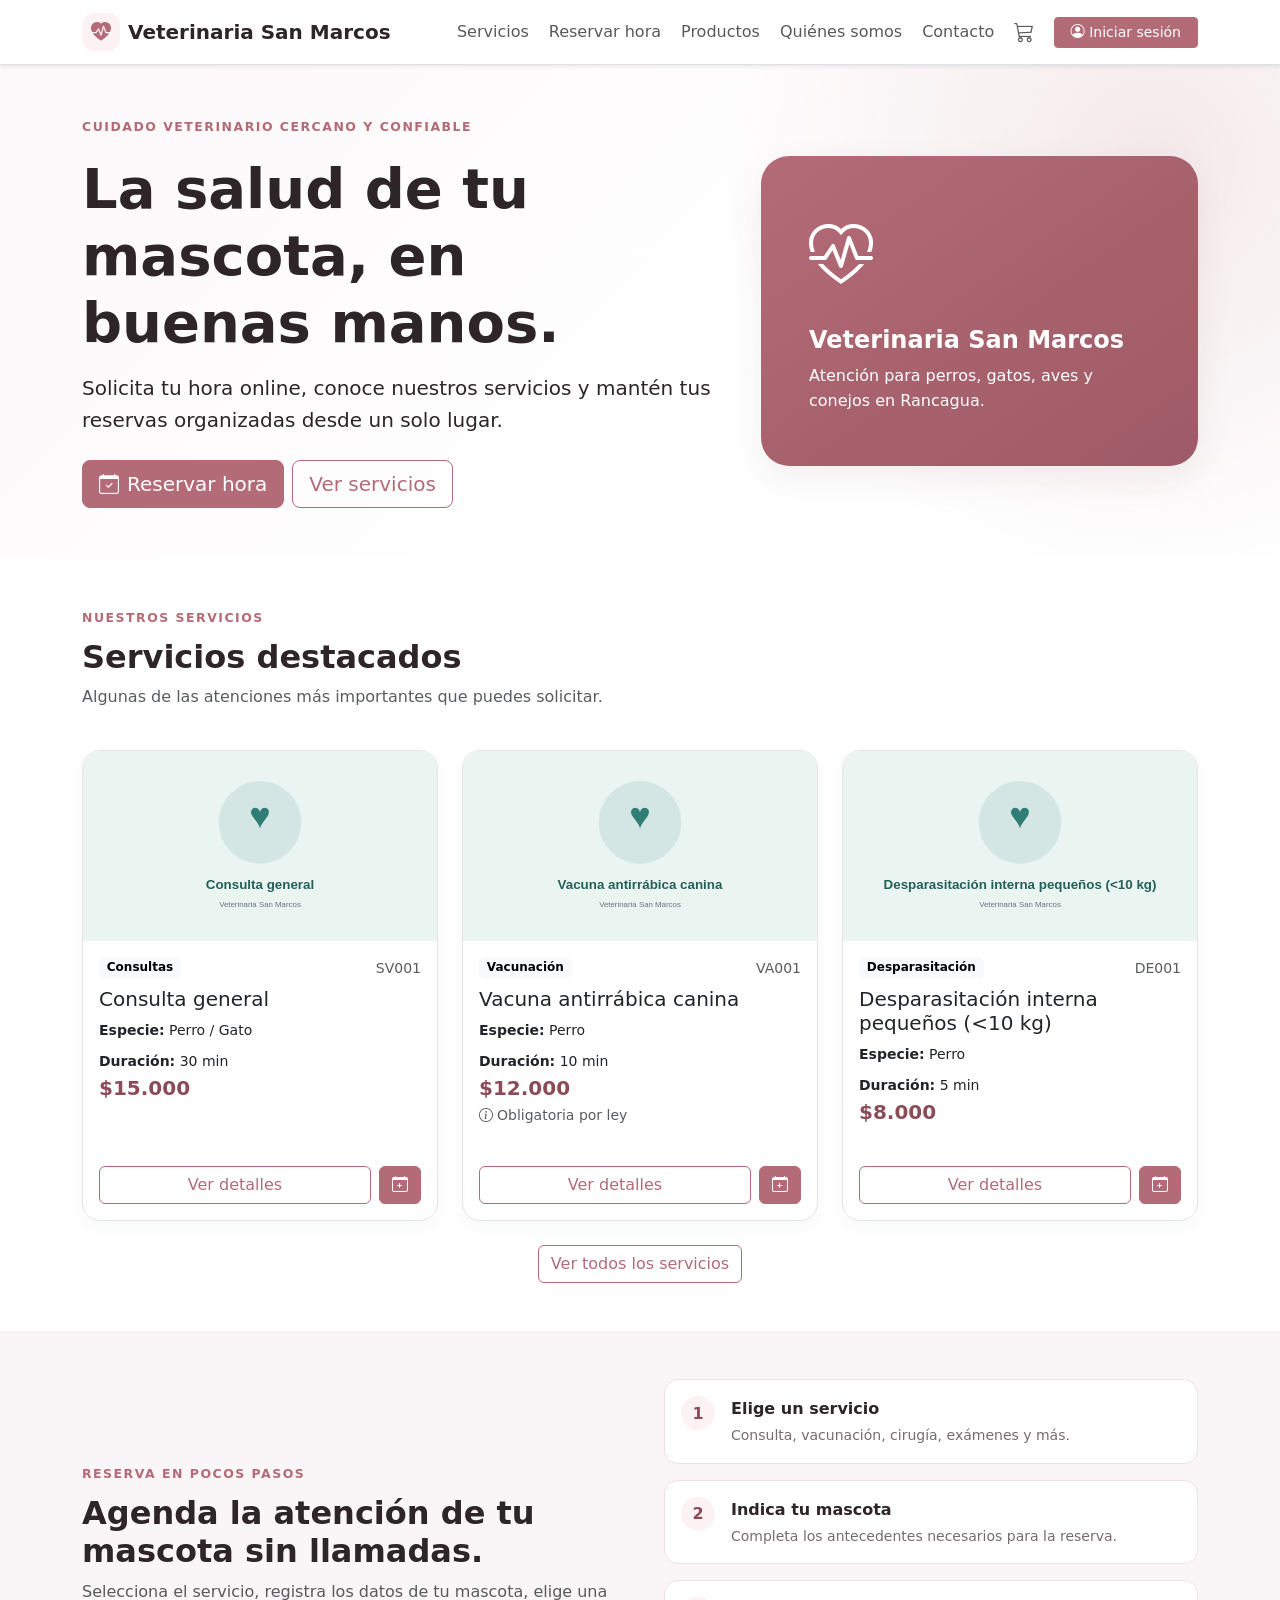
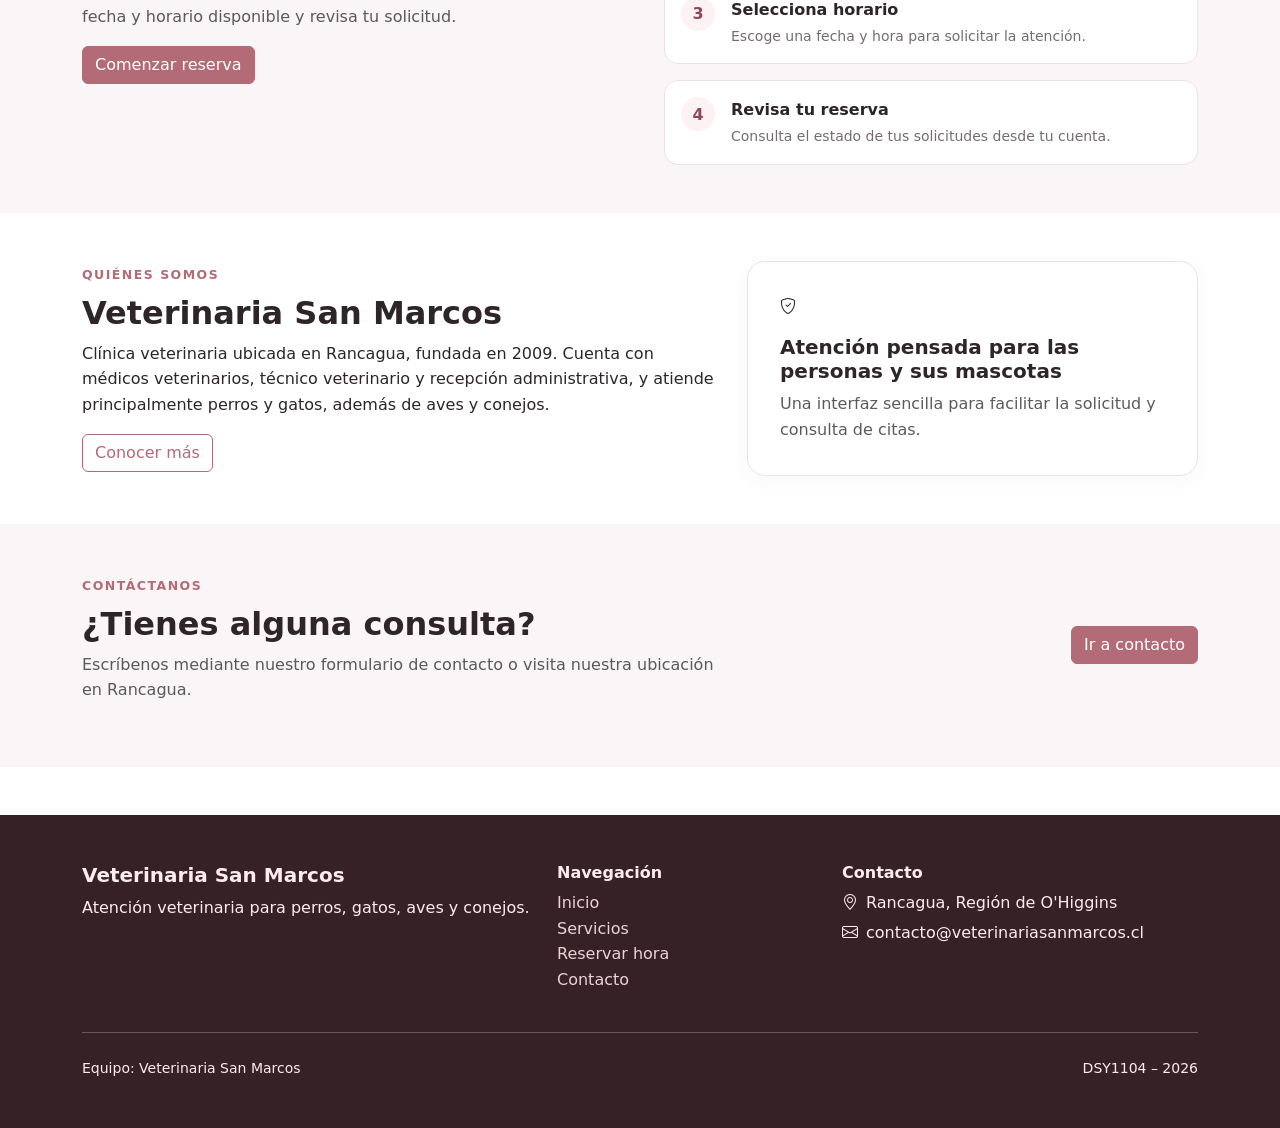
<file: index.html>
<!doctype html>
<html lang="es">
<head>
  <meta charset="utf-8">
  <meta name="viewport" content="width=device-width, initial-scale=1">
  <meta name="description" content="Veterinaria San Marcos - Sistema de reservas y servicios veterinarios">
  <title>Inicio | Veterinaria San Marcos</title>
  <link href="https://cdn.jsdelivr.net/npm/bootstrap@5.3.3/dist/css/bootstrap.min.css" rel="stylesheet">
  <link href="https://cdn.jsdelivr.net/npm/bootstrap-icons@1.11.3/font/bootstrap-icons.min.css" rel="stylesheet">
  <link rel="stylesheet" href="css/styles.css">
  <script src="https://cdn.jsdelivr.net/npm/bootstrap@5.3.3/dist/js/bootstrap.bundle.min.js"></script>
  <script src="js/datos.js" defer></script>
  <script src="js/storage.js" defer></script>
  <script src="js/userActivo.js" defer></script>
  <script src="js/carrito.js" defer></script>
</head>

<body>

<header class="site-header">
  <nav class="navbar navbar-expand-lg navbar-light bg-white border-bottom shadow-sm" aria-label="Navegación principal">
    <div class="container">
      <a class="navbar-brand d-flex align-items-center gap-2 fw-bold" href="../index.html">
        <span class="brand-icon" aria-hidden="true"><i class="bi bi-heart-pulse-fill"></i></span>
        <span>Veterinaria San Marcos</span>
      </a>

      <input class="nav-toggle" type="checkbox" id="navToggle" aria-label="Abrir menú de navegación">
      <label class="nav-toggle-label d-lg-none" for="navToggle" aria-hidden="true">
        <span></span><span></span><span></span>
      </label>

      <div class="navbar-collapse custom-collapse" id="mainNavigation">
                    <ul class="navbar-nav ms-auto align-items-lg-center gap-lg-1">
                        <li class="nav-item"><a class="nav-link" href="pages/servicios.html">Servicios</a></li>
                        <li class="nav-item"><a class="nav-link" href="pages/reservar.html">Reservar hora</a></li>
                        <li class="nav-item"><a class="nav-link" href="pages/productos.html">Productos</a></li>
                        <li class="nav-item"><a class="nav-link" href="pages/quienes-somos.html">Quiénes somos</a></li>
                        <li class="nav-item"><a class="nav-link" href="pages/contacto.html">Contacto</a></li>
                        
                        <li class="nav-item">
                            <a class="nav-link position-relative" href="#" data-bs-toggle="offcanvas" data-bs-target="#offcanvasCarrito" aria-controls="offcanvasCarrito">
                                <i class="bi bi-cart3 fs-5" id="iconoCarritoNav"></i>
                                <span class="position-absolute top-25 start-75 translate-middle badge rounded-pill bg-danger" id="badgeContadorCarrito">
                                    0
                                </span>
                            </a>
                        </li>
                        
                        <li class="nav-item ms-lg-2 dropdown">
                            <a class="btn btn-primary btn-sm px-3 dropdown-toggle"
                            href="pages/login.html"
                            id="btnLoginNav"
                            role="button"
                            data-bs-toggle="dropdown"
                            aria-expanded="false">
                                <i class="bi bi-person-circle me-1"></i> Iniciar sesión
                            </a>

                            <ul class="dropdown-menu dropdown-menu-end" aria-labelledby="btnLoginNav">
                                <li>
                                    <a class="dropdown-item" href="pages/mis-reservas.html">
                                        <i class="bi bi-calendar-check me-2"></i> Mis reservas
                                    </a>
                                </li>

                                <li>
                                    <a class="dropdown-item" href="pages/mis-compras.html">
                                        <i class="bi bi-bag-check me-2"></i> Mis compras
                                    </a>
                                </li>

                                <li><hr class="dropdown-divider"></li>

                                <li>
                                    <a class="dropdown-item" href="#" id="btnCerrarSesion">
                                        <i class="bi bi-box-arrow-right me-2"></i> Cerrar sesión
                                    </a>
                                </li>
                            </ul>
                        </li>
                    </ul>
                </div>
    </div>
  </nav>
</header>

<main>
  <section class="hero-section">
    <div class="container py-5">
      <div class="row align-items-center g-5">
        <div class="col-lg-7">
          <span class="eyebrow">Cuidado veterinario cercano y confiable</span>
          <h1 class="display-4 fw-bold mt-3">La salud de tu mascota, en buenas manos.</h1>
          <p class="lead mt-3">Solicita tu hora online, conoce nuestros servicios y mantén tus reservas organizadas desde un solo lugar.</p>
          <div class="d-flex flex-wrap gap-2 mt-4">
            <a href="pages/reservar.html" class="btn btn-primary btn-lg" id="btnReservarHero">
              <i class="bi bi-calendar-check me-2"></i>Reservar hora
            </a>
            <a href="pages/servicios.html" class="btn btn-outline-primary btn-lg" id="btnVerServiciosHero">
              Ver servicios
            </a>
          </div>
        </div>
        <div class="col-lg-5">
          <div class="hero-card">
            <i class="bi bi-heart-pulse hero-card-icon" aria-hidden="true"></i>
            <h2 class="h4 fw-bold">Veterinaria San Marcos</h2>
            <p class="mb-0">Atención para perros, gatos, aves y conejos en Rancagua.</p>
          </div>
        </div>
      </div>
    </div>
  </section>

  <section class="py-5" aria-labelledby="destacados-title">
    <div class="container">
      <div class="section-heading">
        <span class="eyebrow">Nuestros servicios</span>
        <h2 id="destacados-title" class="fw-bold mt-2">Servicios destacados</h2>
        <p class="text-muted">Algunas de las atenciones más importantes que puedes solicitar.</p>
      </div>
      <div class="row row-cols-1 row-cols-md-3 g-4 mt-1" id="serviciosDestacados">
        
<article class="col" id="servicio-sv001" data-id="SV001" data-category="Consultas" data-price="15000">
  <div class="card h-100 service-card">
    <img src="../img/servicios/sv001.svg" class="card-img-top catalog-image" alt="Ilustración del servicio Consulta general">
    <div class="card-body d-flex flex-column">
      <div class="d-flex justify-content-between gap-2 mb-2">
        <span class="badge text-bg-light">Consultas</span>
        <span class="small text-muted">SV001</span>
      </div>
      <h2 class="h5 card-title" id="nombre-sv001">Consulta general</h2>
      <p class="card-text small mb-2"><strong>Especie:</strong> Perro / Gato</p>
      <p class="card-text small mb-1"><strong>Duración:</strong> 30 min</p>
      <p class="h5 fw-bold price mb-1" id="precio-sv001">$15.000</p>
      <p class="small text-muted mb-3">&nbsp;</p>
      <div class="mt-auto d-flex gap-2">
        <a class="btn btn-outline-primary flex-grow-1" href="detalle-servicio.html?id=SV001" id="btnDetalle-sv001">Ver detalles</a>
        <a class="btn btn-primary" href="reservar.html?servicio=SV001" id="btnReservar-sv001" aria-label="Reservar Consulta general"><i class="bi bi-calendar-plus"></i></a>
      </div>
    </div>
  </div>
</article>
        
<article class="col" id="servicio-va001" data-id="VA001" data-category="Vacunación" data-price="12000">
  <div class="card h-100 service-card">
    <img src="../img/servicios/va001.svg" class="card-img-top catalog-image" alt="Ilustración del servicio Vacuna antirrábica canina">
    <div class="card-body d-flex flex-column">
      <div class="d-flex justify-content-between gap-2 mb-2">
        <span class="badge text-bg-light">Vacunación</span>
        <span class="small text-muted">VA001</span>
      </div>
      <h2 class="h5 card-title" id="nombre-va001">Vacuna antirrábica canina</h2>
      <p class="card-text small mb-2"><strong>Especie:</strong> Perro</p>
      <p class="card-text small mb-1"><strong>Duración:</strong> 10 min</p>
      <p class="h5 fw-bold price mb-1" id="precio-va001">$12.000</p>
      <p class="small text-muted mb-3"><i class="bi bi-info-circle me-1"></i>Obligatoria por ley</p>
      <div class="mt-auto d-flex gap-2">
        <a class="btn btn-outline-primary flex-grow-1" href="detalle-servicio.html?id=VA001" id="btnDetalle-va001">Ver detalles</a>
        <a class="btn btn-primary" href="reservar.html?servicio=VA001" id="btnReservar-va001" aria-label="Reservar Vacuna antirrábica canina"><i class="bi bi-calendar-plus"></i></a>
      </div>
    </div>
  </div>
</article>
        
<article class="col" id="servicio-de001" data-id="DE001" data-category="Desparasitación" data-price="8000">
  <div class="card h-100 service-card">
    <img src="../img/servicios/de001.svg" class="card-img-top catalog-image" alt="Ilustración del servicio Desparasitación interna pequeños (&lt;10 kg)">
    <div class="card-body d-flex flex-column">
      <div class="d-flex justify-content-between gap-2 mb-2">
        <span class="badge text-bg-light">Desparasitación</span>
        <span class="small text-muted">DE001</span>
      </div>
      <h2 class="h5 card-title" id="nombre-de001">Desparasitación interna pequeños (&lt;10 kg)</h2>
      <p class="card-text small mb-2"><strong>Especie:</strong> Perro</p>
      <p class="card-text small mb-1"><strong>Duración:</strong> 5 min</p>
      <p class="h5 fw-bold price mb-1" id="precio-de001">$8.000</p>
      <p class="small text-muted mb-3">&nbsp;</p>
      <div class="mt-auto d-flex gap-2">
        <a class="btn btn-outline-primary flex-grow-1" href="detalle-servicio.html?id=DE001" id="btnDetalle-de001">Ver detalles</a>
        <a class="btn btn-primary" href="reservar.html?servicio=DE001" id="btnReservar-de001" aria-label="Reservar Desparasitación interna pequeños (&lt;10 kg)"><i class="bi bi-calendar-plus"></i></a>
      </div>
    </div>
  </div>
</article>
      </div>
      <div class="text-center mt-4">
        <a href="pages/servicios.html" class="btn btn-outline-primary">Ver todos los servicios</a>
      </div>
    </div>
  </section>

  <section class="py-5 bg-soft">
    <div class="container">
      <div class="row align-items-center g-5">
        <div class="col-lg-6">
          <span class="eyebrow">Reserva en pocos pasos</span>
          <h2 class="fw-bold mt-2">Agenda la atención de tu mascota sin llamadas.</h2>
          <p class="text-muted">Selecciona el servicio, registra los datos de tu mascota, elige una fecha y horario disponible y revisa tu solicitud.</p>
          <a href="pages/reservar.html" class="btn btn-primary" id="btnReservarProceso">Comenzar reserva</a>
        </div>
        <div class="col-lg-6">
          <ol class="process-list">
            <li><span>1</span><div><strong>Elige un servicio</strong><small>Consulta, vacunación, cirugía, exámenes y más.</small></div></li>
            <li><span>2</span><div><strong>Indica tu mascota</strong><small>Completa los antecedentes necesarios para la reserva.</small></div></li>
            <li><span>3</span><div><strong>Selecciona horario</strong><small>Escoge una fecha y hora para solicitar la atención.</small></div></li>
            <li><span>4</span><div><strong>Revisa tu reserva</strong><small>Consulta el estado de tus solicitudes desde tu cuenta.</small></div></li>
          </ol>
        </div>
      </div>
    </div>
  </section>

  <section class="py-5" id="quienesSomosResumen">
    <div class="container">
      <div class="row g-4">
        <div class="col-lg-7">
          <span class="eyebrow">Quiénes somos</span>
          <h2 class="fw-bold mt-2">Veterinaria San Marcos</h2>
          <p>Clínica veterinaria ubicada en Rancagua, fundada en 2009. Cuenta con médicos veterinarios, técnico veterinario y recepción administrativa, y atiende principalmente perros y gatos, además de aves y conejos.</p>
          <a href="pages/quienes-somos.html" class="btn btn-outline-primary">Conocer más</a>
        </div>
        <div class="col-lg-5">
          <div class="info-panel">
            <i class="bi bi-shield-check"></i>
            <h3 class="h5 fw-bold mt-3">Atención pensada para las personas y sus mascotas</h3>
            <p class="mb-0 text-muted">Una interfaz sencilla para facilitar la solicitud y consulta de citas.</p>
          </div>
        </div>
      </div>
    </div>
  </section>

  <section class="py-5 bg-soft" id="contactoResumen">
    <div class="container">
      <div class="row align-items-center g-4">
        <div class="col-md-7">
          <span class="eyebrow">Contáctanos</span>
          <h2 class="fw-bold mt-2">¿Tienes alguna consulta?</h2>
          <p class="text-muted">Escríbenos mediante nuestro formulario de contacto o visita nuestra ubicación en Rancagua.</p>
        </div>
        <div class="col-md-5 text-md-end">
          <a href="pages/contacto.html" class="btn btn-primary" id="btnContacto">Ir a contacto</a>
        </div>
      </div>
    </div>
  </section>
</main>

<footer class="site-footer mt-5">
  <div class="container py-5">
    <div class="row g-4">
      <div class="col-lg-5">
        <h2 class="h5 fw-bold">Veterinaria San Marcos</h2>
        <p class="mb-0">Atención veterinaria para perros, gatos, aves y conejos.</p>
      </div>
      <div class="col-sm-6 col-lg-3">
        <h2 class="h6 fw-bold">Navegación</h2>
        <ul class="list-unstyled footer-links">
          <li><a href="../index.html">Inicio</a></li>
          <li><a href="servicios.html">Servicios</a></li>
          <li><a href="reservar.html">Reservar hora</a></li>
          <li><a href="contacto.html">Contacto</a></li>
        </ul>
      </div>
      <div class="col-sm-6 col-lg-4">
        <h2 class="h6 fw-bold">Contacto</h2>
        <p class="mb-1"><i class="bi bi-geo-alt me-2"></i>Rancagua, Región de O'Higgins</p>
        <p class="mb-0"><i class="bi bi-envelope me-2"></i>contacto@veterinariasanmarcos.cl</p>
      </div>
    </div>
    <hr class="my-4">
    <div class="small d-flex flex-column flex-md-row justify-content-between gap-2">
      <span>Equipo: Veterinaria San Marcos</span>
      <span>DSY1104 – 2026</span>
    </div>
  </div>
</footer>


<script src="js/script.js"></script>
</body>
</html>
</file>
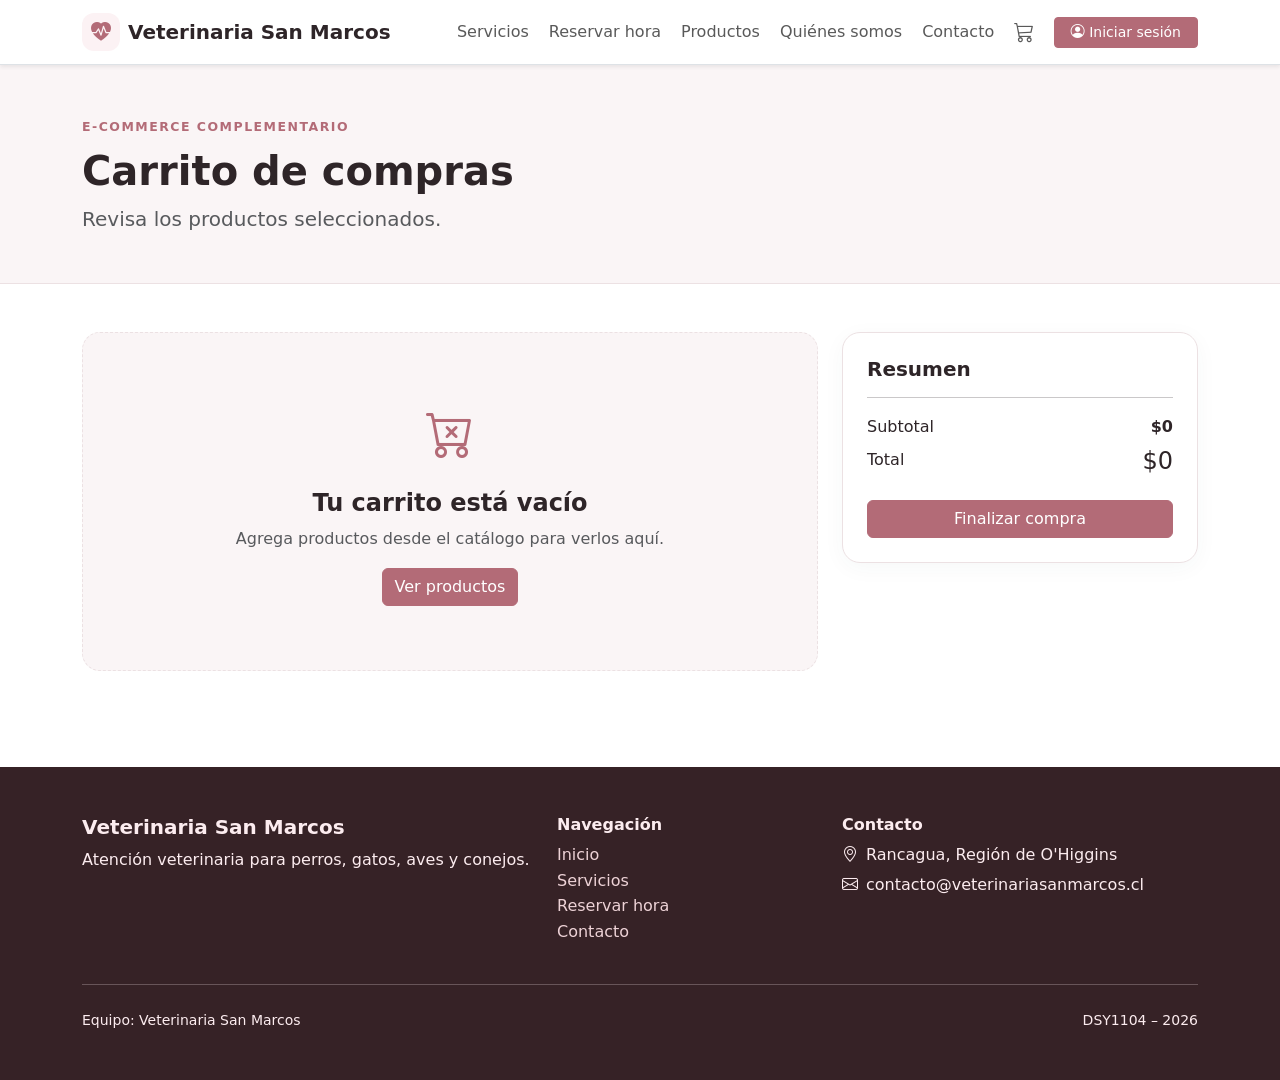
<file: pages/carrito.html>
<!doctype html>
<html lang="es">
<head>
  <meta charset="utf-8">
  <meta name="viewport" content="width=device-width, initial-scale=1">
  <meta name="description" content="Veterinaria San Marcos - Sistema de reservas y servicios veterinarios">
  <title>Carrito | Veterinaria San Marcos</title>
  <link href="https://cdn.jsdelivr.net/npm/bootstrap@5.3.3/dist/css/bootstrap.min.css" rel="stylesheet">
  <link href="https://cdn.jsdelivr.net/npm/bootstrap-icons@1.11.3/font/bootstrap-icons.min.css" rel="stylesheet">
  <link rel="stylesheet" href="../css/styles.css">
    <script src="https://cdn.jsdelivr.net/npm/bootstrap@5.3.3/dist/js/bootstrap.bundle.min.js"></script>
    <script src="../js/datos.js" defer></script>
    <script src="../js/storage.js" defer></script>
    <script src="../js/userActivo.js" defer></script>
    <script src="../js/carrito.js" defer></script>
</head>

<body>

<header class="site-header">
  <nav class="navbar navbar-expand-lg navbar-light bg-white border-bottom shadow-sm" aria-label="Navegación principal">
    <div class="container">
      <a class="navbar-brand d-flex align-items-center gap-2 fw-bold" href="../../index.html">
        <span class="brand-icon" aria-hidden="true"><i class="bi bi-heart-pulse-fill"></i></span>
        <span>Veterinaria San Marcos</span>
      </a>

      <input class="nav-toggle" type="checkbox" id="navToggle" aria-label="Abrir menú de navegación">
      <label class="nav-toggle-label d-lg-none" for="navToggle" aria-hidden="true">
        <span></span><span></span><span></span>
      </label>

      <div class="navbar-collapse custom-collapse" id="mainNavigation">
                    <ul class="navbar-nav ms-auto align-items-lg-center gap-lg-1">
                        <li class="nav-item"><a class="nav-link" href="servicios.html">Servicios</a></li>
                        <li class="nav-item"><a class="nav-link" href="reservar.html">Reservar hora</a></li>
                        <li class="nav-item"><a class="nav-link" href="productos.html">Productos</a></li>
                        <li class="nav-item"><a class="nav-link" href="quienes-somos.html">Quiénes somos</a></li>
                        <li class="nav-item"><a class="nav-link" href="contacto.html">Contacto</a></li>
                        
                        <li class="nav-item">
                            <a class="nav-link position-relative" href="#" data-bs-toggle="offcanvas" data-bs-target="#offcanvasCarrito" aria-controls="offcanvasCarrito">
                                <i class="bi bi-cart3 fs-5" id="iconoCarritoNav"></i>
                                <span class="position-absolute top-25 start-75 translate-middle badge rounded-pill bg-danger" id="badgeContadorCarrito">
                                    0
                                </span>
                            </a>
                        </li>
                        
                        <li class="nav-item ms-lg-2 dropdown">
                            <a class="btn btn-primary btn-sm px-3 dropdown-toggle"
                            href="login.html"
                            id="btnLoginNav"
                            role="button"
                            data-bs-toggle="dropdown"
                            aria-expanded="false">
                                <i class="bi bi-person-circle me-1"></i> Iniciar sesión
                            </a>

                            <ul class="dropdown-menu dropdown-menu-end" aria-labelledby="btnLoginNav">
                                <li>
                                    <a class="dropdown-item" href="mis-reservas.html">
                                        <i class="bi bi-calendar-check me-2"></i> Mis reservas
                                    </a>
                                </li>

                                <li>
                                    <a class="dropdown-item" href="mis-compras.html">
                                        <i class="bi bi-bag-check me-2"></i> Mis compras
                                    </a>
                                </li>

                                <li><hr class="dropdown-divider"></li>

                                <li>
                                    <a class="dropdown-item" href="#" id="btnCerrarSesion">
                                        <i class="bi bi-box-arrow-right me-2"></i> Cerrar sesión
                                    </a>
                                </li>
                            </ul>
                        </li>
                    </ul>
                </div>
    </div>
  </nav>
</header>

<main>
  <section class="page-hero">
    <div class="container py-5">
      <span class="eyebrow">E-commerce complementario</span>
      <h1 class="display-6 fw-bold mt-2">Carrito de compras</h1>
      <p class="lead text-muted mb-0">Revisa los productos seleccionados.</p>
    </div>
  </section>
  <section class="py-5">
    <div class="container">
      <div class="row g-4">
        <div class="col-lg-8">
          <div id="carritoVacio" class="empty-state">
            <i class="bi bi-cart-x"></i>
            <h2 class="h4 fw-bold mt-3">Tu carrito está vacío</h2>
            <p class="text-muted">Agrega productos desde el catálogo para verlos aquí.</p>
            <a href="productos.html" class="btn btn-primary">Ver productos</a>
          </div>
          <div class="d-none" id="contenedorCarrito">
            <div id="listaCarrito" class="d-grid gap-3"></div>
            <button type="button" class="btn btn-outline-danger mt-3" id="btnVaciarCarrito">
              <i class="bi bi-trash me-1"></i>Vaciar carrito
            </button>
          </div>
        </div>
        <aside class="col-lg-4">
          <div class="summary-card">
            <h2 class="h5 fw-bold">Resumen</h2>
            <hr>
            <div class="d-flex justify-content-between"><span>Subtotal</span><strong id="subtotalCarrito">$0</strong></div>
            <div class="d-flex justify-content-between mt-2"><span>Total</span><strong class="h4 mb-0" id="totalCarrito">$0</strong></div>
            <button type="button" class="btn btn-primary w-100 mt-4" id="btnFinalizarCompra">Finalizar compra</button>
            <div class="alert alert-success d-none mt-3" id="mensajeCompraExitosa" role="status"></div>
          </div>
        </aside>
      </div>
    </div>
  </section>
</main>

<footer class="site-footer mt-5">
  <div class="container py-5">
    <div class="row g-4">
      <div class="col-lg-5">
        <h2 class="h5 fw-bold">Veterinaria San Marcos</h2>
        <p class="mb-0">Atención veterinaria para perros, gatos, aves y conejos.</p>
      </div>
      <div class="col-sm-6 col-lg-3">
        <h2 class="h6 fw-bold">Navegación</h2>
        <ul class="list-unstyled footer-links">
          <li><a href="../index.html">Inicio</a></li>
          <li><a href="servicios.html">Servicios</a></li>
          <li><a href="reservar.html">Reservar hora</a></li>
          <li><a href="contacto.html">Contacto</a></li>
        </ul>
      </div>
      <div class="col-sm-6 col-lg-4">
        <h2 class="h6 fw-bold">Contacto</h2>
        <p class="mb-1"><i class="bi bi-geo-alt me-2"></i>Rancagua, Región de O'Higgins</p>
        <p class="mb-0"><i class="bi bi-envelope me-2"></i>contacto@veterinariasanmarcos.cl</p>
      </div>
    </div>
    <hr class="my-4">
    <div class="small d-flex flex-column flex-md-row justify-content-between gap-2">
      <span>Equipo: Veterinaria San Marcos</span>
      <span>DSY1104 – 2026</span>
    </div>
  </div>
</footer>


<script src="../js/script.js"></script>
</body>
</html>
</file>
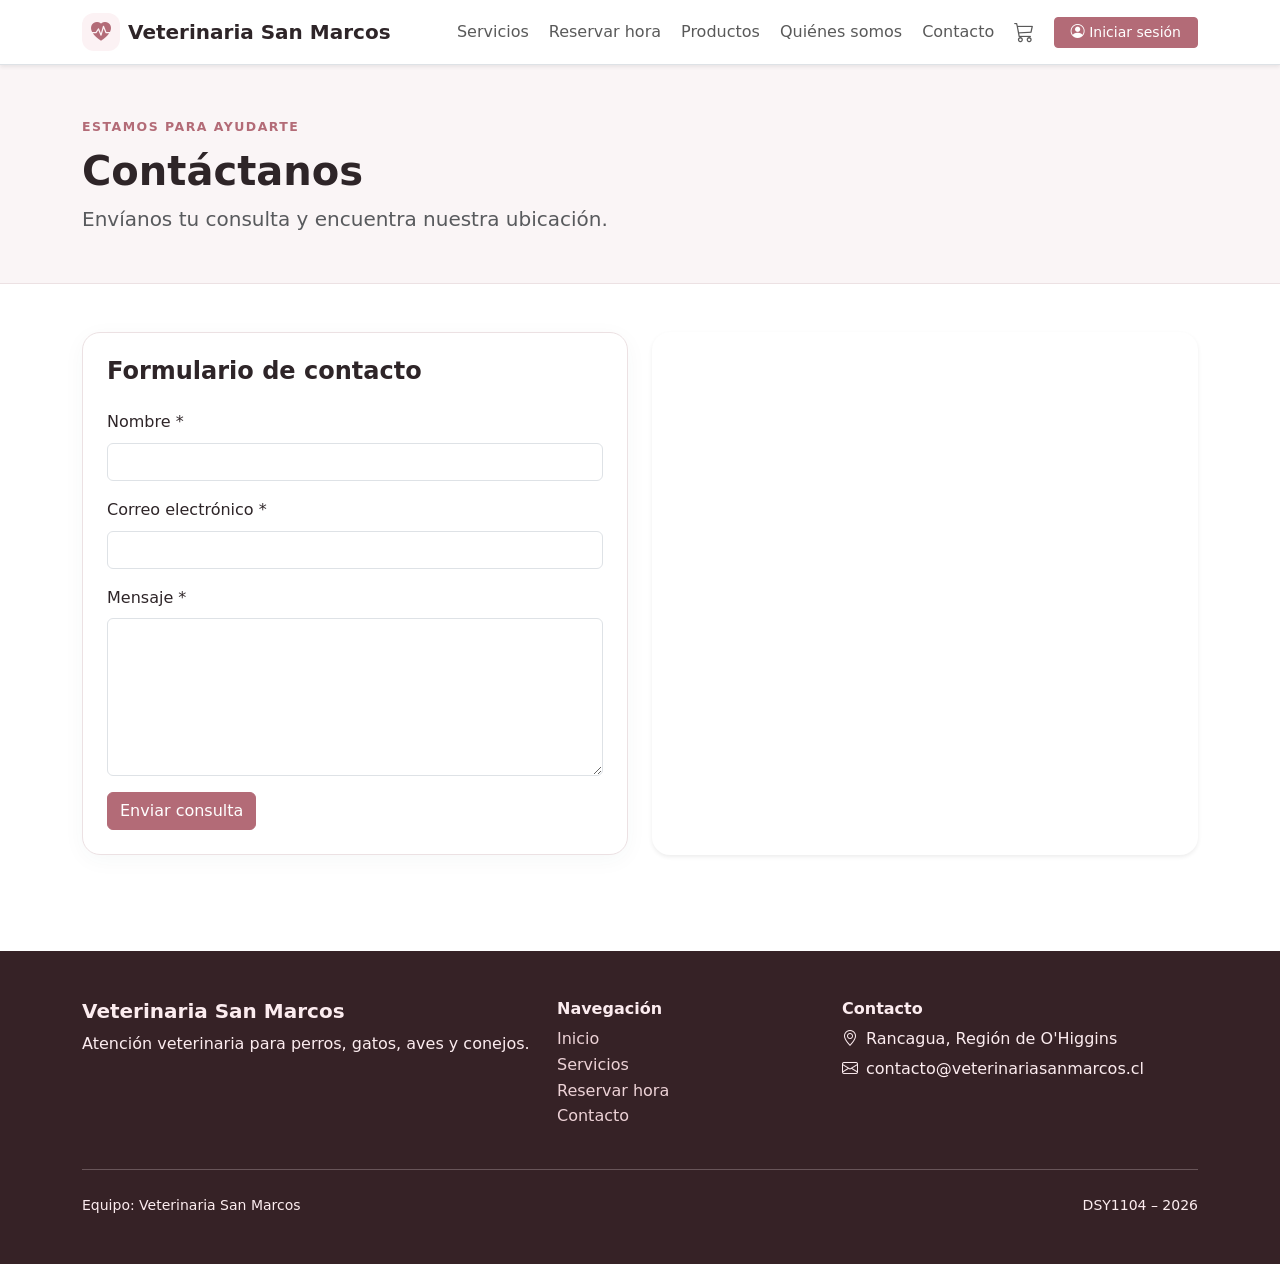
<file: pages/contacto.html>
<!doctype html>
<html lang="es">
<head>
  <meta charset="utf-8">
  <meta name="viewport" content="width=device-width, initial-scale=1">
  <meta name="description" content="Veterinaria San Marcos - Sistema de reservas y servicios veterinarios">
  <title>Contacto | Veterinaria San Marcos</title>
  <link href="https://cdn.jsdelivr.net/npm/bootstrap@5.3.3/dist/css/bootstrap.min.css" rel="stylesheet">
  <link href="https://cdn.jsdelivr.net/npm/bootstrap-icons@1.11.3/font/bootstrap-icons.min.css" rel="stylesheet">
  <link rel="stylesheet" href="../css/styles.css">
    <script src="https://cdn.jsdelivr.net/npm/bootstrap@5.3.3/dist/js/bootstrap.bundle.min.js"></script>
    <script src="../js/userActivo.js" defer></script>
    <script src="../js/carrito.js" defer></script>
</head>

<body>

<header class="site-header">
  <nav class="navbar navbar-expand-lg navbar-light bg-white border-bottom shadow-sm" aria-label="Navegación principal">
    <div class="container">
      <a class="navbar-brand d-flex align-items-center gap-2 fw-bold" href="../../index.html">
        <span class="brand-icon" aria-hidden="true"><i class="bi bi-heart-pulse-fill"></i></span>
        <span>Veterinaria San Marcos</span>
      </a>

      <input class="nav-toggle" type="checkbox" id="navToggle" aria-label="Abrir menú de navegación">
      <label class="nav-toggle-label d-lg-none" for="navToggle" aria-hidden="true">
        <span></span><span></span><span></span>
      </label>

      <div class="navbar-collapse custom-collapse" id="mainNavigation">
                    <ul class="navbar-nav ms-auto align-items-lg-center gap-lg-1">
                        <li class="nav-item"><a class="nav-link" href="servicios.html">Servicios</a></li>
                        <li class="nav-item"><a class="nav-link" href="reservar.html">Reservar hora</a></li>
                        <li class="nav-item"><a class="nav-link" href="productos.html">Productos</a></li>
                        <li class="nav-item"><a class="nav-link" href="quienes-somos.html">Quiénes somos</a></li>
                        <li class="nav-item"><a class="nav-link" href="contacto.html">Contacto</a></li>
                        
                        <li class="nav-item">
                            <a class="nav-link position-relative" href="#" data-bs-toggle="offcanvas" data-bs-target="#offcanvasCarrito" aria-controls="offcanvasCarrito">
                                <i class="bi bi-cart3 fs-5" id="iconoCarritoNav"></i>
                                <span class="position-absolute top-25 start-75 translate-middle badge rounded-pill bg-danger" id="badgeContadorCarrito">
                                    0
                                </span>
                            </a>
                        </li>
                        
                        <li class="nav-item ms-lg-2 dropdown">
                            <a class="btn btn-primary btn-sm px-3 dropdown-toggle"
                            href="login.html"
                            id="btnLoginNav"
                            role="button"
                            data-bs-toggle="dropdown"
                            aria-expanded="false">
                                <i class="bi bi-person-circle me-1"></i> Iniciar sesión
                            </a>

                            <ul class="dropdown-menu dropdown-menu-end" aria-labelledby="btnLoginNav">
                                <li>
                                    <a class="dropdown-item" href="mis-reservas.html">
                                        <i class="bi bi-calendar-check me-2"></i> Mis reservas
                                    </a>
                                </li>

                                <li>
                                    <a class="dropdown-item" href="mis-compras.html">
                                        <i class="bi bi-bag-check me-2"></i> Mis compras
                                    </a>
                                </li>

                                <li><hr class="dropdown-divider"></li>

                                <li>
                                    <a class="dropdown-item" href="#" id="btnCerrarSesion">
                                        <i class="bi bi-box-arrow-right me-2"></i> Cerrar sesión
                                    </a>
                                </li>
                            </ul>
                        </li>
                    </ul>
                </div>
    </div>
  </nav>
</header>

<main>
  <section class="page-hero">
    <div class="container py-5">
      <span class="eyebrow">Estamos para ayudarte</span>
      <h1 class="display-6 fw-bold mt-2">Contáctanos</h1>
      <p class="lead text-muted mb-0">Envíanos tu consulta y encuentra nuestra ubicación.</p>
    </div>
  </section>
  <section class="py-5">
    <div class="container">
      <div class="row g-4">
        <div class="col-lg-6">
          <div class="form-section h-100">
            <h2 class="h4 fw-bold">Formulario de contacto</h2>
            <form id="formContacto" class="mt-4" novalidate>
              <div class="mb-3">
                <label for="nombreContacto" class="form-label">Nombre *</label>
                <input type="text" class="form-control" id="nombreContacto" name="nombre" required>
                <div class="invalid-feedback" id="errorNombreContacto"></div>
              </div>
              <div class="mb-3">
                <label for="emailContacto" class="form-label">Correo electrónico *</label>
                <input type="email" class="form-control" id="emailContacto" name="email" required>
                <div class="invalid-feedback" id="errorEmailContacto"></div>
              </div>
              <div class="mb-3">
                <label for="mensajeContacto" class="form-label">Mensaje *</label>
                <textarea class="form-control" id="mensajeContacto" name="mensaje" rows="6" required></textarea>
                <div class="invalid-feedback" id="errorMensajeContacto"></div>
              </div>
              <div class="alert alert-danger d-none" id="mensajeErrorContacto" role="alert"></div>
              <div class="alert alert-success d-none" id="mensajeExitoContacto" role="status"></div>
              <button type="submit" class="btn btn-primary" id="btnEnviarContacto">Enviar consulta</button>
            </form>
          </div>
        </div>
        <div class="col-lg-6">
          <!-- Contenedor del mapa con bordes redondeados y sombra suave acorde al diseño -->
          <div class="card h-100 border-0 shadow-sm overflow-hidden" id="mapaVeterinaria" style="border-radius: 18px; min-height: 450px;">
            <!-- 
              Mapa interactivo de Google Maps embebido con <iframe>:
              - src: URL pública de Google Maps con la ubicación (Rancagua, O'Higgins) en formato embed (sin costo ni API key).
              - width="100%" y height="100%": Permite que el mapa ocupe todo el espacio del contenedor de forma responsiva.
              - style="border: 0; min-height: 450px;": Quita el borde por defecto y asegura altura visible en celulares y PCs.
              - allowfullscreen="": Permite al usuario ver el mapa en pantalla completa si hace clic en el botón del mapa.
              - loading="lazy": Carga diferida; el navegador solo descarga el mapa cuando el usuario llega a esta sección, ahorrando datos y acelerando la página.
              - referrerpolicy="no-referrer-when-downgrade": Protección de privacidad recomendada por los estándares web.
            -->
            <iframe
              title="Ubicación de Veterinaria San Marcos en Google Maps"
              src="https://www.google.com/maps?q=Rancagua,+Regi%C3%B3n+de+O%27Higgins,+Chile&output=embed"
              width="100%"
              height="100%"
              style="border: 0; min-height: 450px;"
              allowfullscreen=""
              loading="lazy"
              referrerpolicy="no-referrer-when-downgrade">
            </iframe>
          </div>
        </div>
      </div>
    </div>
  </section>
</main>

<footer class="site-footer mt-5">
  <div class="container py-5">
    <div class="row g-4">
      <div class="col-lg-5">
        <h2 class="h5 fw-bold">Veterinaria San Marcos</h2>
        <p class="mb-0">Atención veterinaria para perros, gatos, aves y conejos.</p>
      </div>
      <div class="col-sm-6 col-lg-3">
        <h2 class="h6 fw-bold">Navegación</h2>
        <ul class="list-unstyled footer-links">
          <li><a href="../index.html">Inicio</a></li>
          <li><a href="servicios.html">Servicios</a></li>
          <li><a href="reservar.html">Reservar hora</a></li>
          <li><a href="contacto.html">Contacto</a></li>
        </ul>
      </div>
      <div class="col-sm-6 col-lg-4">
        <h2 class="h6 fw-bold">Contacto</h2>
        <p class="mb-1"><i class="bi bi-geo-alt me-2"></i>Rancagua, Región de O'Higgins</p>
        <p class="mb-0"><i class="bi bi-envelope me-2"></i>contacto@veterinariasanmarcos.cl</p>
      </div>
    </div>
    <hr class="my-4">
    <div class="small d-flex flex-column flex-md-row justify-content-between gap-2">
      <span>Equipo: Veterinaria San Marcos</span>
      <span>DSY1104 – 2026</span>
    </div>
  </div>
</footer>


<script src="../js/script.js"></script>
</body>
</html>
</file>
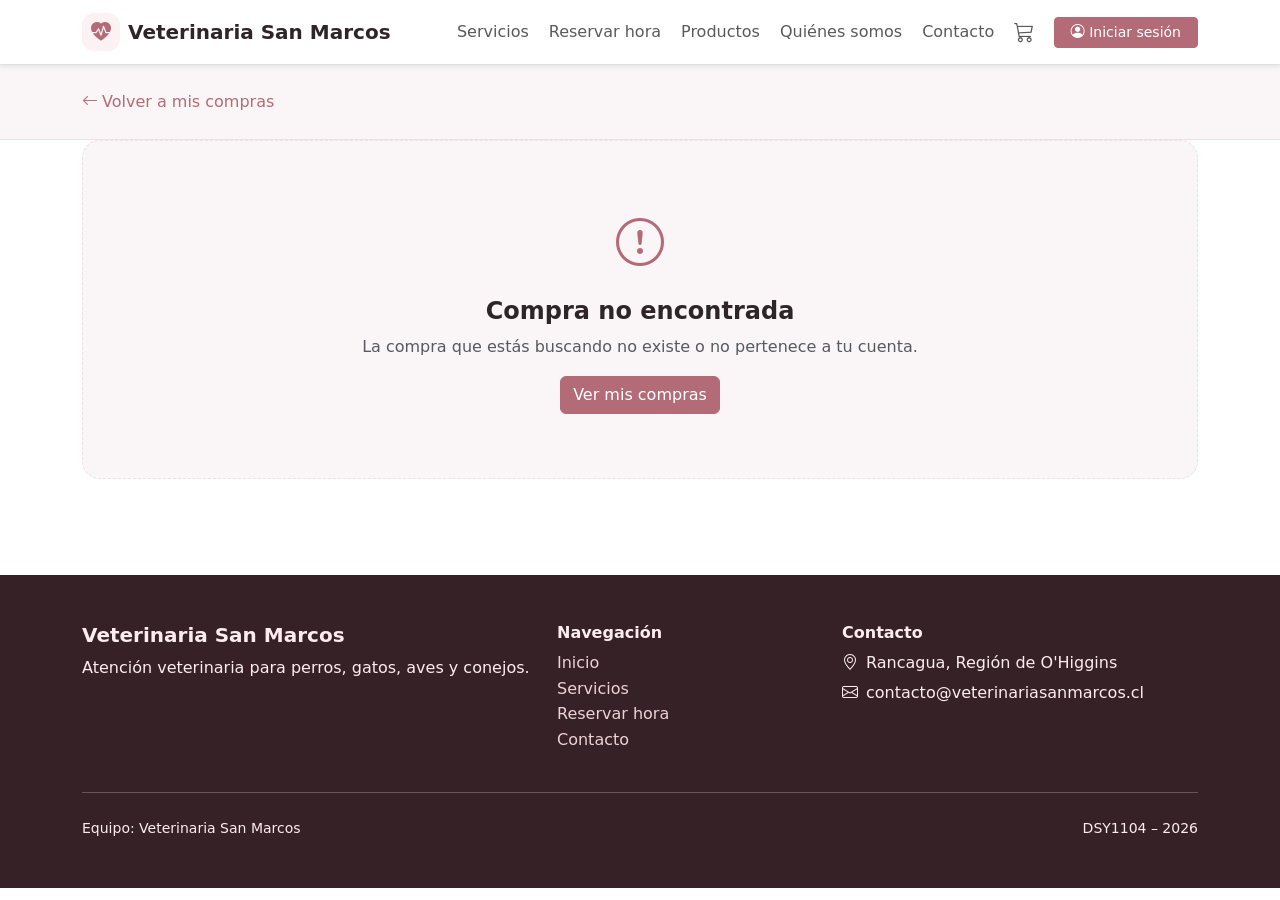
<file: pages/detalle-compra.html>
<!doctype html>
<html lang="es">
<head>
  <meta charset="utf-8">
  <meta name="viewport" content="width=device-width, initial-scale=1">
  <meta name="description" content="Detalle de compra - Veterinaria San Marcos">
  <title>Detalle de compra | Veterinaria San Marcos</title>
  <link href="https://cdn.jsdelivr.net/npm/bootstrap@5.3.3/dist/css/bootstrap.min.css" rel="stylesheet">
  <link href="https://cdn.jsdelivr.net/npm/bootstrap-icons@1.11.3/font/bootstrap-icons.min.css" rel="stylesheet">
  <link rel="stylesheet" href="../css/styles.css">
    <script src="https://cdn.jsdelivr.net/npm/bootstrap@5.3.3/dist/js/bootstrap.bundle.min.js"></script>
    <script src="../js/datos.js" defer></script>
    <script src="../js/storage.js" defer></script>
    <script src="../js/userActivo.js" defer></script>
    <script src="../js/carrito.js" defer></script>
    <script src="../js/detalle-compra.js" defer></script>
</head>

<body>

<header class="site-header">
  <nav class="navbar navbar-expand-lg navbar-light bg-white border-bottom shadow-sm" aria-label="Navegación principal">
    <div class="container">
      <a class="navbar-brand d-flex align-items-center gap-2 fw-bold" href="../../index.html">
        <span class="brand-icon" aria-hidden="true"><i class="bi bi-heart-pulse-fill"></i></span>
        <span>Veterinaria San Marcos</span>
      </a>

      <input class="nav-toggle" type="checkbox" id="navToggle" aria-label="Abrir menú de navegación">
      <label class="nav-toggle-label d-lg-none" for="navToggle" aria-hidden="true">
        <span></span><span></span><span></span>
      </label>

      <div class="navbar-collapse custom-collapse" id="mainNavigation">
                    <ul class="navbar-nav ms-auto align-items-lg-center gap-lg-1">
                        <li class="nav-item"><a class="nav-link" href="servicios.html">Servicios</a></li>
                        <li class="nav-item"><a class="nav-link" href="reservar.html">Reservar hora</a></li>
                        <li class="nav-item"><a class="nav-link" href="productos.html">Productos</a></li>
                        <li class="nav-item"><a class="nav-link" href="quienes-somos.html">Quiénes somos</a></li>
                        <li class="nav-item"><a class="nav-link" href="contacto.html">Contacto</a></li>
                        
                        <li class="nav-item">
                            <a class="nav-link position-relative" href="#" data-bs-toggle="offcanvas" data-bs-target="#offcanvasCarrito" aria-controls="offcanvasCarrito">
                                <i class="bi bi-cart3 fs-5" id="iconoCarritoNav"></i>
                                <span class="position-absolute top-25 start-75 translate-middle badge rounded-pill bg-danger" id="badgeContadorCarrito">
                                    0
                                </span>
                            </a>
                        </li>
                        
                        <li class="nav-item ms-lg-2 dropdown">
                            <a class="btn btn-primary btn-sm px-3 dropdown-toggle"
                            href="login.html"
                            id="btnLoginNav"
                            role="button"
                            data-bs-toggle="dropdown"
                            aria-expanded="false">
                                <i class="bi bi-person-circle me-1"></i> Iniciar sesión
                            </a>

                            <ul class="dropdown-menu dropdown-menu-end" aria-labelledby="btnLoginNav">
                                <li>
                                    <a class="dropdown-item" href="mis-reservas.html">
                                        <i class="bi bi-calendar-check me-2"></i> Mis reservas
                                    </a>
                                </li>

                                <li>
                                    <a class="dropdown-item" href="mis-compras.html">
                                        <i class="bi bi-bag-check me-2"></i> Mis compras
                                    </a>
                                </li>

                                <li><hr class="dropdown-divider"></li>

                                <li>
                                    <a class="dropdown-item" href="#" id="btnCerrarSesion">
                                        <i class="bi bi-box-arrow-right me-2"></i> Cerrar sesión
                                    </a>
                                </li>
                            </ul>
                        </li>
                    </ul>
                </div>
    </div>
  </nav>
</header>

<main>
  <section class="page-hero">
    <div class="container py-4">
      <a class="text-decoration-none" href="mis-compras.html">
        <i class="bi bi-arrow-left me-1"></i>Volver a mis compras
      </a>
    </div>
  </section>

  <section class="pb-5">
    <div class="container">

      <div id="estadoCompraNoEncontrada" class="empty-state d-none">
        <i class="bi bi-exclamation-circle"></i>
        <h2 class="h4 fw-bold mt-3">Compra no encontrada</h2>
        <p class="text-muted">La compra que estás buscando no existe o no pertenece a tu cuenta.</p>
        <a href="mis-compras.html" class="btn btn-primary" id="btnVolverCompras">
          Ver mis compras
        </a>
      </div>

      <article class="detail-card" id="detalleCompra">

        <div class="p-4 p-lg-5">

          <div class="d-flex flex-column flex-md-row justify-content-between gap-3 mb-4">
            <div>
              <span class="badge text-bg-light">Compra</span>
              <h1 class="display-6 fw-bold mt-2" id="detalleCompraId"></h1>
              <p class="text-muted mb-0" id="detalleCompraFecha"></p>
            </div>

            <div class="text-md-end">
              <small class="text-muted d-block">Estado</small>
              <span class="badge" id="detalleCompraEstado"></span>
            </div>
          </div>

          <hr>

          <h2 class="h5 fw-bold mb-3">Productos</h2>

          <div class="table-responsive">
            <table class="table align-middle">
              <thead>
                <tr>
                  <th>Producto</th>
                  <th>Cantidad</th>
                  <th>Precio unitario</th>
                  <th>Subtotal</th>
                </tr>
              </thead>
              <tbody id="detalleCompraProductos"></tbody>
            </table>
          </div>

          <div class="d-flex justify-content-end mt-4">
            <div class="text-end">
              <small class="text-muted d-block">Total de la compra</small>
              <strong class="h3" id="detalleCompraTotal"></strong>
            </div>
          </div>

        </div>

      </article>

    </div>
  </section>
</main>

<footer class="site-footer mt-5">
  <div class="container py-5">
    <div class="row g-4">
      <div class="col-lg-5">
        <h2 class="h5 fw-bold">Veterinaria San Marcos</h2>
        <p class="mb-0">Atención veterinaria para perros, gatos, aves y conejos.</p>
      </div>
      <div class="col-sm-6 col-lg-3">
        <h2 class="h6 fw-bold">Navegación</h2>
        <ul class="list-unstyled footer-links">
          <li><a href="../index.html">Inicio</a></li>
          <li><a href="servicios.html">Servicios</a></li>
          <li><a href="reservar.html">Reservar hora</a></li>
          <li><a href="contacto.html">Contacto</a></li>
        </ul>
      </div>
      <div class="col-sm-6 col-lg-4">
        <h2 class="h6 fw-bold">Contacto</h2>
        <p class="mb-1"><i class="bi bi-geo-alt me-2"></i>Rancagua, Región de O'Higgins</p>
        <p class="mb-0"><i class="bi bi-envelope me-2"></i>contacto@veterinariasanmarcos.cl</p>
      </div>
    </div>
    <hr class="my-4">
    <div class="small d-flex flex-column flex-md-row justify-content-between gap-2">
      <span>Equipo: Veterinaria San Marcos</span>
      <span>DSY1104 – 2026</span>
    </div>
  </div>
</footer>

<script src="../js/script.js"></script>
</body>
</html>
</file>
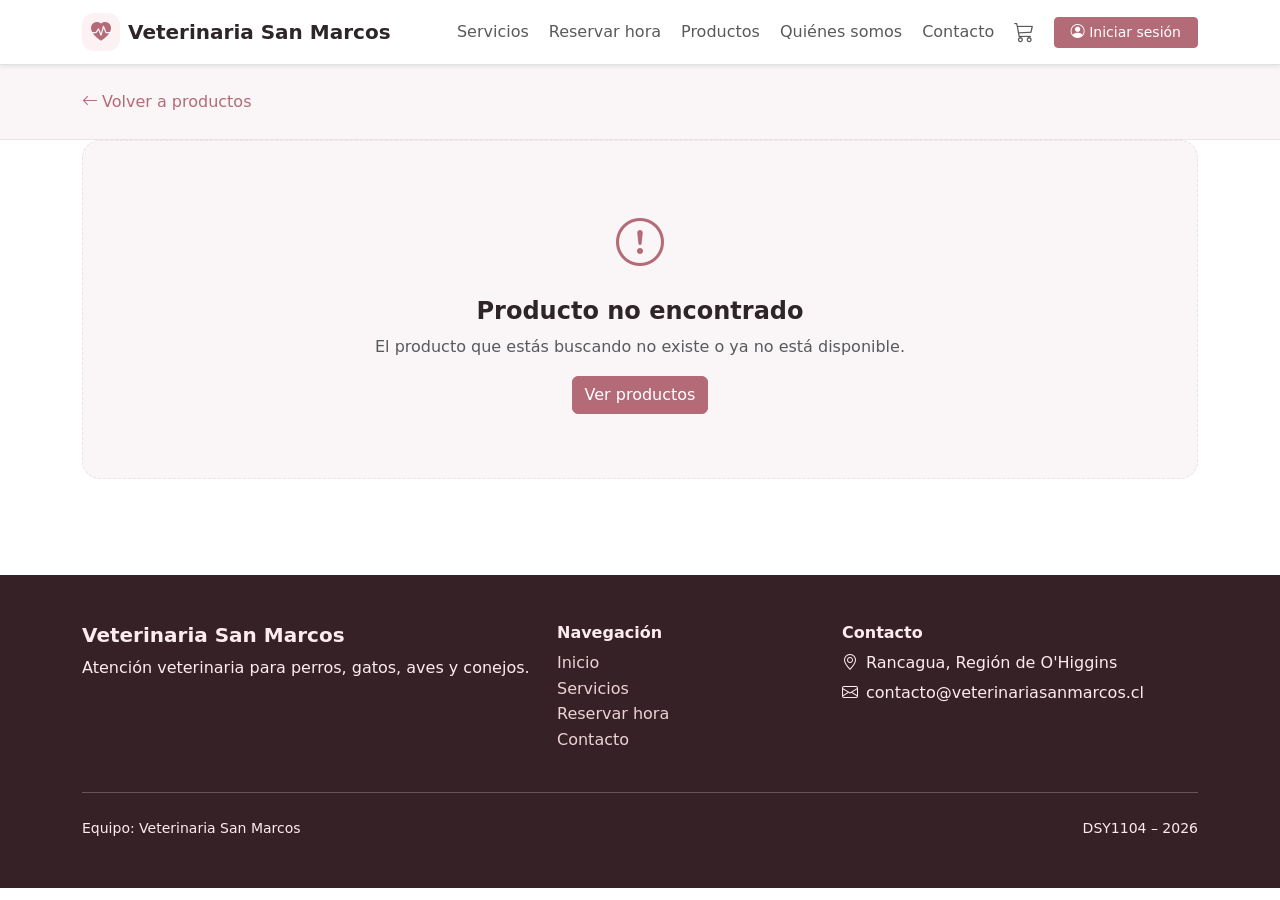
<file: pages/detalle-producto.html>
<!DOCTYPE html>
<html lang="es">
<head>
    <meta charset="utf-8"/>
    <meta content="width=device-width, initial-scale=1" name="viewport"/>
    <meta content="Veterinaria San Marcos - Sistema de reservas y servicios veterinarios" name="description"/>
    <title>Detalle del producto | Veterinaria San Marcos</title>
    <link href="https://cdn.jsdelivr.net/npm/bootstrap@5.3.3/dist/css/bootstrap.min.css" rel="stylesheet"/>
    <link href="https://cdn.jsdelivr.net/npm/bootstrap-icons@1.11.3/font/bootstrap-icons.min.css" rel="stylesheet"/>
    
    <link href="../css/styles.css" rel="stylesheet"/>
    <script src="https://cdn.jsdelivr.net/npm/bootstrap@5.3.3/dist/js/bootstrap.bundle.min.js"></script>
    <script src="../js/datos.js" defer></script>
    <script src="../js/storage.js" defer></script>
    <script src="../js/userActivo.js" defer></script>
    <script src="../js/carrito.js" defer></script>
    <script src="../js/detalle_producto.js" defer></script>
</head>
<body>
    <header class="site-header">
        <nav aria-label="Navegación principal" class="navbar navbar-expand-lg navbar-light bg-white border-bottom shadow-sm">
            <div class="container">
                <a class="navbar-brand d-flex align-items-center gap-2 fw-bold" href="../index.html">
                    <span aria-hidden="true" class="brand-icon"><i class="bi bi-heart-pulse-fill"></i></span>
                    <span>Veterinaria San Marcos</span>
                </a>
                <input aria-label="Abrir menú de navegación" class="nav-toggle" id="navToggle" type="checkbox"/>
                <label aria-hidden="true" class="nav-toggle-label d-lg-none" for="navToggle">
                    <span></span><span></span><span></span>
                </label>
                <div class="navbar-collapse custom-collapse" id="mainNavigation">
                    <ul class="navbar-nav ms-auto align-items-lg-center gap-lg-1">
                        <li class="nav-item"><a class="nav-link" href="servicios.html">Servicios</a></li>
                        <li class="nav-item"><a class="nav-link" href="reservar.html">Reservar hora</a></li>
                        <li class="nav-item"><a class="nav-link" href="productos.html">Productos</a></li>
                        <li class="nav-item"><a class="nav-link" href="quienes-somos.html">Quiénes somos</a></li>
                        <li class="nav-item"><a class="nav-link" href="contacto.html">Contacto</a></li>
                        
                        <li class="nav-item">
                            <a class="nav-link position-relative" href="#" data-bs-toggle="offcanvas" data-bs-target="#offcanvasCarrito" aria-controls="offcanvasCarrito">
                                <i class="bi bi-cart3 fs-5" id="iconoCarritoNav"></i>
                                <span class="position-absolute top-25 start-75 translate-middle badge rounded-pill bg-danger" id="badgeContadorCarrito">
                                    0
                                </span>
                            </a>
                        </li>
                        
                        <li class="nav-item ms-lg-2 dropdown">
                            <a class="btn btn-primary btn-sm px-3 dropdown-toggle"
                            href="login.html"
                            id="btnLoginNav"
                            role="button"
                            data-bs-toggle="dropdown"
                            aria-expanded="false">
                                <i class="bi bi-person-circle me-1"></i> Iniciar sesión
                            </a>

                            <ul class="dropdown-menu dropdown-menu-end" aria-labelledby="btnLoginNav">
                                <li>
                                    <a class="dropdown-item" href="mis-reservas.html">
                                        <i class="bi bi-calendar-check me-2"></i> Mis reservas
                                    </a>
                                </li>

                                <li>
                                    <a class="dropdown-item" href="mis-compras.html">
                                        <i class="bi bi-bag-check me-2"></i> Mis compras
                                    </a>
                                </li>

                                <li><hr class="dropdown-divider"></li>

                                <li>
                                    <a class="dropdown-item" href="#" id="btnCerrarSesion">
                                        <i class="bi bi-box-arrow-right me-2"></i> Cerrar sesión
                                    </a>
                                </li>
                            </ul>
                        </li>
                    </ul>
                </div>
            </div>
        </nav>
    </header>
    <main>
        <section class="page-hero">
            <div class="container py-4">
                <a class="text-decoration-none" href="productos.html"><i class="bi bi-arrow-left me-1"></i>Volver a productos</a>
            </div>
        </section>
        <section class="pb-5">
            <div class="container">
                <div id="estadoProductoNoEncontrado" class="empty-state d-none">
                    <i class="bi bi-exclamation-circle"></i>
                    <h2 class="h4 fw-bold mt-3">Producto no encontrado</h2>
                    <p class="text-muted">El producto que estás buscando no existe o ya no está disponible.</p>
                    <a href="productos.html" class="btn btn-primary" id="btnVolverProductos">
                        Ver productos
                    </a>
                </div>
                <article class="detail-card" id="detalleProducto">
                    <div class="row g-0">
                        <div class="col-lg-5">
                            <img alt="Imagen del producto" class="detail-image" id="detalleProductoImagen" src="../img/productos/placeholder.svg"/>
                        </div>
                        <div class="col-lg-7 p-4 p-lg-5">
                            <span class="badge text-bg-light" id="detalleProductoCategoria"></span>
                            <p class="small text-muted mt-3 mb-1" id="detalleProductoCodigo"></p>
                            <h1 class="display-6 fw-bold" id="detalleProductoNombre"></h1>
                            <p class="lead text-muted" id="detalleProductoPrincipioActivo"></p>
                            <div class="row g-3 my-4">
                                <div class="col-sm-6">
                                    <div class="detail-meta">
                                        <i class="bi bi-currency-dollar"></i>
                                        <span><small>Precio</small><strong id="detalleProductoPrecio"></strong></span>
                                    </div>
                                </div>
                                <div class="col-sm-6">
                                    <div class="detail-meta">
                                        <i class="bi bi-box-seam"></i>
                                        <span><small>Stock</small><strong id="detalleProductoStock"></strong></span>
                                    </div>
                                </div>
                                <div class="col-sm-6">
                                    <div class="detail-meta">
                                        <i class="bi bi-file-earmark-text"></i>
                                        <span><small>Presentación</small><strong id="detalleProductoPresentacion"></strong></span>
                                    </div>
                                </div>
                                <div class="col-sm-6">
                                    <div class="detail-meta">
                                        <i class="bi bi-heart"></i>
                                        <span><small>Especie</small><strong id="detalleProductoEspecie"></strong></span>
                                    </div>
                                </div>
                            </div>
                            <div class="d-flex gap-2">
                                <input aria-label="Cantidad" class="form-control quantity-input" id="cantidadProducto" min="1" type="number" value="1"/>
                                <button class="btn btn-primary btn-lg flex-grow-1" id="btnAgregarProductoDetalle" type="button">
                                    <i class="bi bi-cart-plus me-2"></i>Agregar al carrito
                                </button>
                            </div>
                            <div class="alert alert-danger d-none mt-3" id="mensajeStockProducto" role="alert"></div>
                        </div>
                    </div>
                </article>
            </div>
        </section>
    </main>
    <footer class="site-footer mt-5">
        <div class="container py-5">
            <div class="row g-4">
                <div class="col-lg-5">
                    <h2 class="h5 fw-bold">Veterinaria San Marcos</h2>
                    <p class="mb-0">Atención veterinaria para perros, gatos, aves y conejos.</p>
                </div>
                <div class="col-sm-6 col-lg-3">
                    <h2 class="h6 fw-bold">Navegación</h2>
                    <ul class="list-unstyled footer-links">
                        <li><a href="../index.html">Inicio</a></li>
                        <li><a href="servicios.html">Servicios</a></li>
                        <li><a href="reservar.html">Reservar hora</a></li>
                        <li><a href="contacto.html">Contacto</a></li>
                    </ul>
                </div>
                <div class="col-sm-6 col-lg-4">
                    <h2 class="h6 fw-bold">Contacto</h2>
                    <p class="mb-1"><i class="bi bi-geo-alt me-2"></i>Rancagua, Región de O'Higgins</p>
                    <p class="mb-0"><i class="bi bi-envelope me-2"></i>contacto@veterinariasanmarcos.cl</p>
                </div>
            </div>
            <hr class="my-4"/>
            <div class="small d-flex flex-column flex-md-row justify-content-between gap-2">
                <span>Equipo: Veterinaria San Marcos</span>
                <span>DSY1104 – 2026</span>
            </div>
        </div>
    </footer>
    <script src="../js/script.js"></script>

    <!-- Panel Lateral del Carrito (Offcanvas) -->
<div class="offcanvas offcanvas-end" tabindex="-1" id="offcanvasCarrito" aria-labelledby="offcanvasCarritoLabel">
  <div class="offcanvas-header border-bottom">
    <h5 class="offcanvas-title fw-bold" id="offcanvasCarritoLabel"><i class="bi bi-cart3 me-2"></i>Tu Carrito</h5>
    <button type="button" class="btn-close" data-bs-dismiss="offcanvas" aria-label="Close"></button>
  </div>
  <div class="offcanvas-body d-flex flex-column justify-content-between">
    <div>
      <div id="offcanvasCarritoVacio" class="text-center py-5 text-muted">
        <i class="bi bi-cart-x display-4"></i>
        <p class="mt-3">Tu carrito está vacío</p>
      </div>
      <div id="offcanvasListaItems" class="d-grid gap-3">
        <!-- Aquí se inyectan los productos dinámicamente -->
      </div>
    </div>
    <div class="border-top pt-3">
      <div class="d-flex justify-content-between mb-3">
        <span class="fw-bold">Total estimado:</span>
        <strong class="h5 mb-0" id="offcanvasTotal">$0</strong>
      </div>
      <a href="carrito.html" class="btn btn-outline-primary w-100 mb-2">Ver carrito completo</a>
      <a href="carrito.html" class="btn btn-primary w-100">Finalizar compra</a>
    </div>
  </div>
</div>

</body>
</html>
</file>
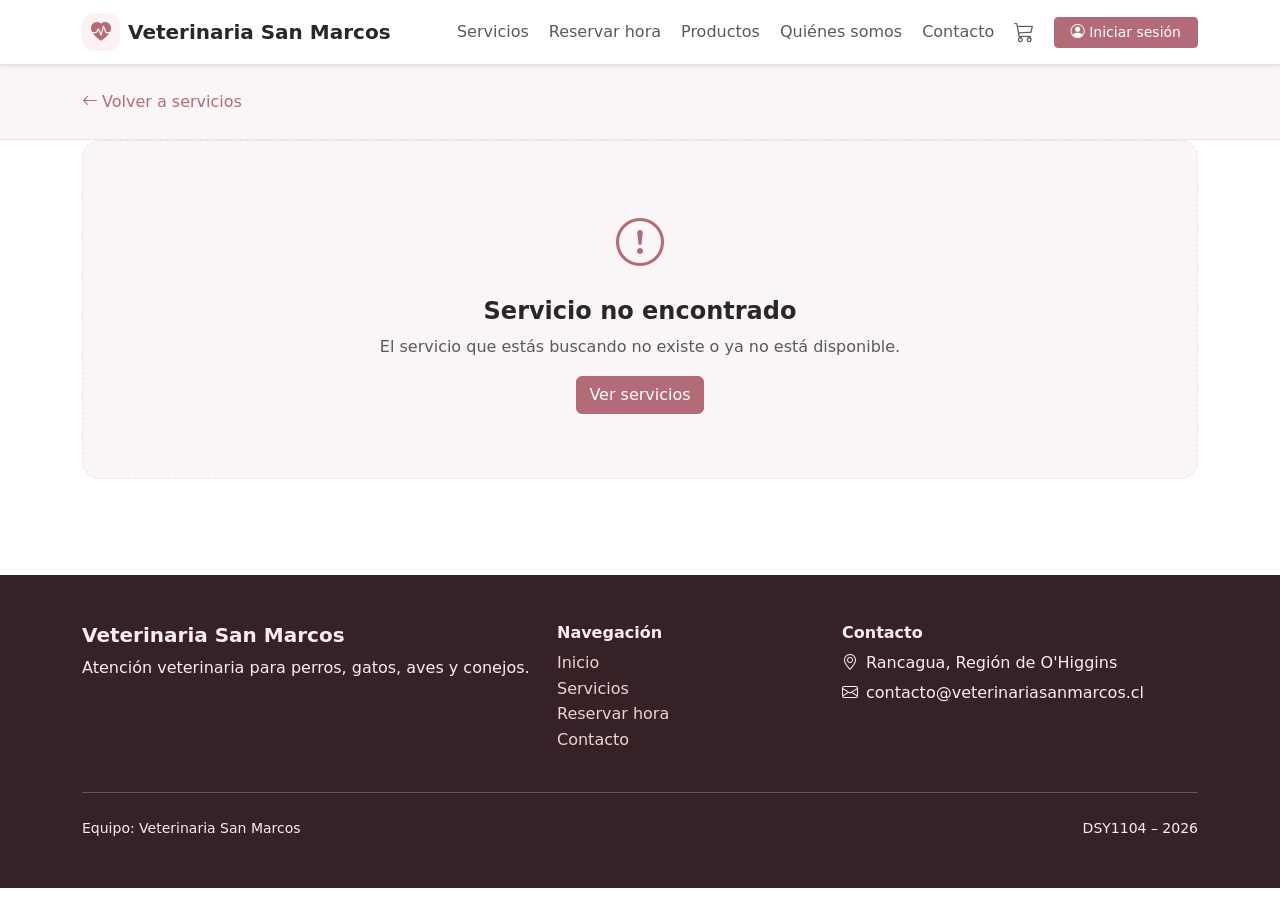
<file: pages/detalle-servicio.html>
<!DOCTYPE html>
<html lang="es">
<head>
    <meta charset="utf-8"/>
    <meta content="width=device-width, initial-scale=1" name="viewport"/>
    <meta content="Veterinaria San Marcos - Sistema de reservas y servicios veterinarios" name="description"/>
    <title>Detalle del servicio | Veterinaria San Marcos</title>
    <link href="https://cdn.jsdelivr.net/npm/bootstrap@5.3.3/dist/css/bootstrap.min.css" rel="stylesheet"/>
    <link href="https://cdn.jsdelivr.net/npm/bootstrap-icons@1.11.3/font/bootstrap-icons.min.css" rel="stylesheet"/>
    <link href="../css/styles.css" rel="stylesheet"/>
    <script src="https://cdn.jsdelivr.net/npm/bootstrap@5.3.3/dist/js/bootstrap.bundle.min.js"></script>
    <script src="../js/datos.js" defer></script>
    <script src="../js/storage.js" defer></script>
    <script src="../js/userActivo.js" defer></script>
    <script src="../js/carrito.js" defer></script>
    <script src="../js/detalle-servicios.js" defer></script>
</head>
<body>
    <header class="site-header">
        <nav aria-label="Navegación principal" class="navbar navbar-expand-lg navbar-light bg-white border-bottom shadow-sm">
            <div class="container">
                <a class="navbar-brand d-flex align-items-center gap-2 fw-bold" href="../../index.html">
                    <span aria-hidden="true" class="brand-icon"><i class="bi bi-heart-pulse-fill"></i></span>
                    <span>Veterinaria San Marcos</span>
                </a>
                <input aria-label="Abrir menú de navegación" class="nav-toggle" id="navToggle" type="checkbox"/>
                <label aria-hidden="true" class="nav-toggle-label d-lg-none" for="navToggle">
                    <span></span><span></span><span></span>
                </label>
                <div class="navbar-collapse custom-collapse" id="mainNavigation">
                    <ul class="navbar-nav ms-auto align-items-lg-center gap-lg-1">
                        <li class="nav-item"><a class="nav-link" href="servicios.html">Servicios</a></li>
                        <li class="nav-item"><a class="nav-link" href="reservar.html">Reservar hora</a></li>
                        <li class="nav-item"><a class="nav-link" href="productos.html">Productos</a></li>
                        <li class="nav-item"><a class="nav-link" href="quienes-somos.html">Quiénes somos</a></li>
                        <li class="nav-item"><a class="nav-link" href="contacto.html">Contacto</a></li>
                        
                        <li class="nav-item">
                            <a class="nav-link position-relative" href="#" data-bs-toggle="offcanvas" data-bs-target="#offcanvasCarrito" aria-controls="offcanvasCarrito">
                                <i class="bi bi-cart3 fs-5" id="iconoCarritoNav"></i>
                                <span class="position-absolute top-25 start-75 translate-middle badge rounded-pill bg-danger" id="badgeContadorCarrito">
                                    0
                                </span>
                            </a>
                        </li>
                        
                        <li class="nav-item ms-lg-2 dropdown">
                            <a class="btn btn-primary btn-sm px-3 dropdown-toggle"
                            href="login.html"
                            id="btnLoginNav"
                            role="button"
                            data-bs-toggle="dropdown"
                            aria-expanded="false">
                                <i class="bi bi-person-circle me-1"></i> Iniciar sesión
                            </a>

                            <ul class="dropdown-menu dropdown-menu-end" aria-labelledby="btnLoginNav">
                                <li>
                                    <a class="dropdown-item" href="mis-reservas.html">
                                        <i class="bi bi-calendar-check me-2"></i> Mis reservas
                                    </a>
                                </li>

                                <li>
                                    <a class="dropdown-item" href="mis-compras.html">
                                        <i class="bi bi-bag-check me-2"></i> Mis compras
                                    </a>
                                </li>

                                <li><hr class="dropdown-divider"></li>

                                <li>
                                    <a class="dropdown-item" href="#" id="btnCerrarSesion">
                                        <i class="bi bi-box-arrow-right me-2"></i> Cerrar sesión
                                    </a>
                                </li>
                            </ul>
                        </li>
                    </ul>
                </div>
            </div>
        </nav>
    </header>
    <main>
        <section class="page-hero">
            <div class="container py-4">
                <a class="text-decoration-none" href="servicios.html"><i class="bi bi-arrow-left me-1"></i>Volver a servicios</a>
            </div>
        </section>
        <section class="pb-5">
            <div class="container">
                <div id="estadoServicioNoEncontrado" class="empty-state d-none">
                    <i class="bi bi-exclamation-circle"></i>
                    <h2 class="h4 fw-bold mt-3">Servicio no encontrado</h2>
                    <p class="text-muted">El servicio que estás buscando no existe o ya no está disponible.</p>
                    <a href="servicios.html" class="btn btn-primary" id="btnVolverServicios">
                        Ver servicios
                    </a>
                </div>  
                <!--
                    Contenedor preparado para que JavaScript cargue el servicio seleccionado
                    a partir del parámetro "id" de la URL.
                -->
                <article class="detail-card" id="detalleServicio">
                    <div class="row g-0">
                        <div class="col-lg-5">
                            <img alt="Imagen del servicio" class="detail-image" id="detalleServicioImagen" src="../img/servicios/sv001.svg"/>
                        </div>
                        <div class="col-lg-7 p-4 p-lg-5">
                            <span class="badge text-bg-light" id="detalleServicioCategoria"></span>
                            <p class="small text-muted mt-3 mb-1" id="detalleServicioCodigo"></p>
                            <h1 class="display-6 fw-bold" id="detalleServicioNombre"></h1>
                            <p class="lead text-muted" id="detalleServicioDescripcion"></p>
                            <div class="row g-3 my-4">
                                <div class="col-sm-6">
                                    <div class="detail-meta">
                                        <i class="bi bi-currency-dollar"></i>
                                        <span><small>Precio</small><strong id="detalleServicioPrecio"></strong></span>
                                    </div>
                                </div>
                                <div class="col-sm-6">
                                    <div class="detail-meta">
                                        <i class="bi bi-clock"></i>
                                        <span><small>Duración</small><strong id="detalleServicioDuracion"></strong></span>
                                    </div>
                                </div>
                                <div class="col-sm-6">
                                    <div class="detail-meta">
                                        <i class="bi bi-heart"></i>
                                        <span><small>Especie</small><strong id="detalleServicioEspecie"></strong></span>
                                    </div>
                                </div>
                                <div class="col-sm-6">
                                    <div class="detail-meta">
                                        <i class="bi bi-info-circle"></i>
                                        <span><small>Observaciones</small><strong id="detalleServicioObservaciones"></strong></span>
                                    </div>
                                </div>
                            </div>
                            <a class="btn btn-primary btn-lg" href="reservar.html" id="btnReservarDetalleServicio">
                                <i class="bi bi-calendar-check me-2"></i>Reservar este servicio
                            </a>
                        </div>
                    </div>
                </article>
            </div>
        </section>
    </main>
    <footer class="site-footer mt-5">
        <div class="container py-5">
            <div class="row g-4">
                <div class="col-lg-5">
                    <h2 class="h5 fw-bold">Veterinaria San Marcos</h2>
                    <p class="mb-0">Atención veterinaria para perros, gatos, aves y conejos.</p>
                </div>
                <div class="col-sm-6 col-lg-3">
                    <h2 class="h6 fw-bold">Navegación</h2>
                    <ul class="list-unstyled footer-links">
                        <li><a href="../index.html">Inicio</a></li>
                        <li><a href="servicios.html">Servicios</a></li>
                        <li><a href="reservar.html">Reservar hora</a></li>
                        <li><a href="contacto.html">Contacto</a></li>
                    </ul>
                </div>
                <div class="col-sm-6 col-lg-4">
                    <h2 class="h6 fw-bold">Contacto</h2>
                    <p class="mb-1"><i class="bi bi-geo-alt me-2"></i>Rancagua, Región de O'Higgins</p>
                    <p class="mb-0"><i class="bi bi-envelope me-2"></i>contacto@veterinariasanmarcos.cl</p>
                </div>
            </div>
            <hr class="my-4"/>
            <div class="small d-flex flex-column flex-md-row justify-content-between gap-2">
                <span>Equipo: Veterinaria San Marcos</span>
                <span>DSY1104 – 2026</span>
            </div>
        </div>
    </footer>
    <script src="../js/script.js"></script>
</body>
</html>
</file>
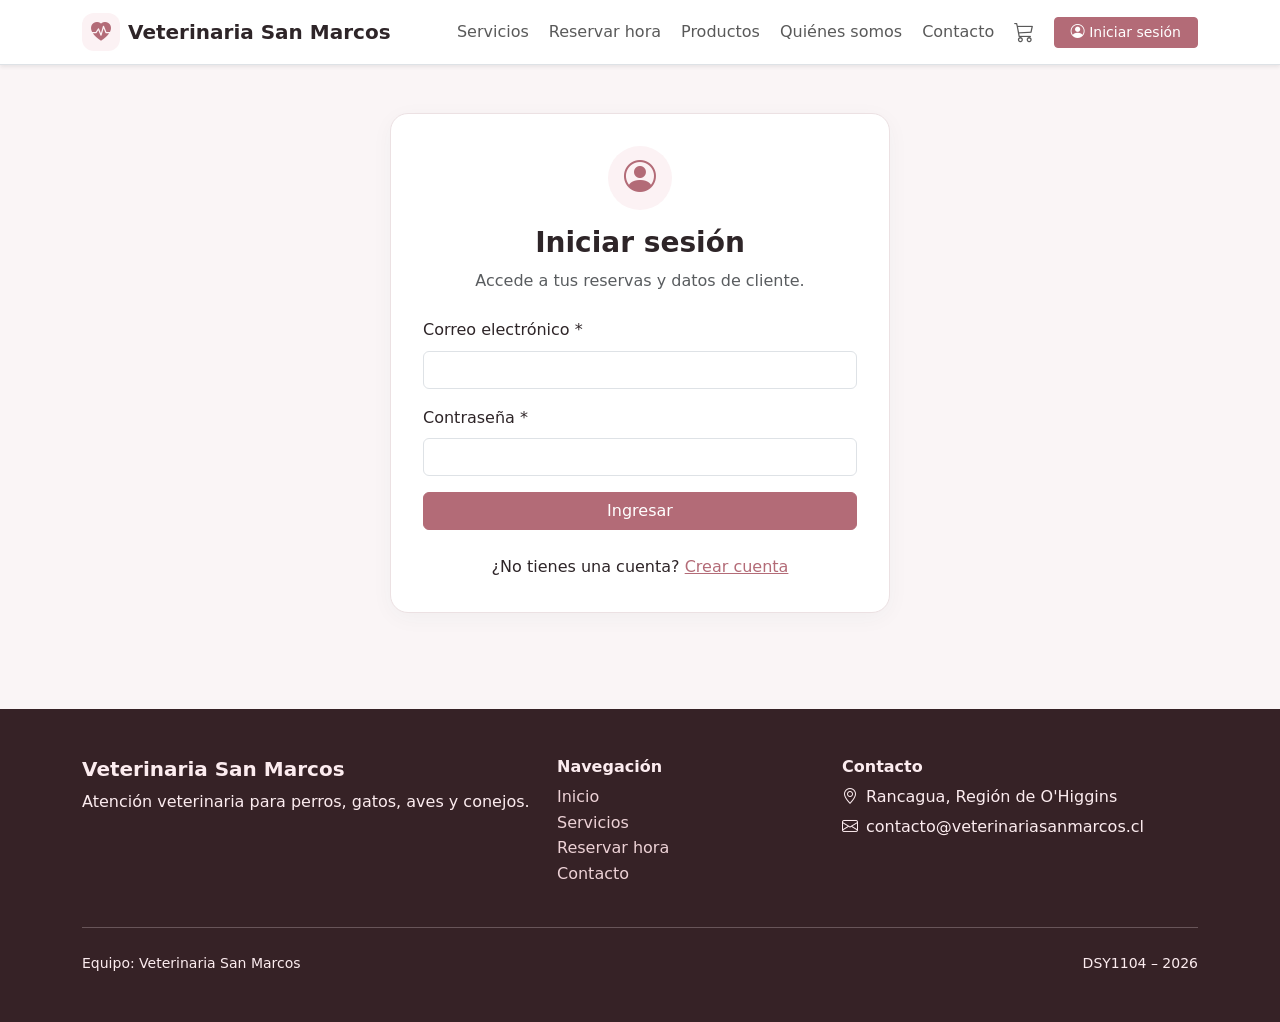
<file: pages/login.html>
<!doctype html>
<html lang="es">
<head>
  <meta charset="utf-8">
  <meta name="viewport" content="width=device-width, initial-scale=1">
  <meta name="description" content="Veterinaria San Marcos - Sistema de reservas y servicios veterinarios">
  <title>Iniciar sesión | Veterinaria San Marcos</title>
  <link href="https://cdn.jsdelivr.net/npm/bootstrap@5.3.3/dist/css/bootstrap.min.css" rel="stylesheet">
  <link href="https://cdn.jsdelivr.net/npm/bootstrap-icons@1.11.3/font/bootstrap-icons.min.css" rel="stylesheet">
  <link rel="stylesheet" href="../css/styles.css">
    <script src="https://cdn.jsdelivr.net/npm/bootstrap@5.3.3/dist/js/bootstrap.bundle.min.js"></script>
    <script src="../js/datos.js" defer></script>
    <script src="../js/storage.js" defer></script>
    <script src="../js/userActivo.js" defer></script>
    <script src="../js/carrito.js" defer></script>
    <script src="../js/login.js" defer></script>
</head>

<body class="auth-page">

<header class="site-header">
  <nav class="navbar navbar-expand-lg navbar-light bg-white border-bottom shadow-sm" aria-label="Navegación principal">
    <div class="container">
      <a class="navbar-brand d-flex align-items-center gap-2 fw-bold" href="../../index.html">
        <span class="brand-icon" aria-hidden="true"><i class="bi bi-heart-pulse-fill"></i></span>
        <span>Veterinaria San Marcos</span>
      </a>

      <input class="nav-toggle" type="checkbox" id="navToggle" aria-label="Abrir menú de navegación">
      <label class="nav-toggle-label d-lg-none" for="navToggle" aria-hidden="true">
        <span></span><span></span><span></span>
      </label>

      <div class="navbar-collapse custom-collapse" id="mainNavigation">
                    <ul class="navbar-nav ms-auto align-items-lg-center gap-lg-1">
                        <li class="nav-item"><a class="nav-link" href="servicios.html">Servicios</a></li>
                        <li class="nav-item"><a class="nav-link" href="reservar.html">Reservar hora</a></li>
                        <li class="nav-item"><a class="nav-link" href="productos.html">Productos</a></li>
                        <li class="nav-item"><a class="nav-link" href="quienes-somos.html">Quiénes somos</a></li>
                        <li class="nav-item"><a class="nav-link" href="contacto.html">Contacto</a></li>
                        
                        <li class="nav-item">
                            <a class="nav-link position-relative" href="#" data-bs-toggle="offcanvas" data-bs-target="#offcanvasCarrito" aria-controls="offcanvasCarrito">
                                <i class="bi bi-cart3 fs-5" id="iconoCarritoNav"></i>
                                <span class="position-absolute top-25 start-75 translate-middle badge rounded-pill bg-danger" id="badgeContadorCarrito">
                                    0
                                </span>
                            </a>
                        </li>
                        
                        <li class="nav-item ms-lg-2 dropdown">
                            <a class="btn btn-primary btn-sm px-3 dropdown-toggle"
                            href="login.html"
                            id="btnLoginNav"
                            role="button"
                            data-bs-toggle="dropdown"
                            aria-expanded="false">
                                <i class="bi bi-person-circle me-1"></i> Iniciar sesión
                            </a>

                            <ul class="dropdown-menu dropdown-menu-end" aria-labelledby="btnLoginNav">
                                <li>
                                    <a class="dropdown-item" href="mis-reservas.html">
                                        <i class="bi bi-calendar-check me-2"></i> Mis reservas
                                    </a>
                                </li>

                                <li>
                                    <a class="dropdown-item" href="mis-compras.html">
                                        <i class="bi bi-bag-check me-2"></i> Mis compras
                                    </a>
                                </li>

                                <li><hr class="dropdown-divider"></li>

                                <li>
                                    <a class="dropdown-item" href="#" id="btnCerrarSesion">
                                        <i class="bi bi-box-arrow-right me-2"></i> Cerrar sesión
                                    </a>
                                </li>
                            </ul>
                        </li>
                    </ul>
                </div>
    </div>
  </nav>
</header>

<main class="py-5">
  <div class="container">
    <div class="auth-card mx-auto">
      <div class="text-center mb-4">
        <div class="auth-icon"><i class="bi bi-person-circle"></i></div>
        <h1 class="h3 fw-bold mt-3">Iniciar sesión</h1>
        <p class="text-muted">Accede a tus reservas y datos de cliente.</p>
      </div>
      <form id="formLogin" novalidate>
        <div class="mb-3">
          <label for="loginEmail" class="form-label">Correo electrónico *</label>
          <input type="email" class="form-control" id="loginEmail" name="email" autocomplete="email" required>
          <div class="invalid-feedback" id="errorLoginEmail"></div>
        </div>
        <div class="mb-3">
          <label for="loginPassword" class="form-label">Contraseña *</label>
          <input type="password" class="form-control" id="loginPassword" name="password" autocomplete="current-password" required>
          <div class="invalid-feedback" id="errorLoginPassword"></div>
        </div>
        <div class="alert alert-danger d-none" id="mensajeErrorLogin" role="alert"></div>
        <div class="alert alert-success d-none" id="mensajeExitoLogin" role="status"></div>
        <button type="submit" class="btn btn-primary w-100" id="btnLogin">Ingresar</button>
      </form>
      <p class="text-center mt-4 mb-0">¿No tienes una cuenta? <a href="registro.html" id="linkRegistro">Crear cuenta</a></p>
    </div>
  </div>
</main>

<footer class="site-footer mt-5">
  <div class="container py-5">
    <div class="row g-4">
      <div class="col-lg-5">
        <h2 class="h5 fw-bold">Veterinaria San Marcos</h2>
        <p class="mb-0">Atención veterinaria para perros, gatos, aves y conejos.</p>
      </div>
      <div class="col-sm-6 col-lg-3">
        <h2 class="h6 fw-bold">Navegación</h2>
        <ul class="list-unstyled footer-links">
          <li><a href="../index.html">Inicio</a></li>
          <li><a href="servicios.html">Servicios</a></li>
          <li><a href="reservar.html">Reservar hora</a></li>
          <li><a href="contacto.html">Contacto</a></li>
        </ul>
      </div>
      <div class="col-sm-6 col-lg-4">
        <h2 class="h6 fw-bold">Contacto</h2>
        <p class="mb-1"><i class="bi bi-geo-alt me-2"></i>Rancagua, Región de O'Higgins</p>
        <p class="mb-0"><i class="bi bi-envelope me-2"></i>contacto@veterinariasanmarcos.cl</p>
      </div>
    </div>
    <hr class="my-4">
    <div class="small d-flex flex-column flex-md-row justify-content-between gap-2">
      <span>Equipo: Veterinaria San Marcos</span>
      <span>DSY1104 – 2026</span>
    </div>
  </div>
</footer>


<script src="../js/script.js"></script>
</body>
</html>
</file>
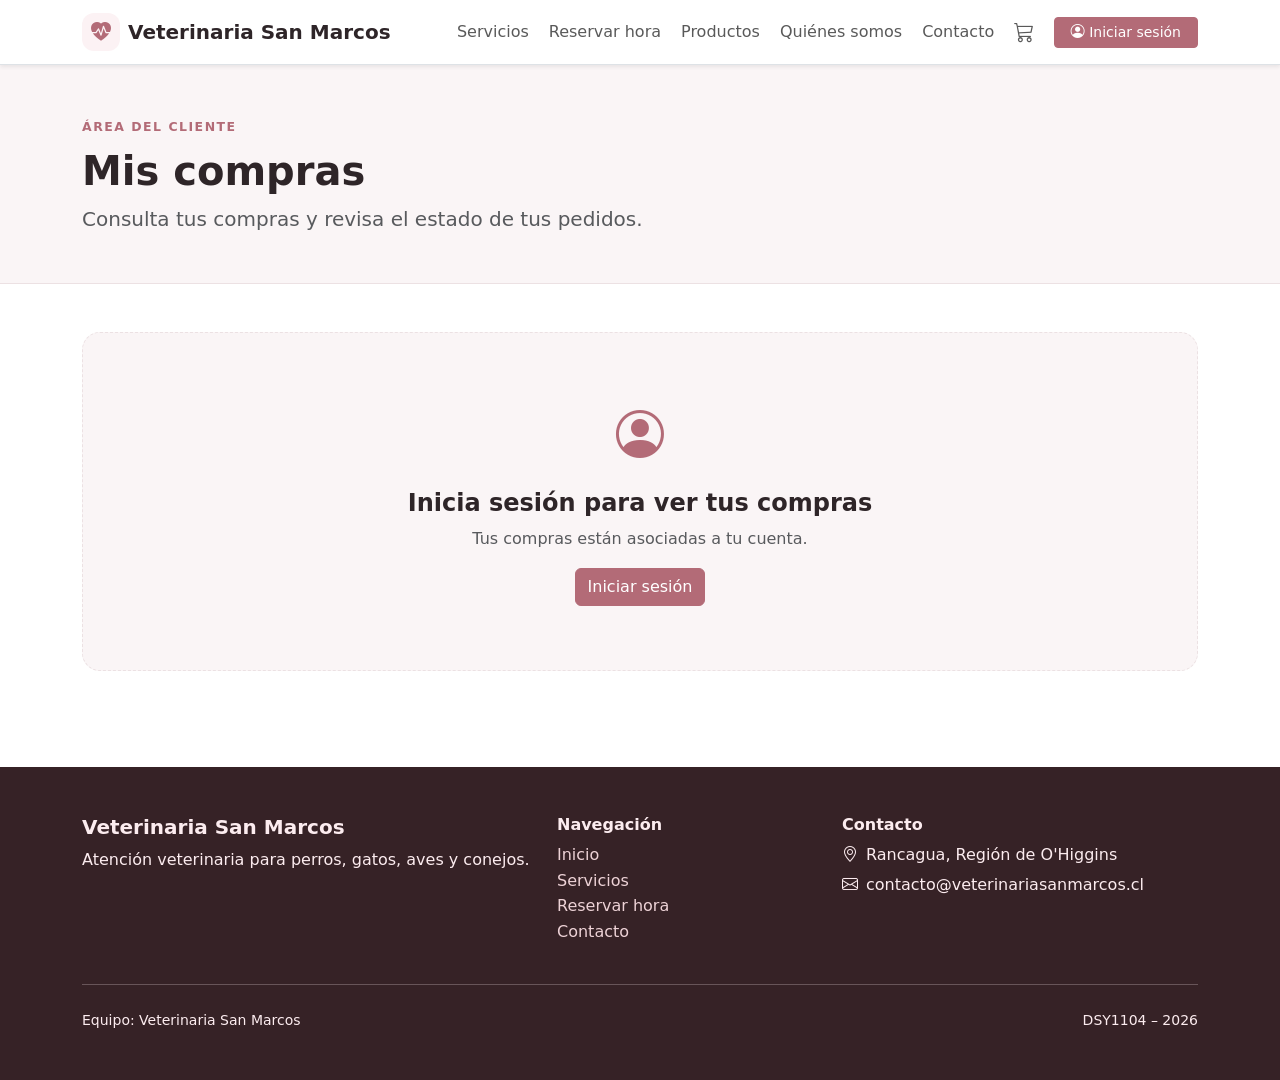
<file: pages/mis-compras.html>
<!doctype html>
<html lang="es">
<head>
  <meta charset="utf-8">
  <meta name="viewport" content="width=device-width, initial-scale=1">
  <meta name="description" content="Veterinaria San Marcos - Sistema de reservas y servicios veterinarios">
  <title>Mis compras | Veterinaria San Marcos</title>
  <link href="https://cdn.jsdelivr.net/npm/bootstrap@5.3.3/dist/css/bootstrap.min.css" rel="stylesheet">
  <link href="https://cdn.jsdelivr.net/npm/bootstrap-icons@1.11.3/font/bootstrap-icons.min.css" rel="stylesheet">
  <link rel="stylesheet" href="../css/styles.css">
    <script src="https://cdn.jsdelivr.net/npm/bootstrap@5.3.3/dist/js/bootstrap.bundle.min.js"></script>
    <script src="../js/datos.js" defer></script>
    <script src="../js/storage.js" defer></script>
    <script src="../js/userActivo.js" defer></script>
    <script src="../js/carrito.js" defer></script>
    <script src="../js/mis-compras.js" defer></script>
</head>

<body>

<header class="site-header">
  <nav class="navbar navbar-expand-lg navbar-light bg-white border-bottom shadow-sm" aria-label="Navegación principal">
    <div class="container">
      <a class="navbar-brand d-flex align-items-center gap-2 fw-bold" href="../../index.html">
        <span class="brand-icon" aria-hidden="true"><i class="bi bi-heart-pulse-fill"></i></span>
        <span>Veterinaria San Marcos</span>
      </a>

      <input class="nav-toggle" type="checkbox" id="navToggle" aria-label="Abrir menú de navegación">
      <label class="nav-toggle-label d-lg-none" for="navToggle" aria-hidden="true">
        <span></span><span></span><span></span>
        </label>

      <div class="navbar-collapse custom-collapse" id="mainNavigation">
                    <ul class="navbar-nav ms-auto align-items-lg-center gap-lg-1">
                        <li class="nav-item"><a class="nav-link" href="servicios.html">Servicios</a></li>
                        <li class="nav-item"><a class="nav-link" href="reservar.html">Reservar hora</a></li>
                        <li class="nav-item"><a class="nav-link" href="productos.html">Productos</a></li>
                        <li class="nav-item"><a class="nav-link" href="quienes-somos.html">Quiénes somos</a></li>
                        <li class="nav-item"><a class="nav-link" href="contacto.html">Contacto</a></li>
                        
                        <li class="nav-item">
                            <a class="nav-link position-relative" href="#" data-bs-toggle="offcanvas" data-bs-target="#offcanvasCarrito" aria-controls="offcanvasCarrito">
                                <i class="bi bi-cart3 fs-5" id="iconoCarritoNav"></i>
                                <span class="position-absolute top-25 start-75 translate-middle badge rounded-pill bg-danger" id="badgeContadorCarrito">
                                    0
                                </span>
                            </a>
                        </li>
                        
                        <li class="nav-item ms-lg-2 dropdown">
                            <a class="btn btn-primary btn-sm px-3 dropdown-toggle"
                            href="login.html"
                            id="btnLoginNav"
                            role="button"
                            data-bs-toggle="dropdown"
                            aria-expanded="false">
                                <i class="bi bi-person-circle me-1"></i> Iniciar sesión
                            </a>

                            <ul class="dropdown-menu dropdown-menu-end" aria-labelledby="btnLoginNav">
                                <li>
                                    <a class="dropdown-item" href="mis-reservas.html">
                                        <i class="bi bi-calendar-check me-2"></i> Mis reservas
                                    </a>
                                </li>

                                <li>
                                    <a class="dropdown-item" href="mis-compras.html">
                                        <i class="bi bi-bag-check me-2"></i> Mis compras
                                    </a>
                                </li>

                                <li><hr class="dropdown-divider"></li>

                                <li>
                                    <a class="dropdown-item" href="#" id="btnCerrarSesion">
                                        <i class="bi bi-box-arrow-right me-2"></i> Cerrar sesión
                                    </a>
                                </li>
                            </ul>
                        </li>
                    </ul>
                </div>
    </div>
  </nav>
</header>

<main>
  <section class="page-hero">
    <div class="container py-5">
      <span class="eyebrow">Área del cliente</span>
      <h1 class="display-6 fw-bold mt-2">Mis compras</h1>
      <p class="lead text-muted mb-0">Consulta tus compras y revisa el estado de tus pedidos.</p>
    </div>
  </section>

  <section class="py-5">
    <div class="container">

      <div id="estadoSinCompras" class="empty-state">
        <i class="bi bi-bag-x"></i>
        <h2 class="h4 fw-bold mt-3">Aún no tienes compras</h2>
        <p class="text-muted">Cuando realices una compra, aparecerá aquí.</p>
        <a href="productos.html" class="btn btn-primary" id="btnVerProductos">Ver productos</a>
      </div>

      <div class="d-none" id="listaCompras">
        <div class="table-responsive">
          <table class="table align-middle">
            <thead>
              <tr>
                <th>Compra</th>
                <th>Productos</th>
                <th>Fecha</th>
                <th>Total</th>
                <th>Estado</th>
                <th>Acciones</th>
              </tr>
            </thead>
            <tbody id="tablaComprasBody"></tbody>
          </table>
        </div>
      </div>

      <div id="estadoIniciarSesion" class="empty-state d-none">
        <i class="bi bi-person-circle"></i>
        <h2 class="h4 fw-bold mt-3">Inicia sesión para ver tus compras</h2>
        <p class="text-muted">Tus compras están asociadas a tu cuenta.</p>
        <a href="login.html" class="btn btn-primary" id="btnIniciarSesionCompras">Iniciar sesión</a>
      </div>

    </div>
  </section>
</main>

<footer class="site-footer mt-5">
  <div class="container py-5">
    <div class="row g-4">
      <div class="col-lg-5">
        <h2 class="h5 fw-bold">Veterinaria San Marcos</h2>
        <p class="mb-0">Atención veterinaria para perros, gatos, aves y conejos.</p>
      </div>
      <div class="col-sm-6 col-lg-3">
        <h2 class="h6 fw-bold">Navegación</h2>
        <ul class="list-unstyled footer-links">
          <li><a href="../index.html">Inicio</a></li>
          <li><a href="servicios.html">Servicios</a></li>
          <li><a href="reservar.html">Reservar hora</a></li>
          <li><a href="contacto.html">Contacto</a></li>
        </ul>
      </div>
      <div class="col-sm-6 col-lg-4">
        <h2 class="h6 fw-bold">Contacto</h2>
        <p class="mb-1"><i class="bi bi-geo-alt me-2"></i>Rancagua, Región de O'Higgins</p>
        <p class="mb-0"><i class="bi bi-envelope me-2"></i>contacto@veterinariasanmarcos.cl</p>
      </div>
    </div>
    <hr class="my-4">
    <div class="small d-flex flex-column flex-md-row justify-content-between gap-2">
      <span>Equipo: Veterinaria San Marcos</span>
      <span>DSY1104 – 2026</span>
    </div>
  </div>
</footer>

<script src="../js/script.js"></script>
</body>
</html>
</file>
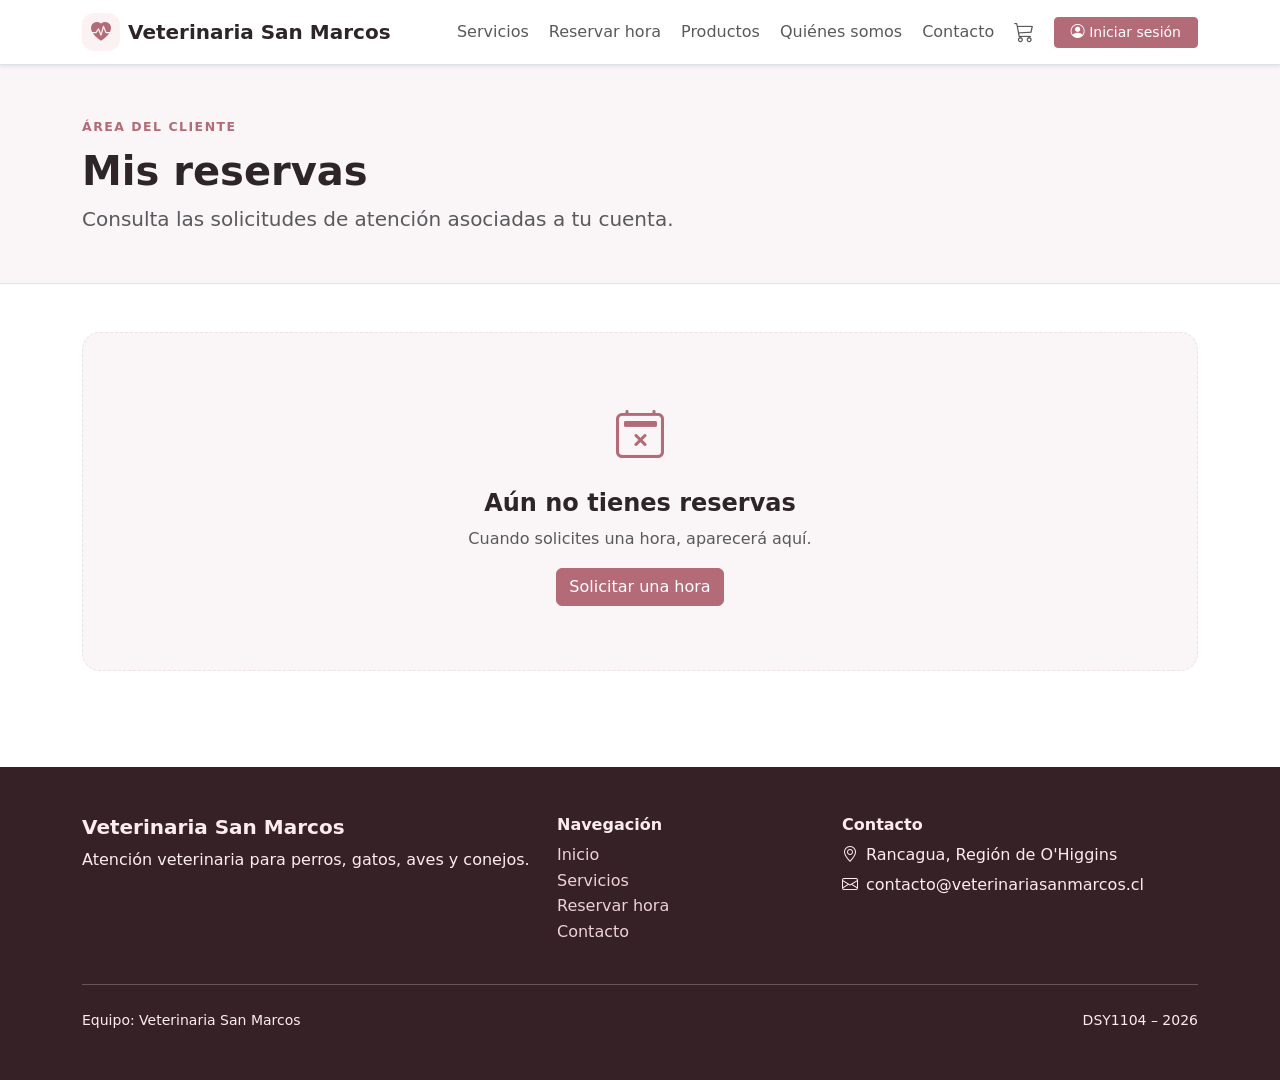
<file: pages/mis-reservas.html>
<!doctype html>
<html lang="es">
<head>
  <meta charset="utf-8">
  <meta name="viewport" content="width=device-width, initial-scale=1">
  <meta name="description" content="Veterinaria San Marcos - Sistema de reservas y servicios veterinarios">
  <title>Mis reservas | Veterinaria San Marcos</title>
  <link href="https://cdn.jsdelivr.net/npm/bootstrap@5.3.3/dist/css/bootstrap.min.css" rel="stylesheet">
  <link href="https://cdn.jsdelivr.net/npm/bootstrap-icons@1.11.3/font/bootstrap-icons.min.css" rel="stylesheet">
  <link rel="stylesheet" href="../css/styles.css">
    <script src="https://cdn.jsdelivr.net/npm/bootstrap@5.3.3/dist/js/bootstrap.bundle.min.js"></script>
    <script src="../js/datos.js" defer></script>
    <script src="../js/storage.js" defer></script>
    <script src="../js/userActivo.js" defer></script>
    <script src="../js/carrito.js" defer></script>
    <script src="../js/mis-reservas.js" defer></script>
</head>

<body>

<header class="site-header">
  <nav class="navbar navbar-expand-lg navbar-light bg-white border-bottom shadow-sm" aria-label="Navegación principal">
    <div class="container">
      <a class="navbar-brand d-flex align-items-center gap-2 fw-bold" href="../../index.html">
        <span class="brand-icon" aria-hidden="true"><i class="bi bi-heart-pulse-fill"></i></span>
        <span>Veterinaria San Marcos</span>
      </a>

      <input class="nav-toggle" type="checkbox" id="navToggle" aria-label="Abrir menú de navegación">
      <label class="nav-toggle-label d-lg-none" for="navToggle" aria-hidden="true">
        <span></span><span></span><span></span>
      </label>

      <div class="navbar-collapse custom-collapse" id="mainNavigation">
                    <ul class="navbar-nav ms-auto align-items-lg-center gap-lg-1">
                        <li class="nav-item"><a class="nav-link" href="servicios.html">Servicios</a></li>
                        <li class="nav-item"><a class="nav-link" href="reservar.html">Reservar hora</a></li>
                        <li class="nav-item"><a class="nav-link" href="productos.html">Productos</a></li>
                        <li class="nav-item"><a class="nav-link" href="quienes-somos.html">Quiénes somos</a></li>
                        <li class="nav-item"><a class="nav-link" href="contacto.html">Contacto</a></li>
                        
                        <li class="nav-item">
                            <a class="nav-link position-relative" href="#" data-bs-toggle="offcanvas" data-bs-target="#offcanvasCarrito" aria-controls="offcanvasCarrito">
                                <i class="bi bi-cart3 fs-5" id="iconoCarritoNav"></i>
                                <span class="position-absolute top-25 start-75 translate-middle badge rounded-pill bg-danger" id="badgeContadorCarrito">
                                    0
                                </span>
                            </a>
                        </li>
                        
                        <li class="nav-item ms-lg-2 dropdown">
    <a class="btn btn-primary btn-sm px-3"
       href="login.html"
       id="btnLoginNav"
       role="button">
        <i class="bi bi-person-circle me-1"></i> Iniciar sesión
    </a>

    <ul class="dropdown-menu dropdown-menu-end d-none" aria-labelledby="btnLoginNav">
        <li>
            <a class="dropdown-item" href="mis-reservas.html">
                <i class="bi bi-calendar-check me-2"></i> Mis reservas
            </a>
        </li>

        <li>
            <a class="dropdown-item" href="mis-compras.html">
                <i class="bi bi-bag-check me-2"></i> Mis compras
            </a>
        </li>

        <li><hr class="dropdown-divider"></li>

        <li>
            <a class="dropdown-item" href="#" id="btnCerrarSesion">
                <i class="bi bi-box-arrow-right me-2"></i> Cerrar sesión
            </a>
        </li>
    </ul>
</li>
                    </ul>
                </div>
    </div>
  </nav>
</header>

<main>
  <section class="page-hero">
    <div class="container py-5">
      <span class="eyebrow">Área del cliente</span>
      <h1 class="display-6 fw-bold mt-2">Mis reservas</h1>
      <p class="lead text-muted mb-0">Consulta las solicitudes de atención asociadas a tu cuenta.</p>
    </div>
  </section>
  <section class="py-5">
    <div class="container">
      <!-- JavaScript podrá reemplazar este contenido según el usuario y LocalStorage. -->
      <div id="estadoSinReservas" class="empty-state">
        <i class="bi bi-calendar2-x"></i>
        <h2 class="h4 fw-bold mt-3">Aún no tienes reservas</h2>
        <p class="text-muted">Cuando solicites una hora, aparecerá aquí.</p>
        <a href="reservar.html" class="btn btn-primary" id="btnNuevaReserva">Solicitar una hora</a>
      </div>
      <div class="d-none" id="listaReservas">
        <div class="table-responsive">
          <table class="table align-middle">
            <thead>
              <tr><th>Servicio</th><th>Mascota</th><th>Fecha</th><th>Hora</th><th>Estado</th><th>Acciones</th></tr>
            </thead>
            <tbody id="tablaReservasBody"></tbody>
          </table>
        </div>
      </div>
    </div>
  </section>
</main>

<footer class="site-footer mt-5">
  <div class="container py-5">
    <div class="row g-4">
      <div class="col-lg-5">
        <h2 class="h5 fw-bold">Veterinaria San Marcos</h2>
        <p class="mb-0">Atención veterinaria para perros, gatos, aves y conejos.</p>
      </div>
      <div class="col-sm-6 col-lg-3">
        <h2 class="h6 fw-bold">Navegación</h2>
        <ul class="list-unstyled footer-links">
          <li><a href="../index.html">Inicio</a></li>
          <li><a href="servicios.html">Servicios</a></li>
          <li><a href="reservar.html">Reservar hora</a></li>
          <li><a href="contacto.html">Contacto</a></li>
        </ul>
      </div>
      <div class="col-sm-6 col-lg-4">
        <h2 class="h6 fw-bold">Contacto</h2>
        <p class="mb-1"><i class="bi bi-geo-alt me-2"></i>Rancagua, Región de O'Higgins</p>
        <p class="mb-0"><i class="bi bi-envelope me-2"></i>contacto@veterinariasanmarcos.cl</p>
      </div>
    </div>
    <hr class="my-4">
    <div class="small d-flex flex-column flex-md-row justify-content-between gap-2">
      <span>Equipo: Veterinaria San Marcos</span>
      <span>DSY1104 – 2026</span>
    </div>
  </div>
</footer>


<script src="../js/script.js"></script>
</body>
</html>
</file>
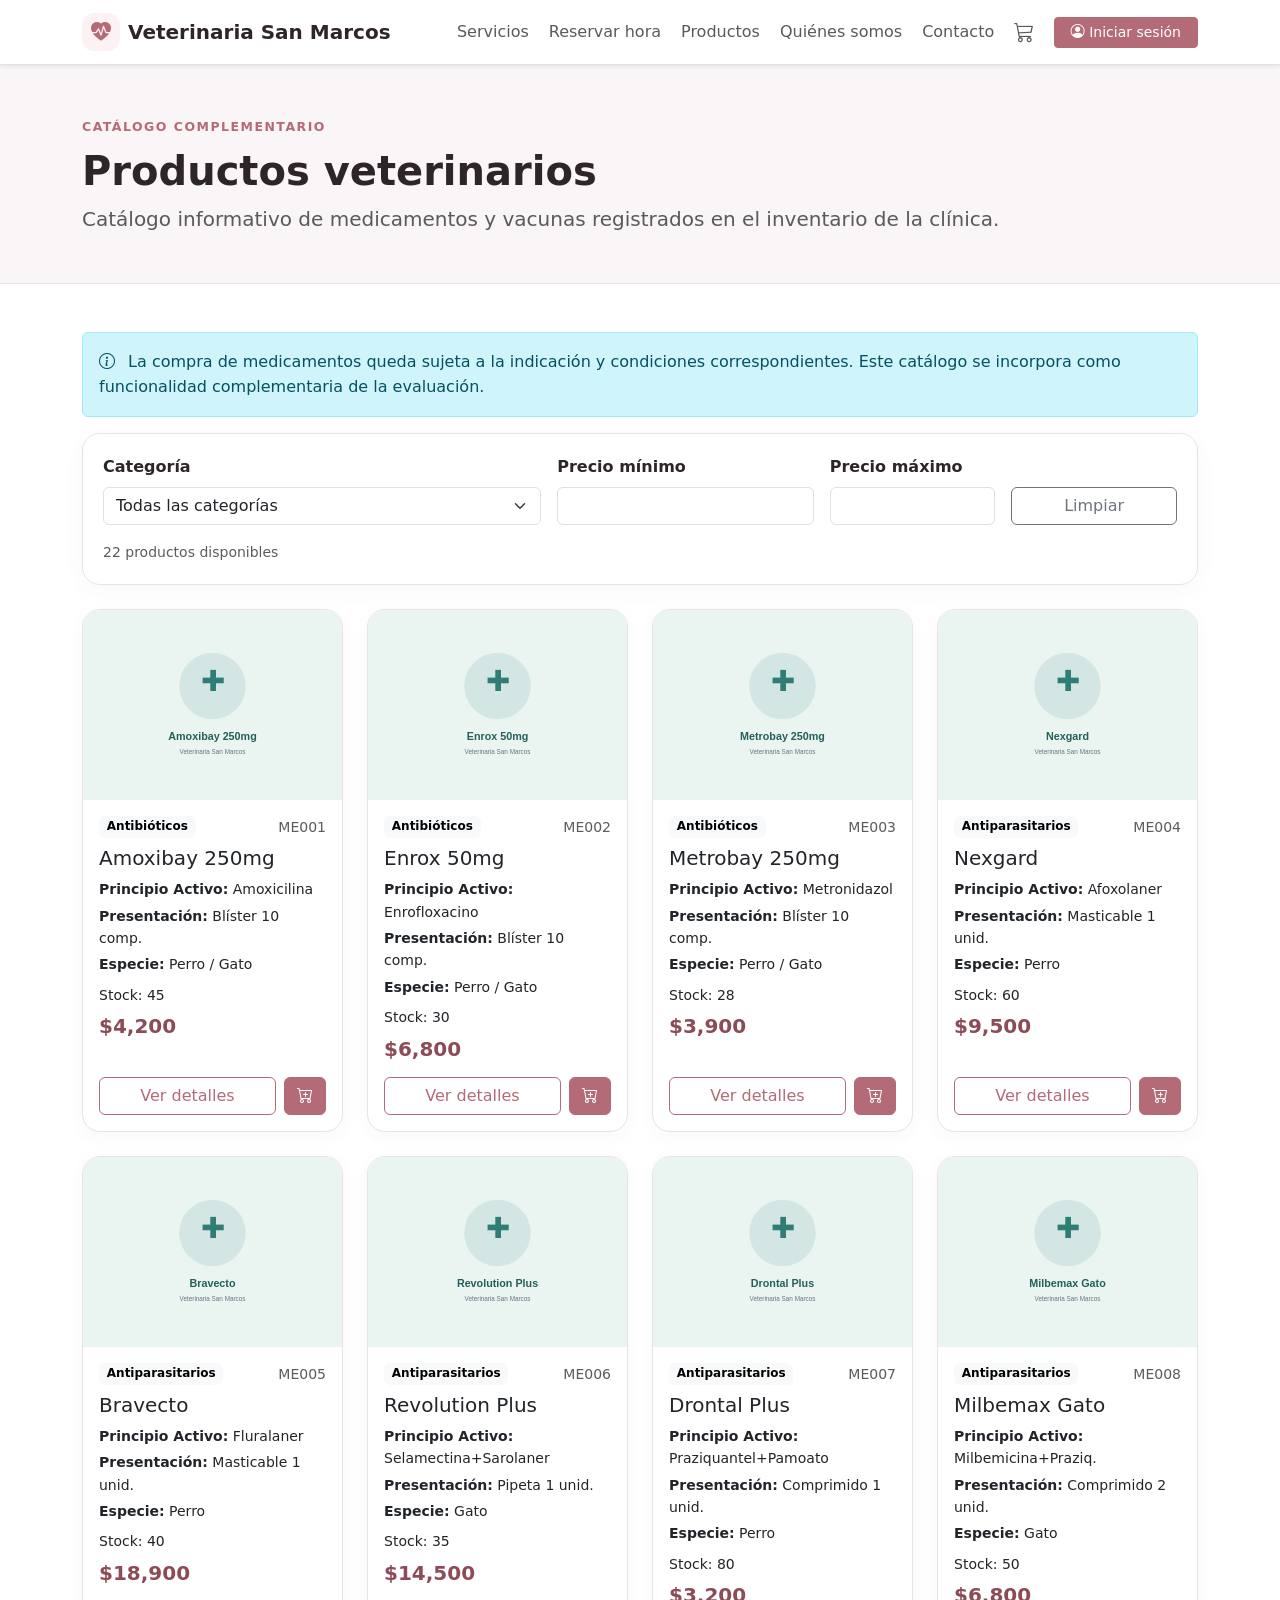
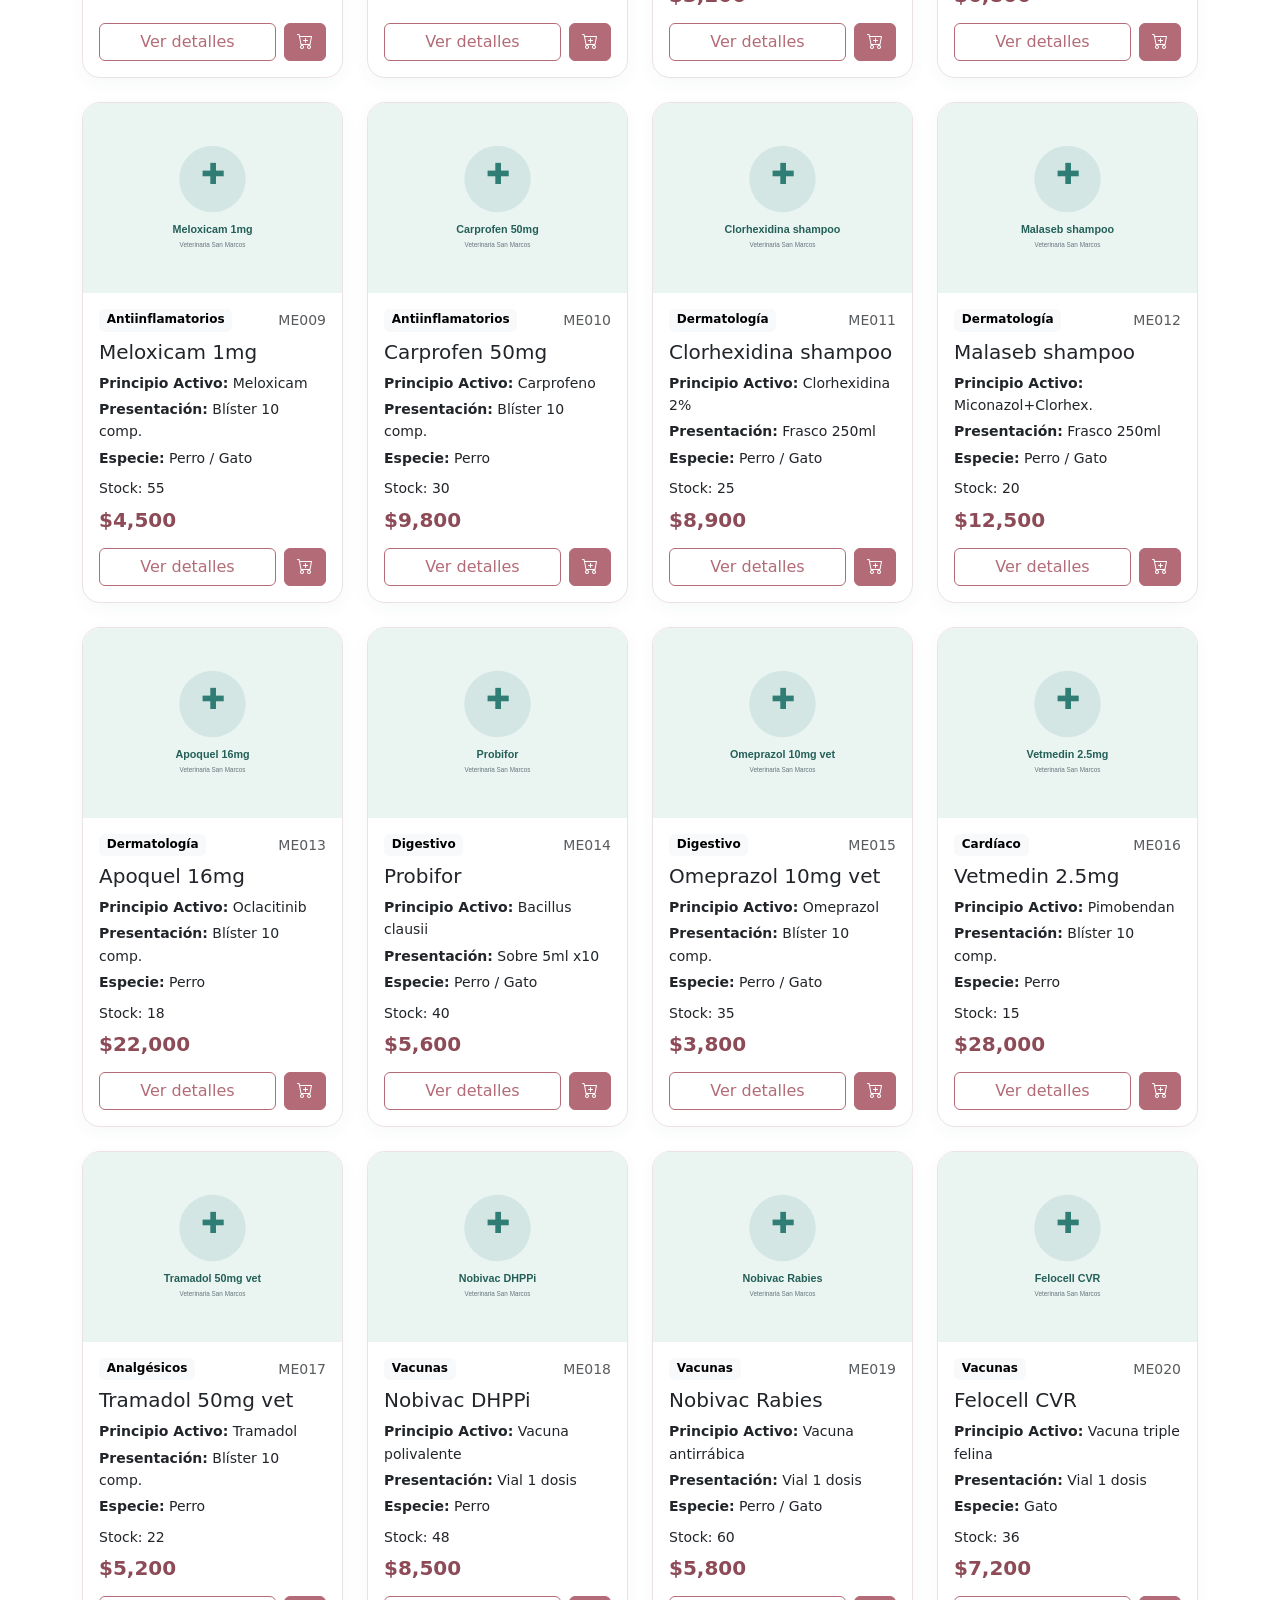
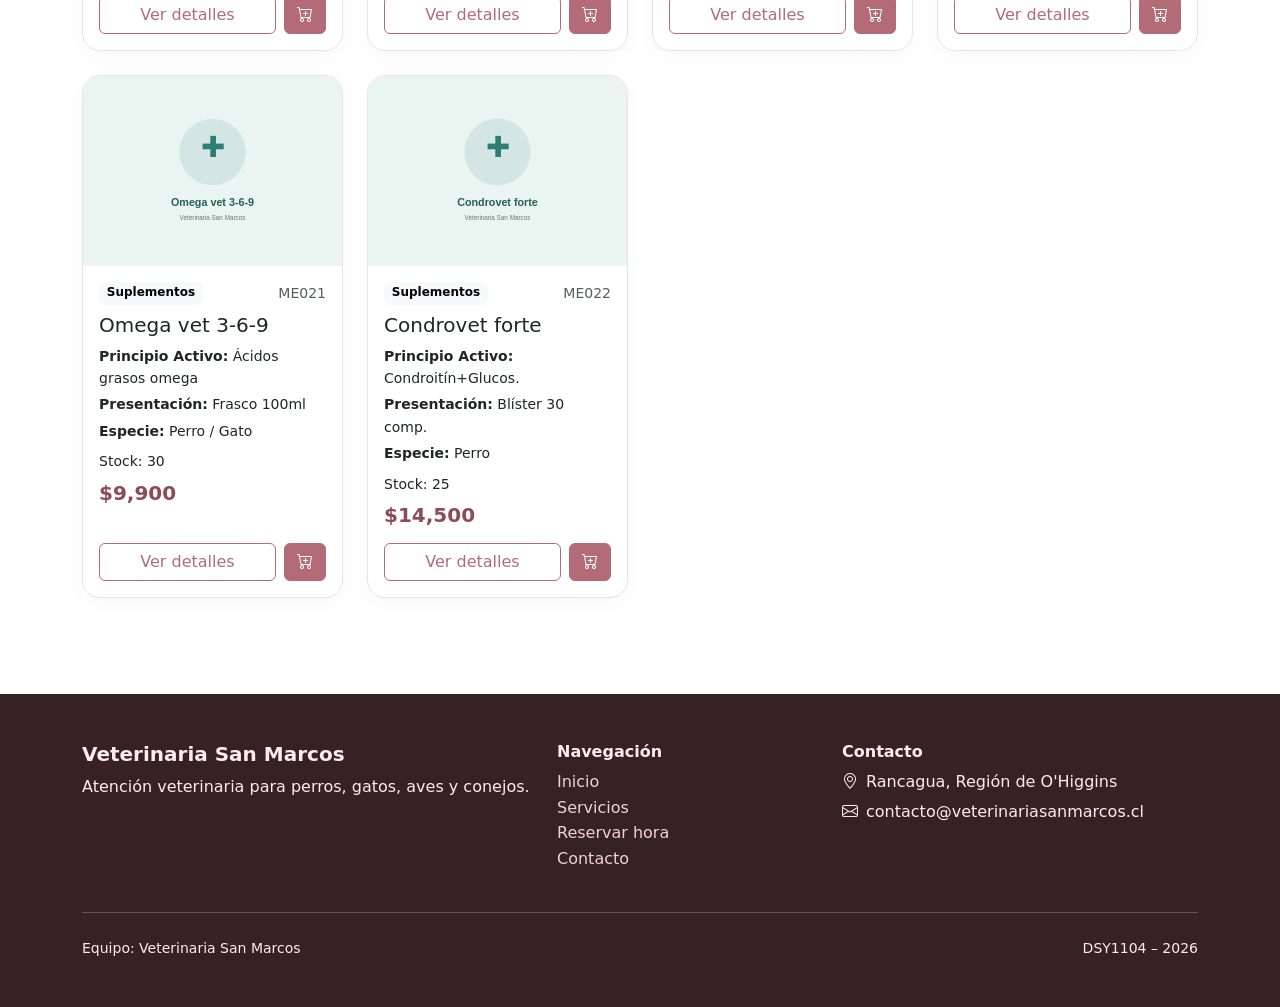
<file: pages/productos.html>
<!DOCTYPE html>
<html lang="es">
<head>
    <meta charset="utf-8"/>
    <meta content="width=device-width, initial-scale=1" name="viewport"/>
    <meta content="Veterinaria San Marcos - Sistema de reservas y servicios veterinarios" name="description"/>
    <title>Productos | Veterinaria San Marcos</title>
    <link href="https://cdn.jsdelivr.net/npm/bootstrap@5.3.3/dist/css/bootstrap.min.css" rel="stylesheet"/>
    <link href="https://cdn.jsdelivr.net/npm/bootstrap-icons@1.11.3/font/bootstrap-icons.min.css" rel="stylesheet"/>
    
    <link href="../css/styles.css" rel="stylesheet"/>
    <script src="https://cdn.jsdelivr.net/npm/bootstrap@5.3.3/dist/js/bootstrap.bundle.min.js"></script>
    <script src="../js/datos.js" defer></script>
    <script src="../js/storage.js" defer></script>
    <script src="../js/userActivo.js" defer></script>
    <script src="../js/carrito.js" defer></script>
    <script src="../js/productos.js" defer></script>
</head>
<body>
    <header class="site-header">
        <nav aria-label="Navegación principal" class="navbar navbar-expand-lg navbar-light bg-white border-bottom shadow-sm">
            <div class="container">
                <a class="navbar-brand d-flex align-items-center gap-2 fw-bold" href="../../index.html">
                    <span aria-hidden="true" class="brand-icon"><i class="bi bi-heart-pulse-fill"></i></span>
                    <span>Veterinaria San Marcos</span>
                </a>
                <input aria-label="Abrir menú de navegación" class="nav-toggle" id="navToggle" type="checkbox"/>
                <label aria-hidden="true" class="nav-toggle-label d-lg-none" for="navToggle">
                    <span></span><span></span><span></span>
                </label>
                <div class="navbar-collapse custom-collapse" id="mainNavigation">
                    <ul class="navbar-nav ms-auto align-items-lg-center gap-lg-1">
                        <li class="nav-item"><a class="nav-link" href="servicios.html">Servicios</a></li>
                        <li class="nav-item"><a class="nav-link" href="reservar.html">Reservar hora</a></li>
                        <li class="nav-item"><a class="nav-link" href="productos.html">Productos</a></li>
                        <li class="nav-item"><a class="nav-link" href="quienes-somos.html">Quiénes somos</a></li>
                        <li class="nav-item"><a class="nav-link" href="contacto.html">Contacto</a></li>
                        
                        <li class="nav-item">
                            <a class="nav-link position-relative" href="#" data-bs-toggle="offcanvas" data-bs-target="#offcanvasCarrito" aria-controls="offcanvasCarrito">
                                <i class="bi bi-cart3 fs-5" id="iconoCarritoNav"></i>
                                <span class="position-absolute top-25 start-75 translate-middle badge rounded-pill bg-danger" id="badgeContadorCarrito">
                                    0
                                </span>
                            </a>
                        </li>
                        
                        <li class="nav-item ms-lg-2 dropdown">
                            <a class="btn btn-primary btn-sm px-3 dropdown-toggle"
                            href="login.html"
                            id="btnLoginNav"
                            role="button"
                            data-bs-toggle="dropdown"
                            aria-expanded="false">
                                <i class="bi bi-person-circle me-1"></i> Iniciar sesión
                            </a>

                            <ul class="dropdown-menu dropdown-menu-end" aria-labelledby="btnLoginNav">
                                <li>
                                    <a class="dropdown-item" href="mis-reservas.html">
                                        <i class="bi bi-calendar-check me-2"></i> Mis reservas
                                    </a>
                                </li>

                                <li>
                                    <a class="dropdown-item" href="mis-compras.html">
                                        <i class="bi bi-bag-check me-2"></i> Mis compras
                                    </a>
                                </li>

                                <li><hr class="dropdown-divider"></li>

                                <li>
                                    <a class="dropdown-item" href="#" id="btnCerrarSesion">
                                        <i class="bi bi-box-arrow-right me-2"></i> Cerrar sesión
                                    </a>
                                </li>
                            </ul>
                        </li>
                    </ul>
                </div>
            </div>
        </nav>
    </header>
    <main>
        <section class="page-hero">
            <div class="container py-5">
                <span class="eyebrow">Catálogo complementario</span>
                <h1 class="display-6 fw-bold mt-2">Productos veterinarios</h1>
                <p class="lead text-muted mb-0">Catálogo informativo de medicamentos y vacunas registrados en el inventario de la clínica.</p>
            </div>
        </section>
        <section class="py-5">
            <div class="container">
                <div class="alert alert-info" role="note">
                    <i class="bi bi-info-circle me-2"></i>
                    La compra de medicamentos queda sujeta a la indicación y condiciones correspondientes. Este catálogo se incorpora como funcionalidad complementaria de la evaluación.
                </div>
                <div class="filter-panel mb-4">
                    <div class="row g-3 align-items-end">
                        <div class="col-md-5">
                            <label class="form-label fw-semibold" for="filtroCategoriaProducto">Categoría</label>
                            <select class="form-select" id="filtroCategoriaProducto">
                                <option value="">Todas las categorías</option>
                            </select>
                        </div>
                        <div class="col-md-3">
                            <label class="form-label fw-semibold" for="filtroPrecioMinProducto">Precio mínimo</label>
                            <input class="form-control" id="filtroPrecioMinProducto" min="0" type="number"/>
                        </div>
                        <div class="col-md-2">
                            <label class="form-label fw-semibold" for="filtroPrecioMaxProducto">Precio máximo</label>
                            <input class="form-control" id="filtroPrecioMaxProducto" min="0" type="number"/>
                        </div>
                        <div class="col-md-2">
                            <button class="btn btn-outline-secondary w-100" id="btnLimpiarFiltrosProductos" type="button">Limpiar</button>
                        </div>
                    </div>
                    <div class="small text-muted mt-3" id="resultadoFiltroProductos">Productos disponibles</div>
                </div>
                <div class="row row-cols-1 row-cols-md-2 row-cols-xl-4 g-4" id="catalogoProductos">
                    <!-- Las tarjetas se crearán dinámicamente con JavaScript a partir de los datos guardados en LocalStorage. -->
                </div>
            </div>
        </section>
    </main>
    <footer class="site-footer mt-5">
        <div class="container py-5">
            <div class="row g-4">
                <div class="col-lg-5">
                    <h2 class="h5 fw-bold">Veterinaria San Marcos</h2>
                    <p class="mb-0">Atención veterinaria para perros, gatos, aves y conejos.</p>
                </div>
                <div class="col-sm-6 col-lg-3">
                    <h2 class="h6 fw-bold">Navegación</h2>
                    <ul class="list-unstyled footer-links">
                        <li><a href="../index.html">Inicio</a></li>
                        <li><a href="servicios.html">Servicios</a></li>
                        <li><a href="reservar.html">Reservar hora</a></li>
                        <li><a href="contacto.html">Contacto</a></li>
                    </ul>
                </div>
                <div class="col-sm-6 col-lg-4">
                    <h2 class="h6 fw-bold">Contacto</h2>
                    <p class="mb-1"><i class="bi bi-geo-alt me-2"></i>Rancagua, Región de O'Higgins</p>
                    <p class="mb-0"><i class="bi bi-envelope me-2"></i>contacto@veterinariasanmarcos.cl</p>
                </div>
            </div>
            <hr class="my-4"/>
            <div class="small d-flex flex-column flex-md-row justify-content-between gap-2">
                <span>Equipo: Veterinaria San Marcos</span>
                <span>DSY1104 – 2026</span>
            </div>
        </div>
    </footer>
    <script src="../js/script.js"></script>

    <!-- Panel Lateral del Carrito (Offcanvas) -->
<div class="offcanvas offcanvas-end" tabindex="-1" id="offcanvasCarrito" aria-labelledby="offcanvasCarritoLabel">
  <div class="offcanvas-header border-bottom">
    <h5 class="offcanvas-title fw-bold" id="offcanvasCarritoLabel"><i class="bi bi-cart3 me-2"></i>Tu Carrito</h5>
    <button type="button" class="btn-close" data-bs-dismiss="offcanvas" aria-label="Close"></button>
  </div>
  <div class="offcanvas-body d-flex flex-column justify-content-between">
    <div>
      <div id="offcanvasCarritoVacio" class="text-center py-5 text-muted">
        <i class="bi bi-cart-x display-4"></i>
        <p class="mt-3">Tu carrito está vacío</p>
      </div>
      <div id="offcanvasListaItems" class="d-grid gap-3">
        <!-- Aquí se inyectan los productos dinámicamente -->
      </div>
    </div>
    <div class="border-top pt-3">
      <div class="d-flex justify-content-between mb-3">
        <span class="fw-bold">Total estimado:</span>
        <strong class="h5 mb-0" id="offcanvasTotal">$0</strong>
      </div>
      <a href="carrito.html" class="btn btn-outline-primary w-100 mb-2">Ver carrito completo</a>
      <a href="carrito.html" class="btn btn-primary w-100">Finalizar compra</a>
    </div>
  </div>
</div>

</body>
</html>
</file>
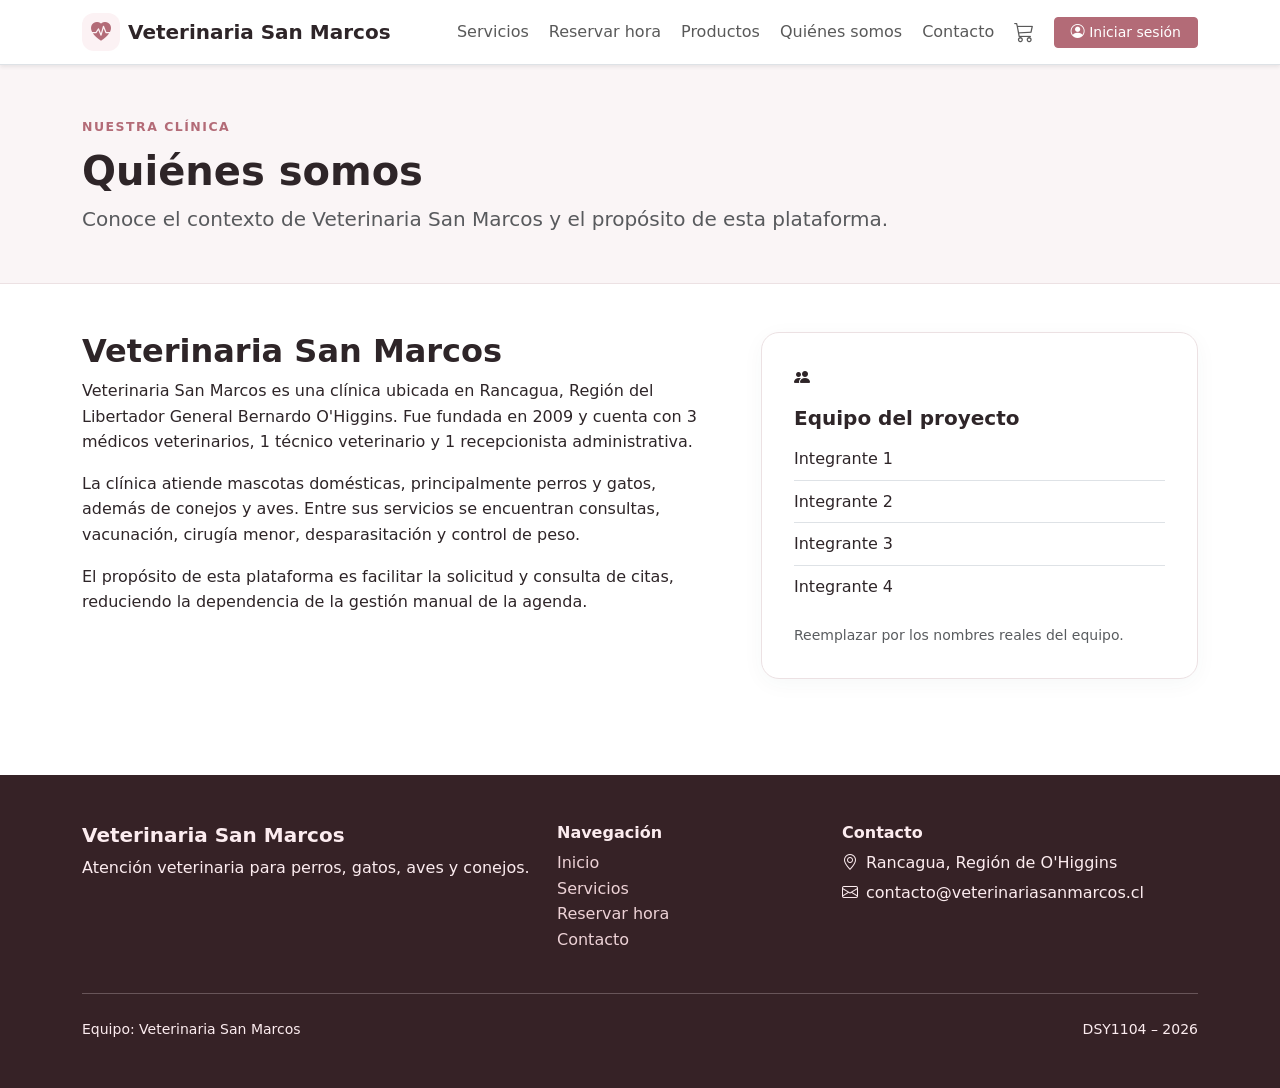
<file: pages/quienes-somos.html>
<!doctype html>
<html lang="es">
<head>
  <meta charset="utf-8">
  <meta name="viewport" content="width=device-width, initial-scale=1">
  <meta name="description" content="Veterinaria San Marcos - Sistema de reservas y servicios veterinarios">
  <title>Quiénes somos | Veterinaria San Marcos</title>
  <link href="https://cdn.jsdelivr.net/npm/bootstrap@5.3.3/dist/css/bootstrap.min.css" rel="stylesheet">
  <link href="https://cdn.jsdelivr.net/npm/bootstrap-icons@1.11.3/font/bootstrap-icons.min.css" rel="stylesheet">
  <link rel="stylesheet" href="../css/styles.css">
    <script src="https://cdn.jsdelivr.net/npm/bootstrap@5.3.3/dist/js/bootstrap.bundle.min.js"></script>
    <script src="../js/userActivo.js" defer></script>
    <script src="../js/carrito.js" defer></script>
</head>

<body>

<header class="site-header">
  <nav class="navbar navbar-expand-lg navbar-light bg-white border-bottom shadow-sm" aria-label="Navegación principal">
    <div class="container">
      <a class="navbar-brand d-flex align-items-center gap-2 fw-bold" href="../../index.html">
        <span class="brand-icon" aria-hidden="true"><i class="bi bi-heart-pulse-fill"></i></span>
        <span>Veterinaria San Marcos</span>
      </a>

      <input class="nav-toggle" type="checkbox" id="navToggle" aria-label="Abrir menú de navegación">
      <label class="nav-toggle-label d-lg-none" for="navToggle" aria-hidden="true">
        <span></span><span></span><span></span>
      </label>

      <div class="navbar-collapse custom-collapse" id="mainNavigation">
                    <ul class="navbar-nav ms-auto align-items-lg-center gap-lg-1">
                        <li class="nav-item"><a class="nav-link" href="servicios.html">Servicios</a></li>
                        <li class="nav-item"><a class="nav-link" href="reservar.html">Reservar hora</a></li>
                        <li class="nav-item"><a class="nav-link" href="productos.html">Productos</a></li>
                        <li class="nav-item"><a class="nav-link" href="quienes-somos.html">Quiénes somos</a></li>
                        <li class="nav-item"><a class="nav-link" href="contacto.html">Contacto</a></li>
                        
                        <li class="nav-item">
                            <a class="nav-link position-relative" href="#" data-bs-toggle="offcanvas" data-bs-target="#offcanvasCarrito" aria-controls="offcanvasCarrito">
                                <i class="bi bi-cart3 fs-5" id="iconoCarritoNav"></i>
                                <span class="position-absolute top-25 start-75 translate-middle badge rounded-pill bg-danger" id="badgeContadorCarrito">
                                    0
                                </span>
                            </a>
                        </li>
                        
                        <li class="nav-item ms-lg-2 dropdown">
                            <a class="btn btn-primary btn-sm px-3 dropdown-toggle"
                            href="login.html"
                            id="btnLoginNav"
                            role="button"
                            data-bs-toggle="dropdown"
                            aria-expanded="false">
                                <i class="bi bi-person-circle me-1"></i> Iniciar sesión
                            </a>

                            <ul class="dropdown-menu dropdown-menu-end" aria-labelledby="btnLoginNav">
                                <li>
                                    <a class="dropdown-item" href="mis-reservas.html">
                                        <i class="bi bi-calendar-check me-2"></i> Mis reservas
                                    </a>
                                </li>

                                <li>
                                    <a class="dropdown-item" href="mis-compras.html">
                                        <i class="bi bi-bag-check me-2"></i> Mis compras
                                    </a>
                                </li>

                                <li><hr class="dropdown-divider"></li>

                                <li>
                                    <a class="dropdown-item" href="#" id="btnCerrarSesion">
                                        <i class="bi bi-box-arrow-right me-2"></i> Cerrar sesión
                                    </a>
                                </li>
                            </ul>
                        </li>
                    </ul>
                </div>
    </div>
  </nav>
</header>

<main>
  <section class="page-hero">
    <div class="container py-5">
      <span class="eyebrow">Nuestra clínica</span>
      <h1 class="display-6 fw-bold mt-2">Quiénes somos</h1>
      <p class="lead text-muted mb-0">Conoce el contexto de Veterinaria San Marcos y el propósito de esta plataforma.</p>
    </div>
  </section>
  <section class="py-5">
    <div class="container">
      <div class="row g-5">
        <div class="col-lg-7">
          <h2 class="fw-bold">Veterinaria San Marcos</h2>
          <p>Veterinaria San Marcos es una clínica ubicada en Rancagua, Región del Libertador General Bernardo O'Higgins. Fue fundada en 2009 y cuenta con 3 médicos veterinarios, 1 técnico veterinario y 1 recepcionista administrativa.</p>
          <p>La clínica atiende mascotas domésticas, principalmente perros y gatos, además de conejos y aves. Entre sus servicios se encuentran consultas, vacunación, cirugía menor, desparasitación y control de peso.</p>
          <p>El propósito de esta plataforma es facilitar la solicitud y consulta de citas, reduciendo la dependencia de la gestión manual de la agenda.</p>
        </div>
        <div class="col-lg-5">
          <div class="info-panel h-100">
            <i class="bi bi-people-fill"></i>
            <h2 class="h5 fw-bold mt-3">Equipo del proyecto</h2>
            <ul class="list-unstyled mb-0">
              <li class="py-2 border-bottom">Integrante 1</li>
              <li class="py-2 border-bottom">Integrante 2</li>
              <li class="py-2 border-bottom">Integrante 3</li>
              <li class="py-2">Integrante 4</li>
            </ul>
            <p class="small text-muted mt-3 mb-0">Reemplazar por los nombres reales del equipo.</p>
          </div>
        </div>
      </div>
    </div>
  </section>
</main>

<footer class="site-footer mt-5">
  <div class="container py-5">
    <div class="row g-4">
      <div class="col-lg-5">
        <h2 class="h5 fw-bold">Veterinaria San Marcos</h2>
        <p class="mb-0">Atención veterinaria para perros, gatos, aves y conejos.</p>
      </div>
      <div class="col-sm-6 col-lg-3">
        <h2 class="h6 fw-bold">Navegación</h2>
        <ul class="list-unstyled footer-links">
          <li><a href="../index.html">Inicio</a></li>
          <li><a href="servicios.html">Servicios</a></li>
          <li><a href="reservar.html">Reservar hora</a></li>
          <li><a href="contacto.html">Contacto</a></li>
        </ul>
      </div>
      <div class="col-sm-6 col-lg-4">
        <h2 class="h6 fw-bold">Contacto</h2>
        <p class="mb-1"><i class="bi bi-geo-alt me-2"></i>Rancagua, Región de O'Higgins</p>
        <p class="mb-0"><i class="bi bi-envelope me-2"></i>contacto@veterinariasanmarcos.cl</p>
      </div>
    </div>
    <hr class="my-4">
    <div class="small d-flex flex-column flex-md-row justify-content-between gap-2">
      <span>Equipo: Veterinaria San Marcos</span>
      <span>DSY1104 – 2026</span>
    </div>
  </div>
</footer>


<script src="../js/script.js"></script>
</body>
</html>
</file>
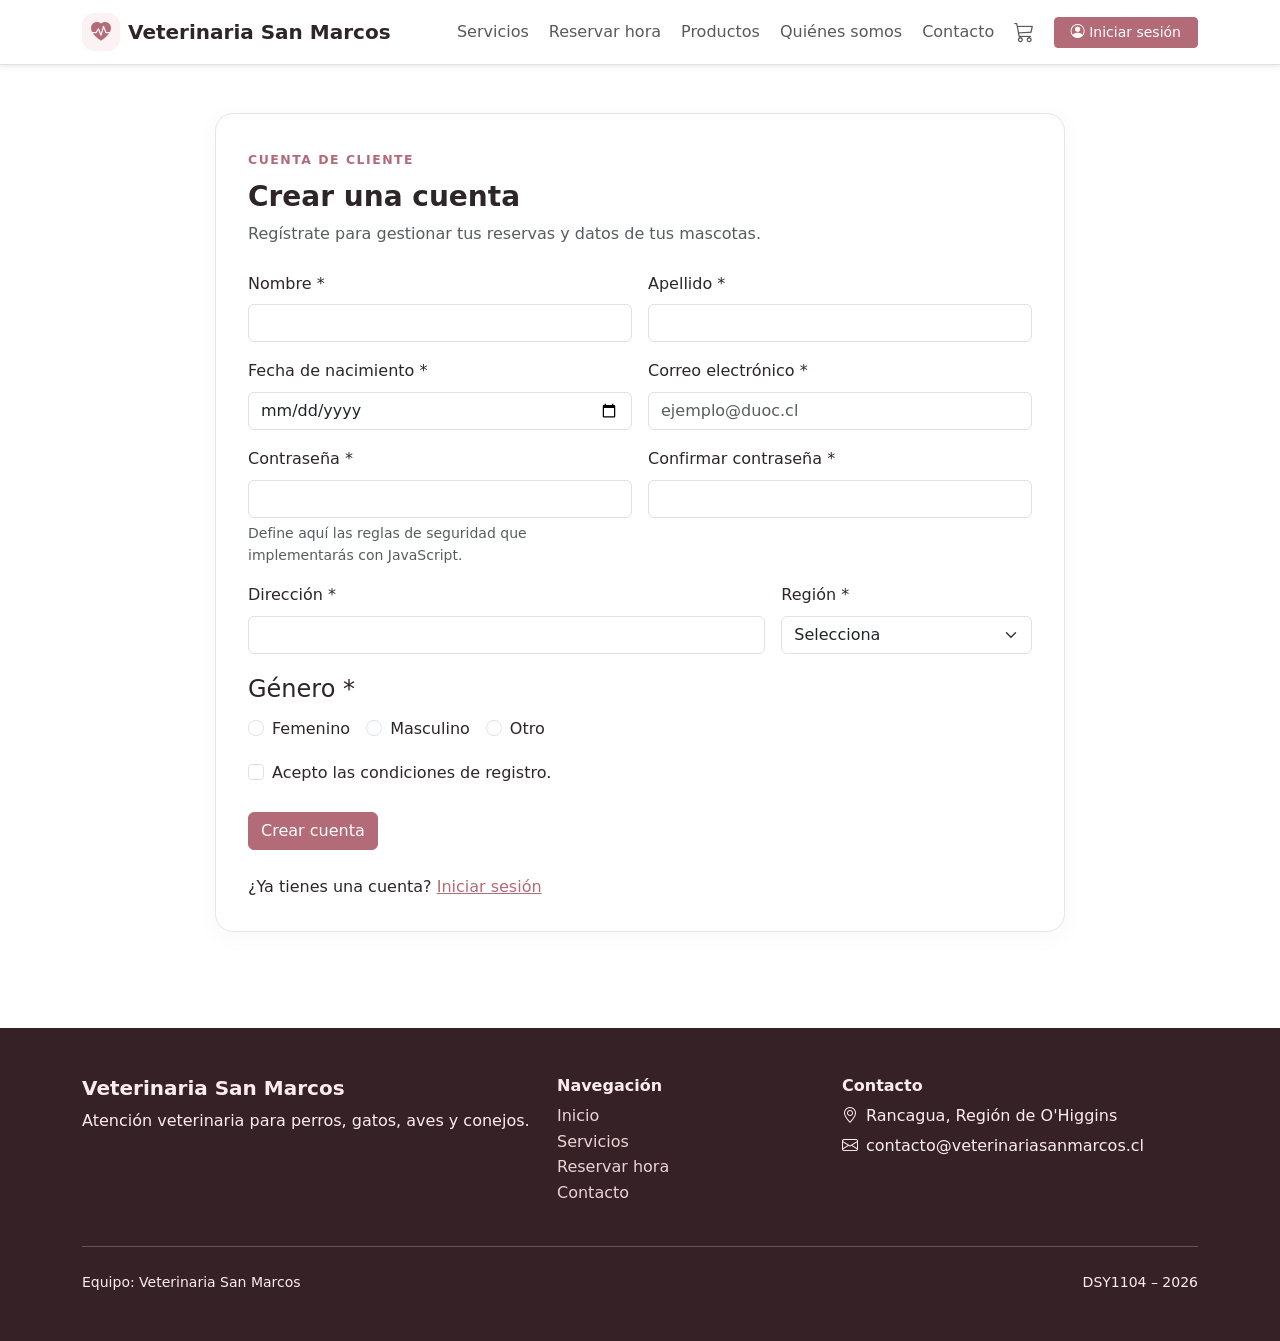
<file: pages/registro.html>
<!doctype html>
<html lang="es">
<head>
  <meta charset="utf-8">
  <meta name="viewport" content="width=device-width, initial-scale=1">
  <meta name="description" content="Veterinaria San Marcos - Sistema de reservas y servicios veterinarios">
  <title>Registro | Veterinaria San Marcos</title>
  <link href="https://cdn.jsdelivr.net/npm/bootstrap@5.3.3/dist/css/bootstrap.min.css" rel="stylesheet">
  <link href="https://cdn.jsdelivr.net/npm/bootstrap-icons@1.11.3/font/bootstrap-icons.min.css" rel="stylesheet">
  <link rel="stylesheet" href="../css/styles.css">
    <script src="https://cdn.jsdelivr.net/npm/bootstrap@5.3.3/dist/js/bootstrap.bundle.min.js"></script>
    <script src="../js/datos.js" defer></script>
    <script src="../js/storage.js" defer></script>
    <script src="../js/userActivo.js" defer></script>
    <script src="../js/carrito.js" defer></script>
    <script src="../js/registroUsuario.js" defer></script>
</head>

<body>

<header class="site-header">
  <nav class="navbar navbar-expand-lg navbar-light bg-white border-bottom shadow-sm" aria-label="Navegación principal">
    <div class="container">
      <a class="navbar-brand d-flex align-items-center gap-2 fw-bold" href="../../index.html">
        <span class="brand-icon" aria-hidden="true"><i class="bi bi-heart-pulse-fill"></i></span>
        <span>Veterinaria San Marcos</span>
      </a>

      <input class="nav-toggle" type="checkbox" id="navToggle" aria-label="Abrir menú de navegación">
      <label class="nav-toggle-label d-lg-none" for="navToggle" aria-hidden="true">
        <span></span><span></span><span></span>
      </label>

      <div class="navbar-collapse custom-collapse" id="mainNavigation">
                    <ul class="navbar-nav ms-auto align-items-lg-center gap-lg-1">
                        <li class="nav-item"><a class="nav-link" href="servicios.html">Servicios</a></li>
                        <li class="nav-item"><a class="nav-link" href="reservar.html">Reservar hora</a></li>
                        <li class="nav-item"><a class="nav-link" href="productos.html">Productos</a></li>
                        <li class="nav-item"><a class="nav-link" href="quienes-somos.html">Quiénes somos</a></li>
                        <li class="nav-item"><a class="nav-link" href="contacto.html">Contacto</a></li>
                        
                        <li class="nav-item">
                            <a class="nav-link position-relative" href="#" data-bs-toggle="offcanvas" data-bs-target="#offcanvasCarrito" aria-controls="offcanvasCarrito">
                                <i class="bi bi-cart3 fs-5" id="iconoCarritoNav"></i>
                                <span class="position-absolute top-25 start-75 translate-middle badge rounded-pill bg-danger" id="badgeContadorCarrito">
                                    0
                                </span>
                            </a>
                        </li>
                        
                        <li class="nav-item ms-lg-2 dropdown">
                            <a class="btn btn-primary btn-sm px-3 dropdown-toggle"
                            href="login.html"
                            id="btnLoginNav"
                            role="button"
                            data-bs-toggle="dropdown"
                            aria-expanded="false">
                                <i class="bi bi-person-circle me-1"></i> Iniciar sesión
                            </a>

                            <ul class="dropdown-menu dropdown-menu-end" aria-labelledby="btnLoginNav">
                                <li>
                                    <a class="dropdown-item" href="mis-reservas.html">
                                        <i class="bi bi-calendar-check me-2"></i> Mis reservas
                                    </a>
                                </li>

                                <li>
                                    <a class="dropdown-item" href="mis-compras.html">
                                        <i class="bi bi-bag-check me-2"></i> Mis compras
                                    </a>
                                </li>

                                <li><hr class="dropdown-divider"></li>

                                <li>
                                    <a class="dropdown-item" href="#" id="btnCerrarSesion">
                                        <i class="bi bi-box-arrow-right me-2"></i> Cerrar sesión
                                    </a>
                                </li>
                            </ul>
                        </li>
                    </ul>
                </div>
    </div>
  </nav>
</header>

<main class="py-5">
  <div class="container">
    <div class="auth-card auth-card-wide mx-auto">
      <div class="mb-4">
        <span class="eyebrow">Cuenta de cliente</span>
        <h1 class="h3 fw-bold mt-2">Crear una cuenta</h1>
        <p class="text-muted">Regístrate para gestionar tus reservas y datos de tus mascotas.</p>
      </div>
      <form id="formRegistro" novalidate>
        <div class="row g-3">
          <div class="col-md-6">
            <label for="nombreRegistro" class="form-label">Nombre *</label>
            <input type="text" class="form-control" id="nombreRegistro" name="nombre" required>
            <div class="invalid-feedback" id="errorNombreRegistro"></div>
          </div>
          <div class="col-md-6">
            <label for="apellidoRegistro" class="form-label">Apellido *</label>
            <input type="text" class="form-control" id="apellidoRegistro" name="apellido" required>
            <div class="invalid-feedback" id="errorApellidoRegistro"></div>
          </div>
          <div class="col-md-6">
            <label for="fechaNacimientoRegistro" class="form-label">Fecha de nacimiento *</label>
            <input type="date" class="form-control" id="fechaNacimientoRegistro" name="fechaNacimiento" required>
            <div class="invalid-feedback" id="errorFechaNacimientoRegistro"></div>
          </div>
          <div class="col-md-6">
            <label for="emailRegistro" class="form-label">Correo electrónico *</label>
            <input type="email" class="form-control" id="emailRegistro" name="email" placeholder="ejemplo@duoc.cl" required>
            <div class="invalid-feedback" id="errorEmailRegistro"></div>
          </div>
          <div class="col-md-6">
            <label for="passwordRegistro" class="form-label">Contraseña *</label>
            <input type="password" class="form-control" id="passwordRegistro" name="password" required>
            <div class="form-text">Define aquí las reglas de seguridad que implementarás con JavaScript.</div>
            <div class="invalid-feedback" id="errorPasswordRegistro"></div>
          </div>
          <div class="col-md-6">
            <label for="confirmPasswordRegistro" class="form-label">Confirmar contraseña *</label>
            <input type="password" class="form-control" id="confirmPasswordRegistro" name="confirmPassword" required>
            <div class="invalid-feedback" id="errorConfirmPasswordRegistro"></div>
          </div>
          <div class="col-md-8">
            <label for="direccionRegistro" class="form-label">Dirección *</label>
            <input type="text" class="form-control" id="direccionRegistro" name="direccion" required>
            <div class="invalid-feedback" id="errorDireccionRegistro"></div>
          </div>
          <div class="col-md-4">
            <label for="regionRegistro" class="form-label">Región *</label>
            <select class="form-select" id="regionRegistro" name="region" required>
              <option value="">Selecciona</option>
            </select>
            <div class="invalid-feedback" id="errorRegionRegistro"></div>
          </div>
          <fieldset class="col-12">
            <legend class="form-label">Género *</legend>
            <div class="d-flex flex-wrap gap-3">
              <div class="form-check"><input class="form-check-input" type="radio" name="genero" id="generoFemenino" value="Femenino" required><label class="form-check-label" for="generoFemenino">Femenino</label></div>
              <div class="form-check"><input class="form-check-input" type="radio" name="genero" id="generoMasculino" value="Masculino"><label class="form-check-label" for="generoMasculino">Masculino</label></div>
              <div class="form-check"><input class="form-check-input" type="radio" name="genero" id="generoOtro" value="Otro"><label class="form-check-label" for="generoOtro">Otro</label></div>
            </div>
            <div class="invalid-feedback" id="errorGeneroRegistro"></div>
          </fieldset>
          <div class="col-12">
            <div class="form-check">
              <input class="form-check-input" type="checkbox" id="terminosRegistro" name="terminos" required>
              <label class="form-check-label" for="terminosRegistro">Acepto las condiciones de registro.</label>
            </div>
            <div class="invalid-feedback" id="errorTerminosRegistro"></div>
          </div>
        </div>
        <div class="alert alert-danger d-none mt-4" id="mensajeErrorRegistro" role="alert"></div>
        <div class="alert alert-success d-none mt-4" id="mensajeExitoRegistro" role="status"></div>
        <button type="submit" class="btn btn-primary mt-4" id="btnRegistro">Crear cuenta</button>
      </form>
      <p class="mt-4 mb-0">¿Ya tienes una cuenta? <a href="login.html">Iniciar sesión</a></p>
    </div>
  </div>
</main>

<footer class="site-footer mt-5">
  <div class="container py-5">
    <div class="row g-4">
      <div class="col-lg-5">
        <h2 class="h5 fw-bold">Veterinaria San Marcos</h2>
        <p class="mb-0">Atención veterinaria para perros, gatos, aves y conejos.</p>
      </div>
      <div class="col-sm-6 col-lg-3">
        <h2 class="h6 fw-bold">Navegación</h2>
        <ul class="list-unstyled footer-links">
          <li><a href="../index.html">Inicio</a></li>
          <li><a href="servicios.html">Servicios</a></li>
          <li><a href="reservar.html">Reservar hora</a></li>
          <li><a href="contacto.html">Contacto</a></li>
        </ul>
      </div>
      <div class="col-sm-6 col-lg-4">
        <h2 class="h6 fw-bold">Contacto</h2>
        <p class="mb-1"><i class="bi bi-geo-alt me-2"></i>Rancagua, Región de O'Higgins</p>
        <p class="mb-0"><i class="bi bi-envelope me-2"></i>contacto@veterinariasanmarcos.cl</p>
      </div>
    </div>
    <hr class="my-4">
    <div class="small d-flex flex-column flex-md-row justify-content-between gap-2">
      <span>Equipo: Veterinaria San Marcos</span>
      <span>DSY1104 – 2026</span>
    </div>
  </div>
</footer>


<script src="../js/script.js"></script>
</body>
</html>
</file>
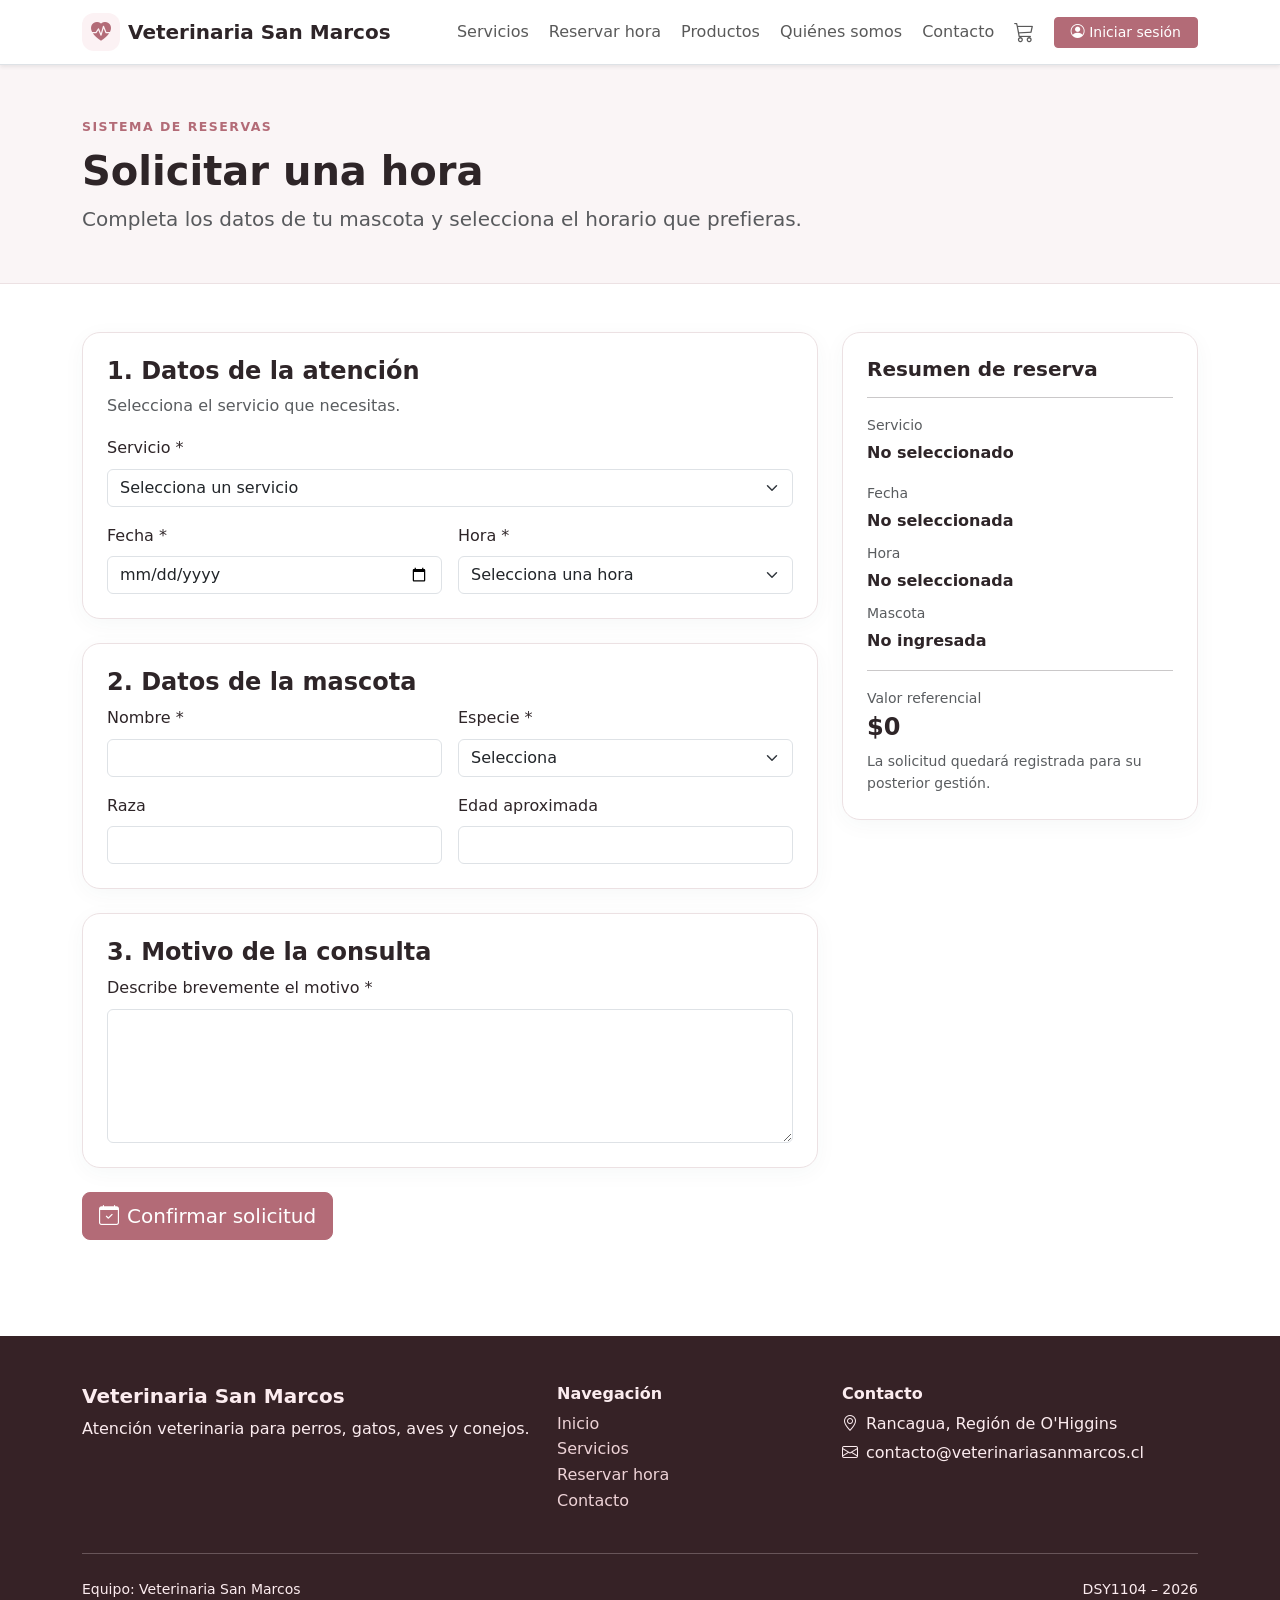
<file: pages/reservar.html>
<!DOCTYPE html>
<html lang="es">
<head>
    <meta charset="utf-8"/>
    <meta content="width=device-width, initial-scale=1" name="viewport"/>
    <meta content="Veterinaria San Marcos - Sistema de reservas y servicios veterinarios" name="description"/>
    <title>Reservar hora | Veterinaria San Marcos</title>
    <link href="https://cdn.jsdelivr.net/npm/bootstrap@5.3.3/dist/css/bootstrap.min.css" rel="stylesheet"/>
    <link href="https://cdn.jsdelivr.net/npm/bootstrap-icons@1.11.3/font/bootstrap-icons.min.css" rel="stylesheet"/>
    <link href="../css/styles.css" rel="stylesheet"/>
    <script src="https://cdn.jsdelivr.net/npm/bootstrap@5.3.3/dist/js/bootstrap.bundle.min.js"></script>
    <script src="../js/datos.js" defer></script>
    <script src="../js/storage.js" defer></script>
    <script src="../js/userActivo.js" defer></script>
    <script src="../js/carrito.js" defer></script>
    <script src="../js/reserva.js" defer></script>
</head>
<body>
    <header class="site-header">
        <nav aria-label="Navegación principal" class="navbar navbar-expand-lg navbar-light bg-white border-bottom shadow-sm">
            <div class="container">
                <a class="navbar-brand d-flex align-items-center gap-2 fw-bold" href="../../index.html">
                    <span aria-hidden="true" class="brand-icon"><i class="bi bi-heart-pulse-fill"></i></span>
                    <span>Veterinaria San Marcos</span>
                </a>
                <input aria-label="Abrir menú de navegación" class="nav-toggle" id="navToggle" type="checkbox"/>
                <label aria-hidden="true" class="nav-toggle-label d-lg-none" for="navToggle">
                    <span></span><span></span><span></span>
                </label>
                <div class="navbar-collapse custom-collapse" id="mainNavigation">
                    <ul class="navbar-nav ms-auto align-items-lg-center gap-lg-1">
                        <li class="nav-item"><a class="nav-link" href="servicios.html">Servicios</a></li>
                        <li class="nav-item"><a class="nav-link" href="reservar.html">Reservar hora</a></li>
                        <li class="nav-item"><a class="nav-link" href="productos.html">Productos</a></li>
                        <li class="nav-item"><a class="nav-link" href="quienes-somos.html">Quiénes somos</a></li>
                        <li class="nav-item"><a class="nav-link" href="contacto.html">Contacto</a></li>
                        
                        <li class="nav-item">
                            <a class="nav-link position-relative" href="#" data-bs-toggle="offcanvas" data-bs-target="#offcanvasCarrito" aria-controls="offcanvasCarrito">
                                <i class="bi bi-cart3 fs-5" id="iconoCarritoNav"></i>
                                <span class="position-absolute top-25 start-75 translate-middle badge rounded-pill bg-danger" id="badgeContadorCarrito">
                                    0
                                </span>
                            </a>
                        </li>
                        
                        <li class="nav-item ms-lg-2 dropdown">
                            <a class="btn btn-primary btn-sm px-3 dropdown-toggle"
                            href="login.html"
                            id="btnLoginNav"
                            role="button"
                            data-bs-toggle="dropdown"
                            aria-expanded="false">
                                <i class="bi bi-person-circle me-1"></i> Iniciar sesión
                            </a>

                            <ul class="dropdown-menu dropdown-menu-end" aria-labelledby="btnLoginNav">
                                <li>
                                    <a class="dropdown-item" href="mis-reservas.html">
                                        <i class="bi bi-calendar-check me-2"></i> Mis reservas
                                    </a>
                                </li>

                                <li>
                                    <a class="dropdown-item" href="mis-compras.html">
                                        <i class="bi bi-bag-check me-2"></i> Mis compras
                                    </a>
                                </li>

                                <li><hr class="dropdown-divider"></li>

                                <li>
                                    <a class="dropdown-item" href="#" id="btnCerrarSesion">
                                        <i class="bi bi-box-arrow-right me-2"></i> Cerrar sesión
                                    </a>
                                </li>
                            </ul>
                        </li>
                    </ul>
                </div>
            </div>
        </nav>
    </header>
    <main>
        <section class="page-hero">
            <div class="container py-5">
                <span class="eyebrow">Sistema de reservas</span>
                <h1 class="display-6 fw-bold mt-2">Solicitar una hora</h1>
                <p class="lead text-muted mb-0">Completa los datos de tu mascota y selecciona el horario que prefieras.</p>
            </div>
        </section>
        <section class="py-5">
            <div class="container">
                <form id="formReserva" novalidate="">
                    <div class="row g-4">
                        <div class="col-lg-8">
                            <div class="form-section">
                                <h2 class="h4 fw-bold">1. Datos de la atención</h2>
                                <p class="text-muted">Selecciona el servicio que necesitas.</p>
                                <div class="mb-3">
                                    <label class="form-label" for="servicioReserva">Servicio *</label>
                                    <select class="form-select" id="servicioReserva" name="servicio" required="">
                                        <option value="">Selecciona un servicio</option>
                                    </select>
                                    <div class="invalid-feedback" id="errorServicioReserva"></div>
                                </div>
                                <div class="row g-3">
                                    <div class="col-md-6">
                                        <label class="form-label" for="fechaReserva">Fecha *</label>
                                        <input class="form-control" id="fechaReserva" name="fecha" required="" type="date"/>
                                        <div class="invalid-feedback" id="errorFechaReserva"></div>
                                    </div>
                                    <div class="col-md-6">
                                        <label class="form-label" for="horaReserva">Hora *</label>
                                        <select class="form-select" id="horaReserva" name="hora" required="">
                                            <option value="">Selecciona una hora</option>
                                            <option value="09:00">09:00</option>
                                            <option value="09:30">09:30</option>
                                            <option value="10:00">10:00</option>
                                            <option value="10:30">10:30</option>
                                            <option value="11:00">11:00</option>
                                            <option value="11:30">11:30</option>
                                            <option value="12:00">12:00</option>
                                            <option value="12:30">12:30</option>
                                            <option value="14:00">14:00</option>
                                            <option value="14:30">14:30</option>
                                            <option value="15:00">15:00</option>
                                            <option value="15:30">15:30</option>
                                            <option value="16:00">16:00</option>
                                            <option value="16:30">16:30</option>
                                            <option value="17:00">17:00</option>
                                            <option value="17:30">17:30</option>
                                        </select>
                                        <div class="invalid-feedback" id="errorHoraReserva"></div>
                                    </div>
                                </div>
                            </div>
                            <div class="form-section mt-4">
                                <h2 class="h4 fw-bold">2. Datos de la mascota</h2>
                                <div class="row g-3">
                                    <div class="col-md-6">
                                        <label class="form-label" for="nombreMascota">Nombre *</label>
                                        <input class="form-control" id="nombreMascota" name="nombreMascota" required="" type="text"/>
                                        <div class="invalid-feedback" id="errorNombreMascota"></div>
                                    </div>
                                    <div class="col-md-6">
                                        <label class="form-label" for="especieMascota">Especie *</label>
                                        <select class="form-select" id="especieMascota" name="especieMascota" required="">
                                            <option value="">Selecciona</option>
                                            <option value="Perro">Perro</option>
                                            <option value="Gato">Gato</option>
                                            <option value="Ave">Ave</option>
                                            <option value="Conejo">Conejo</option>
                                        </select>
                                        <div class="invalid-feedback" id="errorEspecieMascota"></div>
                                    </div>
                                    <div class="col-md-6">
                                        <label class="form-label" for="razaMascota">Raza</label>
                                        <input class="form-control" id="razaMascota" name="razaMascota" type="text"/>
                                    </div>
                                    <div class="col-md-6">
                                        <label class="form-label" for="edadMascota">Edad aproximada</label>
                                        <input class="form-control" id="edadMascota" max="100" min="0" name="edadMascota" type="number"/>
                                    </div>
                                </div>
                            </div>
                            <div class="form-section mt-4">
                                <h2 class="h4 fw-bold">3. Motivo de la consulta</h2>
                                <label class="form-label" for="motivoReserva">Describe brevemente el motivo *</label>
                                <textarea class="form-control" id="motivoReserva" name="motivo" required="" rows="5"></textarea>
                                <div class="invalid-feedback" id="errorMotivoReserva"></div>
                            </div>
                            <div class="alert alert-danger d-none mt-4" id="mensajeErrorReserva" role="alert"></div>
                            <div class="alert alert-success d-none mt-4" id="mensajeExitoReserva" role="status"></div>
                            <button class="btn btn-primary btn-lg mt-4" id="btnConfirmarReserva" type="submit">
                                <i class="bi bi-calendar-check me-2"></i>Confirmar solicitud
                            </button>
                        </div>
                        <aside class="col-lg-4">
                            <div class="summary-card sticky-lg-top" id="resumenReserva">
                                <h2 class="h5 fw-bold">Resumen de reserva</h2>
                                <hr/>
                                <p class="small text-muted mb-1">Servicio</p>
                                <p class="fw-semibold" id="resumenServicio">No seleccionado</p>
                                <p class="small text-muted mb-1">Fecha</p>
                                <p class="fw-semibold mb-2" id="resumenFecha">No seleccionada</p>

                                <p class="small text-muted mb-1">Hora</p>
                                <p class="fw-semibold mb-2" id="resumenHora">No seleccionada</p>
                                <p class="small text-muted mb-1">Mascota</p>
                                <p class="fw-semibold" id="resumenMascota">No ingresada</p>
                                <hr/>
                                <p class="small text-muted mb-1">Valor referencial</p>
                                <p class="h4 fw-bold" id="resumenPrecio">$0</p>
                                <p class="small text-muted mb-0">La solicitud quedará registrada para su posterior gestión.</p>
                            </div>
                        </aside>
                    </div>
                </form>
            </div>
        </section>
    </main>
    <footer class="site-footer mt-5">
        <div class="container py-5">
            <div class="row g-4">
                <div class="col-lg-5">
                    <h2 class="h5 fw-bold">Veterinaria San Marcos</h2>
                    <p class="mb-0">Atención veterinaria para perros, gatos, aves y conejos.</p>
                </div>
                <div class="col-sm-6 col-lg-3">
                    <h2 class="h6 fw-bold">Navegación</h2>
                    <ul class="list-unstyled footer-links">
                        <li><a href="../index.html">Inicio</a></li>
                        <li><a href="servicios.html">Servicios</a></li>
                        <li><a href="reservar.html">Reservar hora</a></li>
                        <li><a href="contacto.html">Contacto</a></li>
                    </ul>
                </div>
                <div class="col-sm-6 col-lg-4">
                    <h2 class="h6 fw-bold">Contacto</h2>
                    <p class="mb-1"><i class="bi bi-geo-alt me-2"></i>Rancagua, Región de O'Higgins</p>
                    <p class="mb-0"><i class="bi bi-envelope me-2"></i>contacto@veterinariasanmarcos.cl</p>
                </div>
            </div>
            <hr class="my-4"/>
            <div class="small d-flex flex-column flex-md-row justify-content-between gap-2">
                <span>Equipo: Veterinaria San Marcos</span>
                <span>DSY1104 – 2026</span>
            </div>
        </div>
    </footer>
    <script src="../js/script.js"></script>
</body>
</html>
</file>
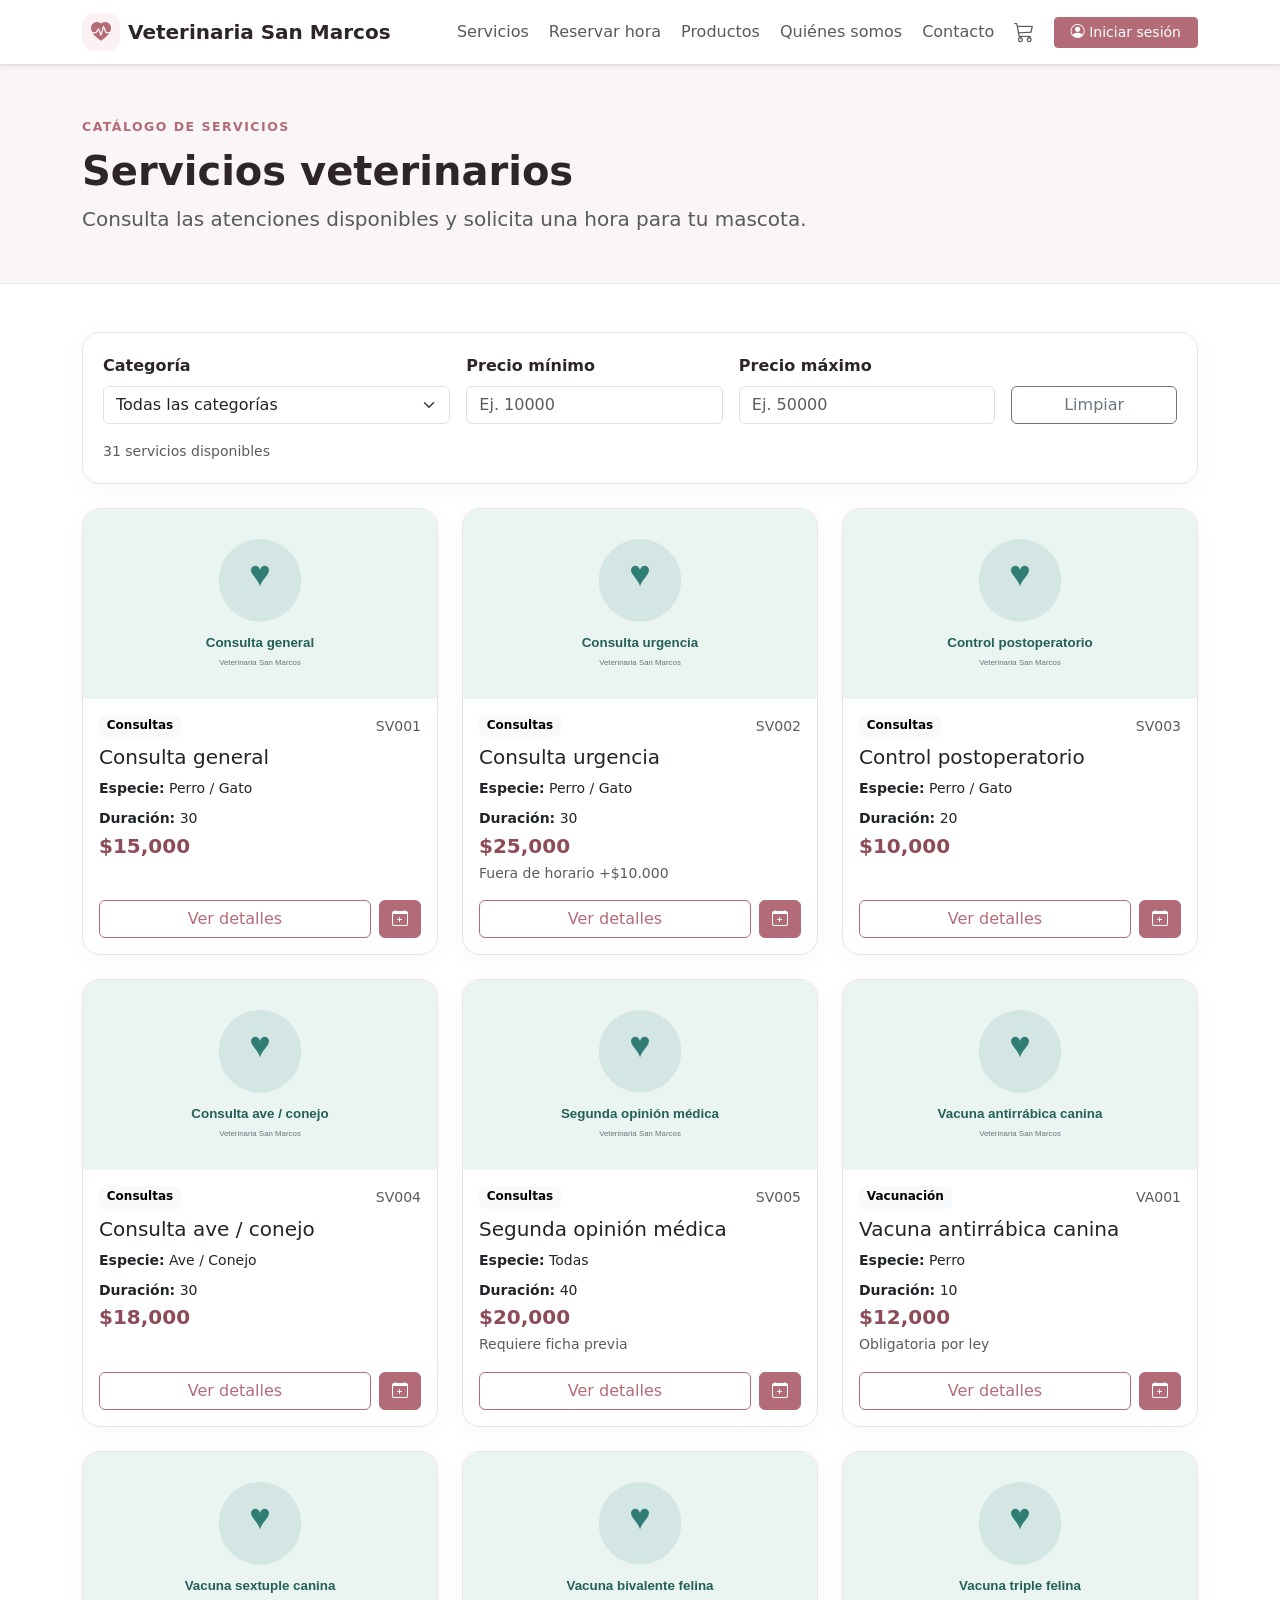
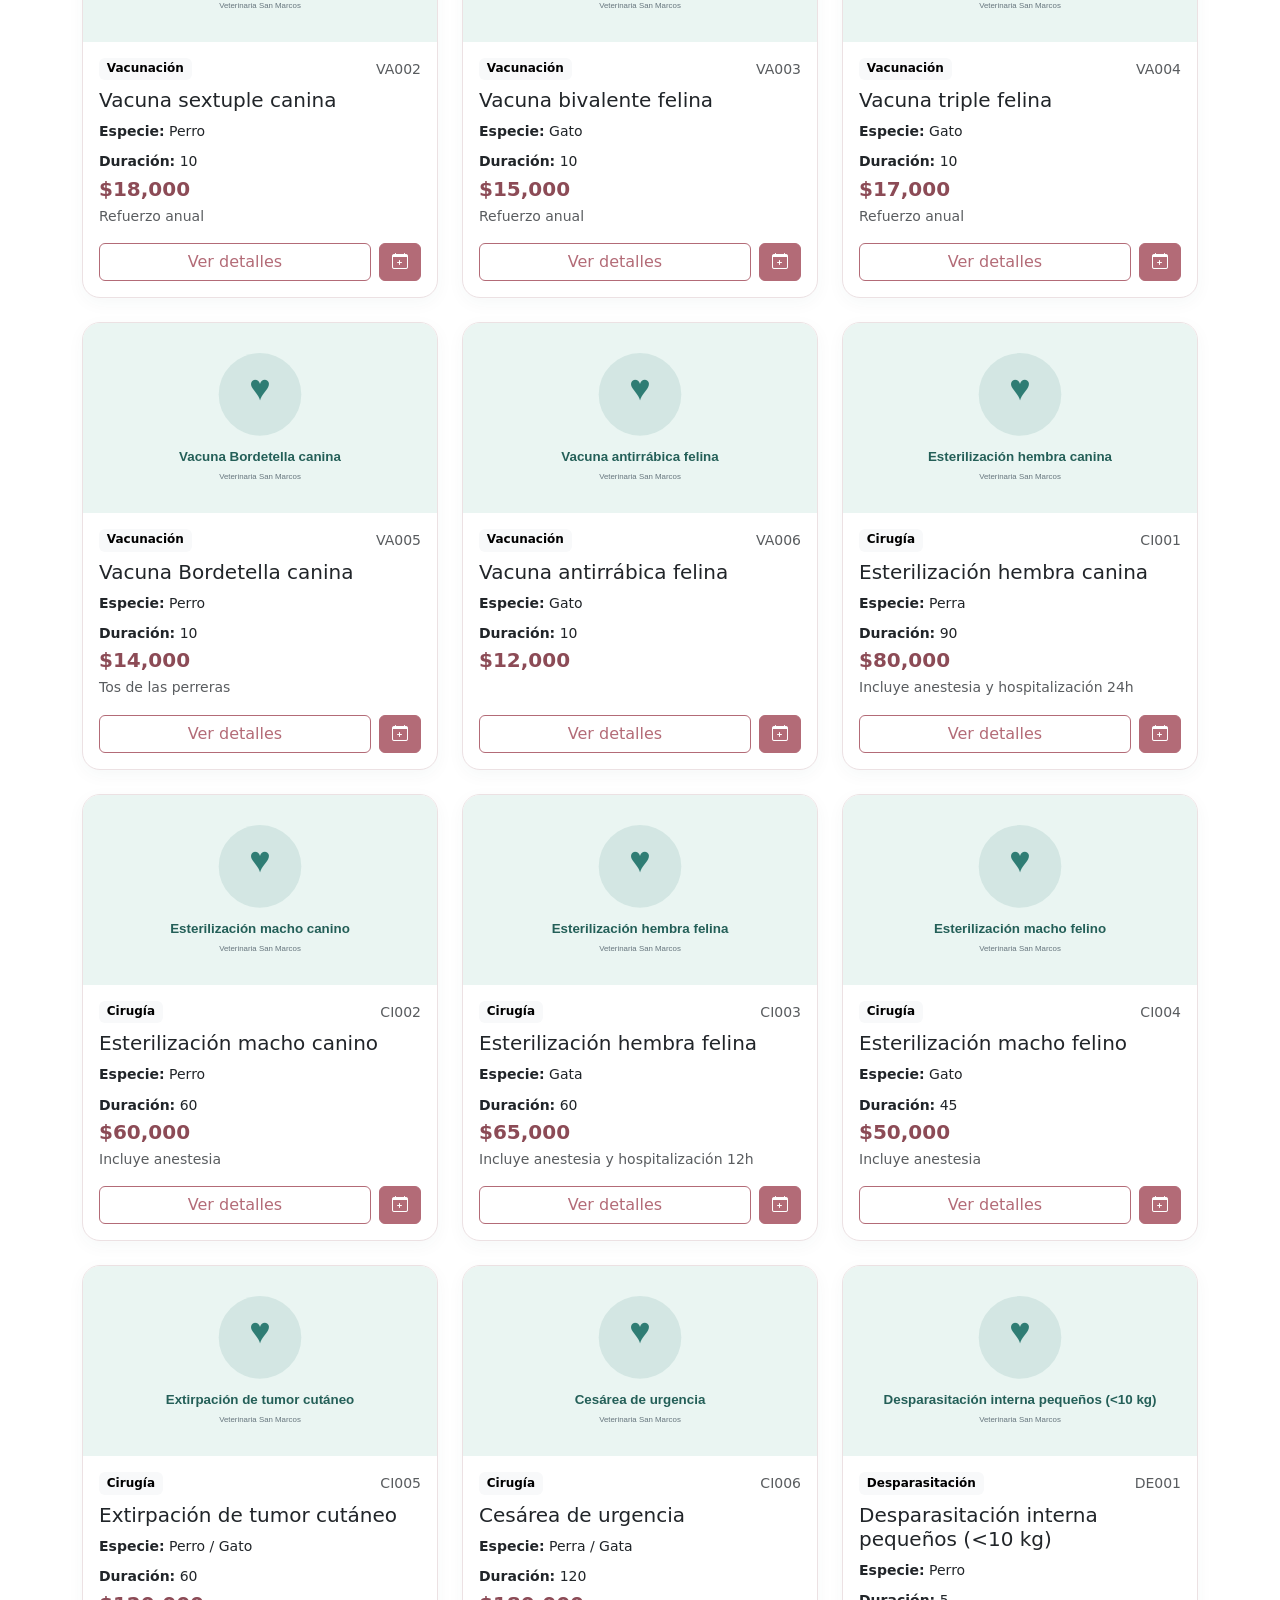
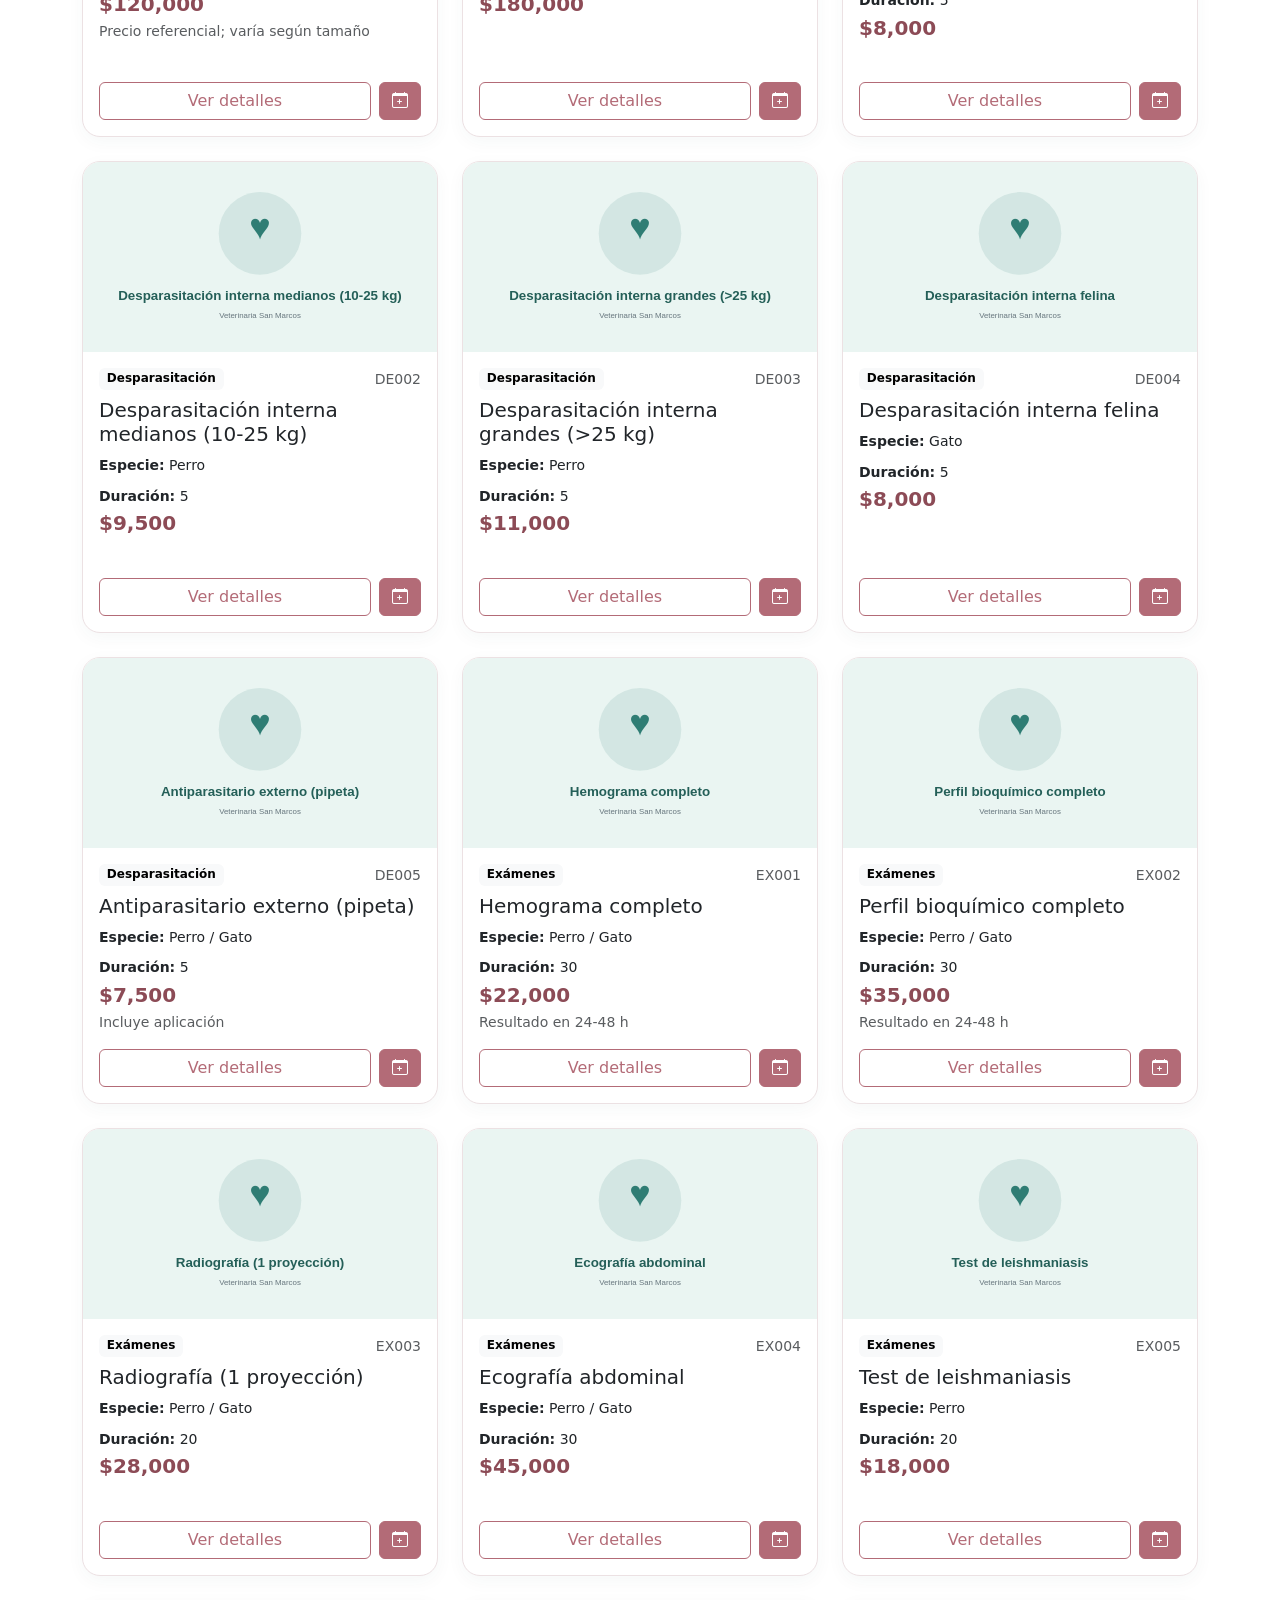
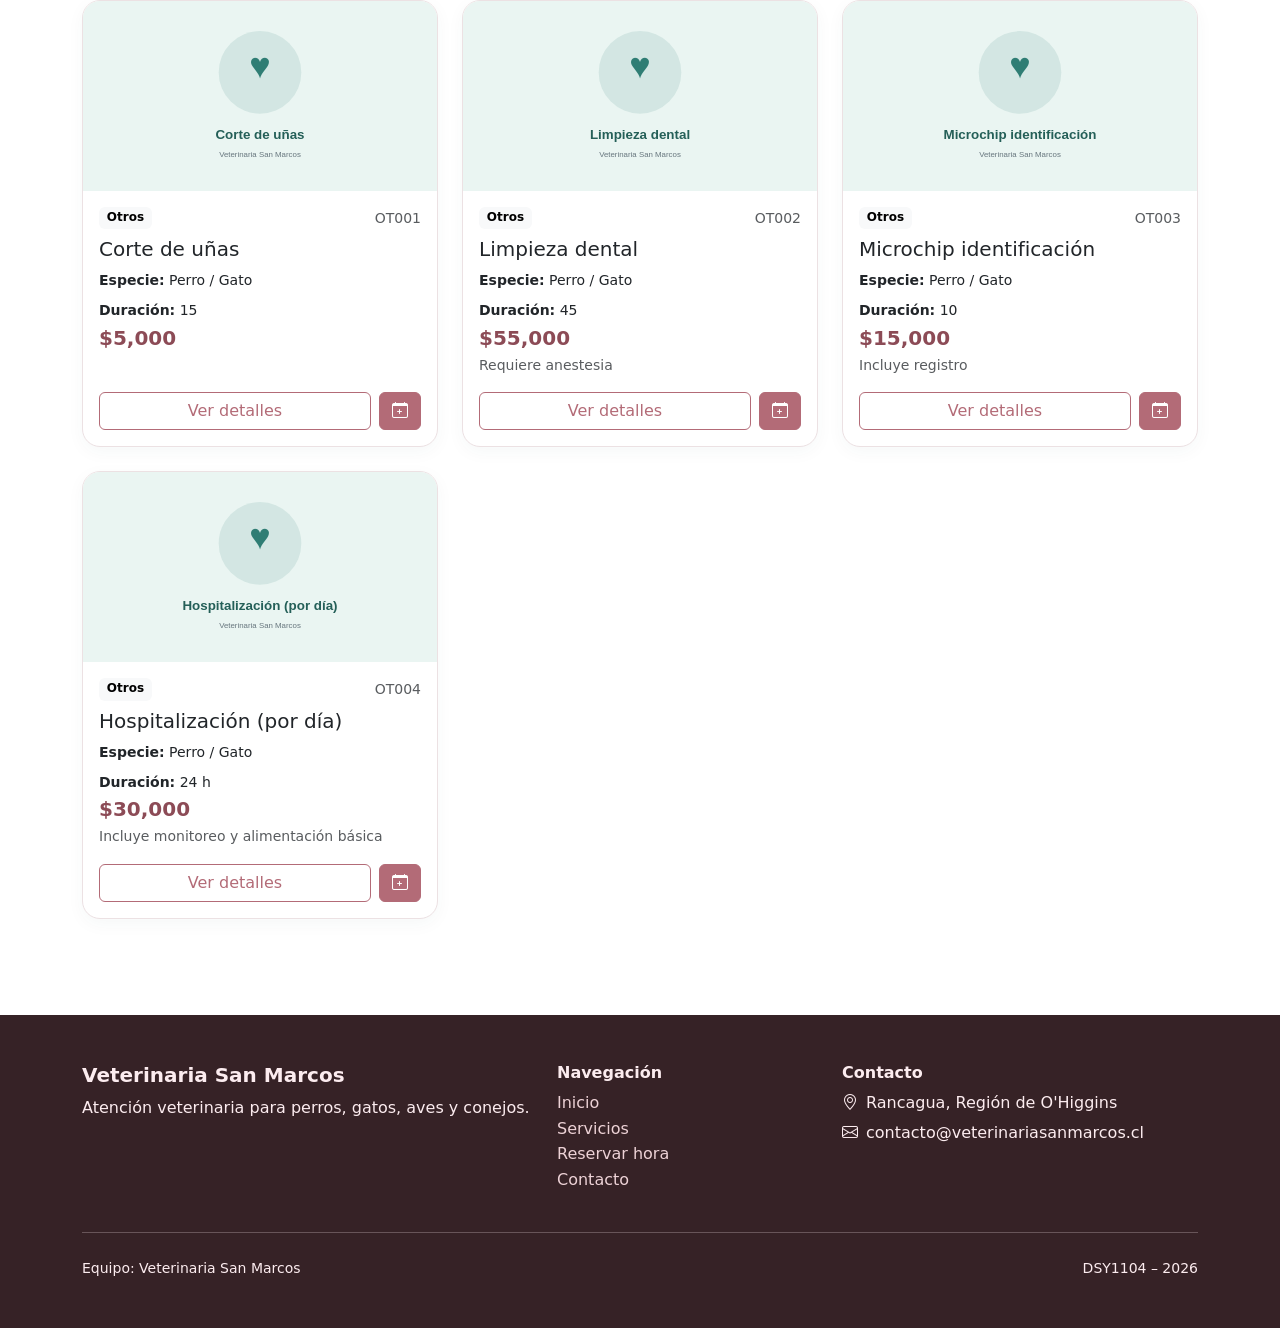
<file: pages/servicios.html>
<!DOCTYPE html>
<html lang="es">
<head>
    <meta charset="utf-8"/>
    <meta content="width=device-width, initial-scale=1" name="viewport"/>
    <meta content="Veterinaria San Marcos - Sistema de reservas y servicios veterinarios" name="description"/>
    <title>Servicios | Veterinaria San Marcos</title>
    <link href="https://cdn.jsdelivr.net/npm/bootstrap@5.3.3/dist/css/bootstrap.min.css" rel="stylesheet"/>
    <link href="https://cdn.jsdelivr.net/npm/bootstrap-icons@1.11.3/font/bootstrap-icons.min.css" rel="stylesheet"/>
    <link href="../css/styles.css" rel="stylesheet"/>
    <script src="https://cdn.jsdelivr.net/npm/bootstrap@5.3.3/dist/js/bootstrap.bundle.min.js"></script>
    <script src="../js/datos.js" defer></script>
    <script src="../js/storage.js" defer></script>
    <script src="../js/userActivo.js" defer></script>
    <script src="../js/carrito.js" defer></script>
    <script src="../js/servicios.js" defer></script>
</head>
<body>
    <header class="site-header">
        <nav aria-label="Navegación principal" class="navbar navbar-expand-lg navbar-light bg-white border-bottom shadow-sm">
            <div class="container">
                <a class="navbar-brand d-flex align-items-center gap-2 fw-bold" href="../../index.html">
                    <span aria-hidden="true" class="brand-icon"><i class="bi bi-heart-pulse-fill"></i></span>
                    <span>Veterinaria San Marcos</span>
                </a>
                <input aria-label="Abrir menú de navegación" class="nav-toggle" id="navToggle" type="checkbox"/>
                <label aria-hidden="true" class="nav-toggle-label d-lg-none" for="navToggle">
                    <span></span><span></span><span></span>
                </label>
                <div class="navbar-collapse custom-collapse" id="mainNavigation">
                    <ul class="navbar-nav ms-auto align-items-lg-center gap-lg-1">
                        <li class="nav-item"><a class="nav-link" href="servicios.html">Servicios</a></li>
                        <li class="nav-item"><a class="nav-link" href="reservar.html">Reservar hora</a></li>
                        <li class="nav-item"><a class="nav-link" href="productos.html">Productos</a></li>
                        <li class="nav-item"><a class="nav-link" href="quienes-somos.html">Quiénes somos</a></li>
                        <li class="nav-item"><a class="nav-link" href="contacto.html">Contacto</a></li>
                        
                        <li class="nav-item">
                            <a class="nav-link position-relative" href="#" data-bs-toggle="offcanvas" data-bs-target="#offcanvasCarrito" aria-controls="offcanvasCarrito">
                                <i class="bi bi-cart3 fs-5" id="iconoCarritoNav"></i>
                                <span class="position-absolute top-25 start-75 translate-middle badge rounded-pill bg-danger" id="badgeContadorCarrito">
                                    0
                                </span>
                            </a>
                        </li>
                        
                        <li class="nav-item ms-lg-2 dropdown">
                            <a class="btn btn-primary btn-sm px-3 dropdown-toggle"
                            href="login.html"
                            id="btnLoginNav"
                            role="button"
                            data-bs-toggle="dropdown"
                            aria-expanded="false">
                                <i class="bi bi-person-circle me-1"></i> Iniciar sesión
                            </a>

                            <ul class="dropdown-menu dropdown-menu-end" aria-labelledby="btnLoginNav">
                                <li>
                                    <a class="dropdown-item" href="mis-reservas.html">
                                        <i class="bi bi-calendar-check me-2"></i> Mis reservas
                                    </a>
                                </li>

                                <li>
                                    <a class="dropdown-item" href="mis-compras.html">
                                        <i class="bi bi-bag-check me-2"></i> Mis compras
                                    </a>
                                </li>

                                <li><hr class="dropdown-divider"></li>

                                <li>
                                    <a class="dropdown-item" href="#" id="btnCerrarSesion">
                                        <i class="bi bi-box-arrow-right me-2"></i> Cerrar sesión
                                    </a>
                                </li>
                            </ul>
                        </li>
                    </ul>
                </div>
            </div>
        </nav>
    </header>
    <main>
        <section class="page-hero">
            <div class="container py-5">
                <span class="eyebrow">Catálogo de servicios</span>
                <h1 class="display-6 fw-bold mt-2">Servicios veterinarios</h1>
                <p class="lead text-muted mb-0">Consulta las atenciones disponibles y solicita una hora para tu mascota.</p>
            </div>
        </section>
        <section class="py-5">
            <div class="container">
                <div class="filter-panel mb-4">
                    <div class="row g-3 align-items-end">
                        <div class="col-md-4">
                            <label class="form-label fw-semibold" for="filtroCategoriaServicio">Categoría</label>
                            <select class="form-select" id="filtroCategoriaServicio">
                                <option value="">Todas las categorías</option>
                            </select>
                        </div>
                        <div class="col-md-3">
                            <label class="form-label fw-semibold" for="filtroPrecioMinServicio">Precio mínimo</label>
                            <input class="form-control" id="filtroPrecioMinServicio" min="0" placeholder="Ej. 10000" type="number"/>
                        </div>
                        <div class="col-md-3">
                            <label class="form-label fw-semibold" for="filtroPrecioMaxServicio">Precio máximo</label>
                            <input class="form-control" id="filtroPrecioMaxServicio" min="0" placeholder="Ej. 50000" type="number"/>
                        </div>
                        <div class="col-md-2">
                            <button class="btn btn-outline-secondary w-100" id="btnLimpiarFiltrosServicios" type="button">Limpiar</button>
                        </div>
                    </div>
                    <div aria-live="polite" class="small text-muted mt-3" id="resultadoFiltroServicios">Servicios disponibles</div>
                </div>
                <div class="row row-cols-1 row-cols-md-2 row-cols-xl-3 g-4" id="catalogoServicios">
                    <!-- Las tarjetas se crearán dinámicamente con JavaScript a partir de los datos guardados en LocalStorage. -->
                </div>
            </div>
        </section>
    </main>
    <footer class="site-footer mt-5">
        <div class="container py-5">
            <div class="row g-4">
                <div class="col-lg-5">
                    <h2 class="h5 fw-bold">Veterinaria San Marcos</h2>
                    <p class="mb-0">Atención veterinaria para perros, gatos, aves y conejos.</p>
                </div>
                <div class="col-sm-6 col-lg-3">
                    <h2 class="h6 fw-bold">Navegación</h2>
                    <ul class="list-unstyled footer-links">
                        <li><a href="../index.html">Inicio</a></li>
                        <li><a href="servicios.html">Servicios</a></li>
                        <li><a href="reservar.html">Reservar hora</a></li>
                        <li><a href="contacto.html">Contacto</a></li>
                    </ul>
                </div>
                <div class="col-sm-6 col-lg-4">
                    <h2 class="h6 fw-bold">Contacto</h2>
                    <p class="mb-1"><i class="bi bi-geo-alt me-2"></i>Rancagua, Región de O'Higgins</p>
                    <p class="mb-0"><i class="bi bi-envelope me-2"></i>contacto@veterinariasanmarcos.cl</p>
                </div>
            </div>
            <hr class="my-4"/>
            <div class="small d-flex flex-column flex-md-row justify-content-between gap-2">
                <span>Equipo: Veterinaria San Marcos</span>
                <span>DSY1104 – 2026</span>
            </div>
        </div>
    </footer>
    <script src="../js/script.js"></script>
</body>
</html>
</file>
<file: css/styles.css>
:root {
  --brand: #b36b77;
  --brand-dark: #8c4b56;
  --brand-soft: #fcf2f4;
  --ink: #2e2528;
  --muted: #786b6f;
  --surface: #ffffff;
  --soft: #faf5f6;
  --border: #ece1e3;
  --shadow: 0 12px 35px rgba(92, 45, 54, 0.08);
}

* { box-sizing: border-box; }

body {
  color: var(--ink);
  background: #fff;
  font-family: system-ui, -apple-system, "Segoe UI", sans-serif;
  line-height: 1.6;
}

a { color: var(--brand); }
a:hover { color: var(--brand-dark); }

.btn-primary {
  --bs-btn-bg: var(--brand);
  --bs-btn-border-color: var(--brand);
  --bs-btn-hover-bg: var(--brand-dark);
  --bs-btn-hover-border-color: var(--brand-dark);
  --bs-btn-active-bg: var(--brand-dark);
  --bs-btn-active-border-color: var(--brand-dark);
}

.btn-outline-primary {
  --bs-btn-color: var(--brand);
  --bs-btn-border-color: var(--brand);
  --bs-btn-hover-bg: var(--brand);
  --bs-btn-hover-border-color: var(--brand);
}

.brand-icon {
  width: 38px;
  height: 38px;
  display: inline-grid;
  place-items: center;
  border-radius: 12px;
  background: var(--brand-soft);
  color: var(--brand);
}

.navbar-brand { color: var(--ink); }
.navbar-brand:hover { color: var(--brand); }
.nav-link { font-weight: 500; }
.nav-link:hover, .nav-link:focus { color: var(--brand); }

.nav-toggle { display: none; }
.nav-toggle-label { cursor: pointer; width: 42px; height: 42px; padding: 10px; }
.nav-toggle-label span { display: block; height: 2px; margin: 5px 0; background: var(--ink); transition: .2s; }
.custom-collapse { display: flex; }

.hero-section {
  background:
    radial-gradient(circle at 90% 20%, rgba(179,107,119,.15), transparent 35%),
    linear-gradient(135deg, #fdf8f9 0%, #fff 60%);
}

.hero-card {
  min-height: 310px;
  border-radius: 28px;
  background: linear-gradient(145deg, #b36b77 0%, #9e5a66 100%);
  color: #fff;
  padding: 3rem;
  display: flex;
  flex-direction: column;
  justify-content: center;
  box-shadow: var(--shadow);
}

.hero-card-icon {
  font-size: 4rem;
  margin-bottom: 1rem;
}

.eyebrow {
  color: var(--brand);
  text-transform: uppercase;
  letter-spacing: .12em;
  font-size: .78rem;
  font-weight: 800;
}

.section-heading { max-width: 700px; }

.bg-soft { background: var(--soft); }

.page-hero {
  background: var(--soft);
  border-bottom: 1px solid var(--border);
}

.service-card,
.product-card {
  border: 1px solid var(--border);
  border-radius: 18px;
  overflow: hidden;
  box-shadow: 0 5px 18px rgba(32, 70, 66, .04);
  transition: transform .2s ease, box-shadow .2s ease;
}

.service-card:hover,
.product-card:hover {
  transform: translateY(-4px);
  box-shadow: var(--shadow);
}

.catalog-image {
  height: 190px;
  object-fit: cover;
  background: var(--brand-soft);
}

.price { color: var(--brand-dark); }

.filter-panel,
.form-section,
.summary-card,
.info-panel,
.auth-card,
.detail-card {
  border: 1px solid var(--border);
  border-radius: 18px;
  background: var(--surface);
  box-shadow: 0 5px 22px rgba(32, 70, 66, .04);
}

.filter-panel { padding: 1.25rem; }
.form-section { padding: 1.5rem; }
.summary-card { padding: 1.5rem; }
.info-panel { padding: 2rem; }
.detail-card { overflow: hidden; }

.detail-image {
  width: 100%;
  height: 100%;
  min-height: 420px;
  object-fit: cover;
  background: var(--brand-soft);
}

.detail-meta {
  height: 100%;
  display: flex;
  align-items: flex-start;
  gap: .75rem;
  padding: 1rem;
  background: var(--soft);
  border-radius: 12px;
}

.detail-meta > i { color: var(--brand); font-size: 1.25rem; }
.detail-meta span { display: flex; flex-direction: column; gap: .15rem; }
.detail-meta small { color: var(--muted); }
.detail-meta strong { font-size: .95rem; }

.process-list {
  list-style: none;
  padding: 0;
  margin: 0;
  display: grid;
  gap: 1rem;
}

.process-list li {
  display: flex;
  align-items: flex-start;
  gap: 1rem;
  padding: 1rem;
  border-radius: 14px;
  background: #fff;
  border: 1px solid var(--border);
}

.process-list li > span {
  flex: 0 0 34px;
  width: 34px;
  height: 34px;
  display: grid;
  place-items: center;
  border-radius: 50%;
  background: var(--brand-soft);
  color: var(--brand-dark);
  font-weight: 800;
}

.process-list small { display: block; color: var(--muted); margin-top: .15rem; }

.map-placeholder {
  min-height: 100%;
  display: grid;
  place-items: center;
  background:
    linear-gradient(rgba(252,242,244,.92), rgba(252,242,244,.92)),
    repeating-linear-gradient(45deg, #ebd8dc 0, #ebd8dc 2px, transparent 2px, transparent 12px);
  border: 1px solid var(--border);
  border-radius: 18px;
  color: var(--brand-dark);
}

.empty-state {
  text-align: center;
  padding: 4rem 1.5rem;
  border: 1px dashed var(--border);
  border-radius: 18px;
  background: var(--soft);
}

.empty-state > i { font-size: 3rem; color: var(--brand); }

.site-footer {
  background: #362226;
  color: #fcecef;
}

.site-footer .footer-links a { color: #edd2d6; text-decoration: none; }
.site-footer .footer-links a:hover { color: #ffffff; text-decoration: underline; }

.auth-page { background: var(--soft); }
.auth-card { max-width: 500px; padding: 2rem; }
.auth-card-wide { max-width: 850px; }
.auth-icon {
  width: 64px;
  height: 64px;
  display: grid;
  place-items: center;
  margin: 0 auto;
  border-radius: 50%;
  background: var(--brand-soft);
  color: var(--brand);
  font-size: 2rem;
}

.quantity-input { max-width: 110px; }

@media (max-width: 991.98px) {
  .custom-collapse {
    display: none;
    width: 100%;
    padding-top: 1rem;
  }

  .nav-toggle:checked ~ .custom-collapse { display: block; }
  .nav-toggle-label { display: block; }

  .nav-toggle:checked + .nav-toggle-label span:nth-child(1) { transform: translateY(7px) rotate(45deg); }
  .nav-toggle:checked + .nav-toggle-label span:nth-child(2) { opacity: 0; }
  .nav-toggle:checked + .nav-toggle-label span:nth-child(3) { transform: translateY(-7px) rotate(-45deg); }

  .hero-card { min-height: 240px; padding: 2rem; }
}

@media (max-width: 575.98px) {
  .hero-section h1 { font-size: 2.35rem; }
  .detail-image { min-height: 280px; }
  .auth-card { padding: 1.25rem; }
}

.scale-up {
    transform: scale(1.3);
    transition: transform 0.2s ease-in-out;
}
</file>
